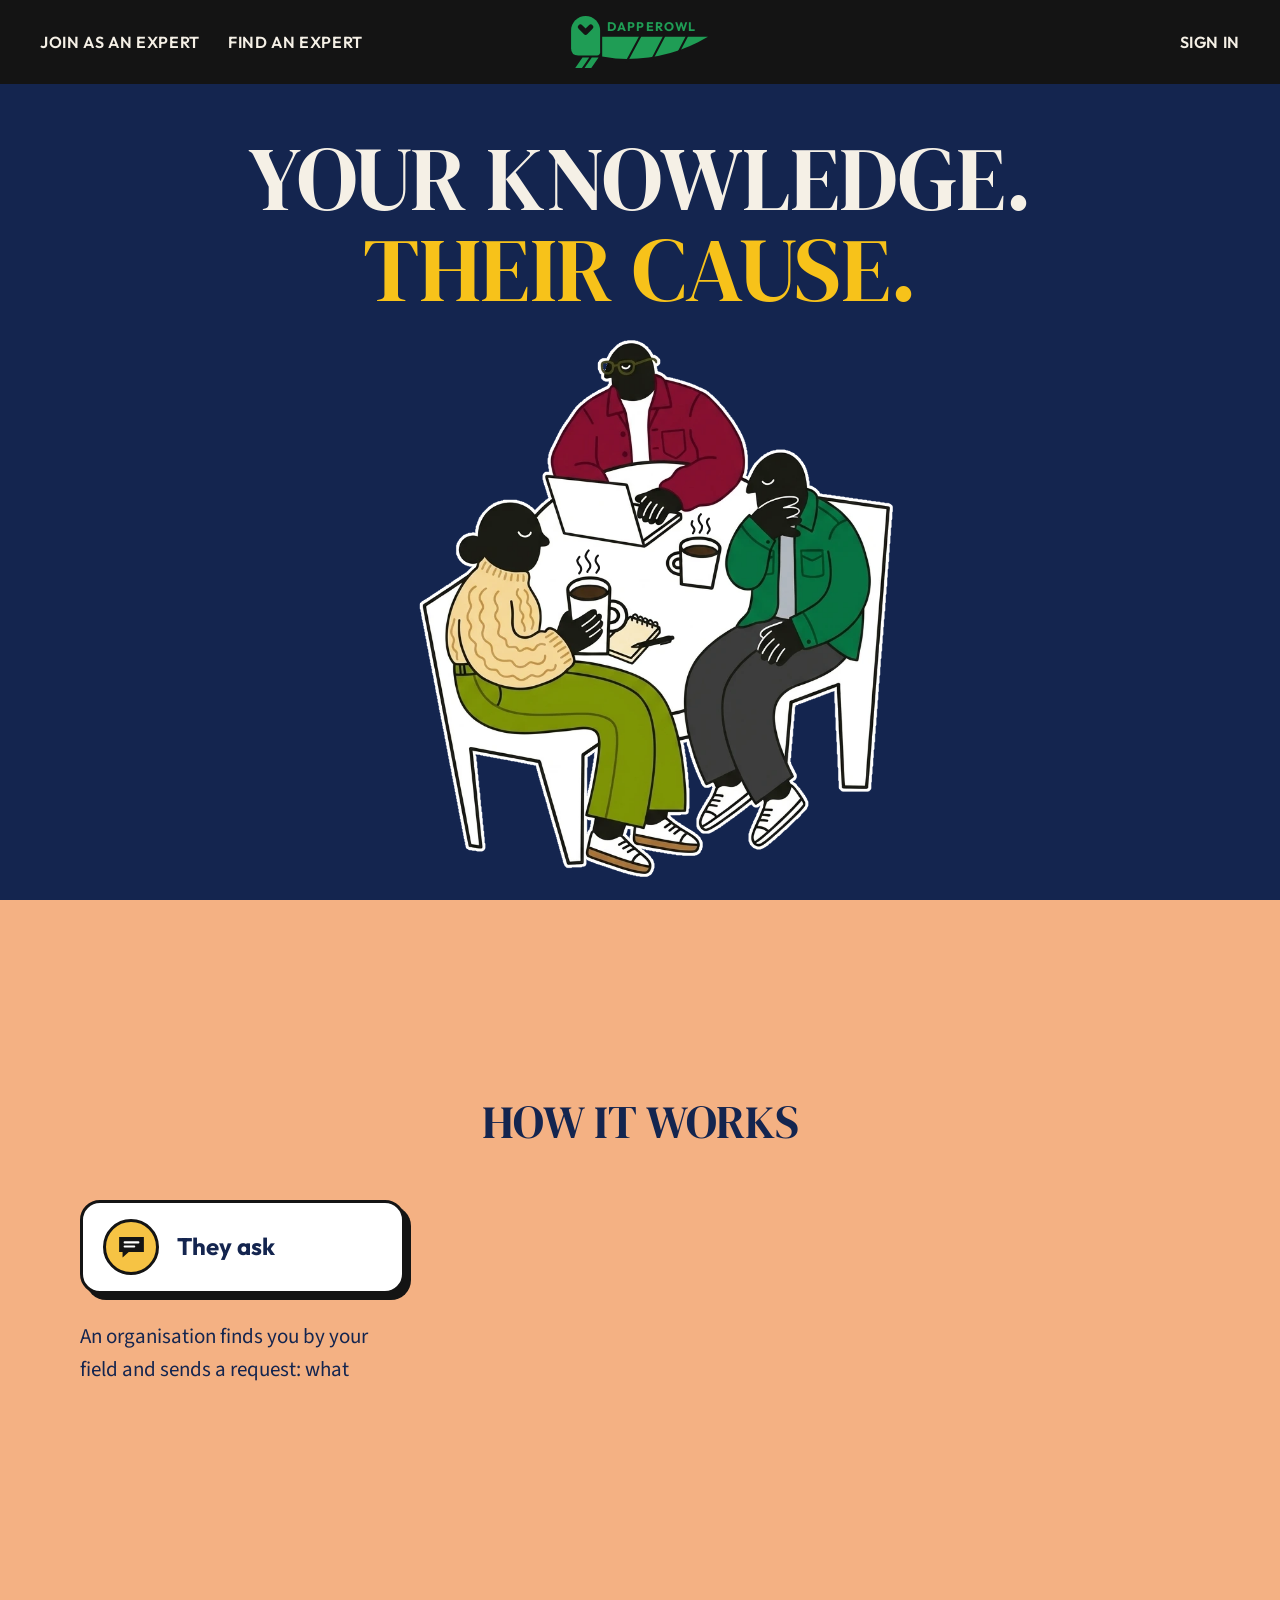
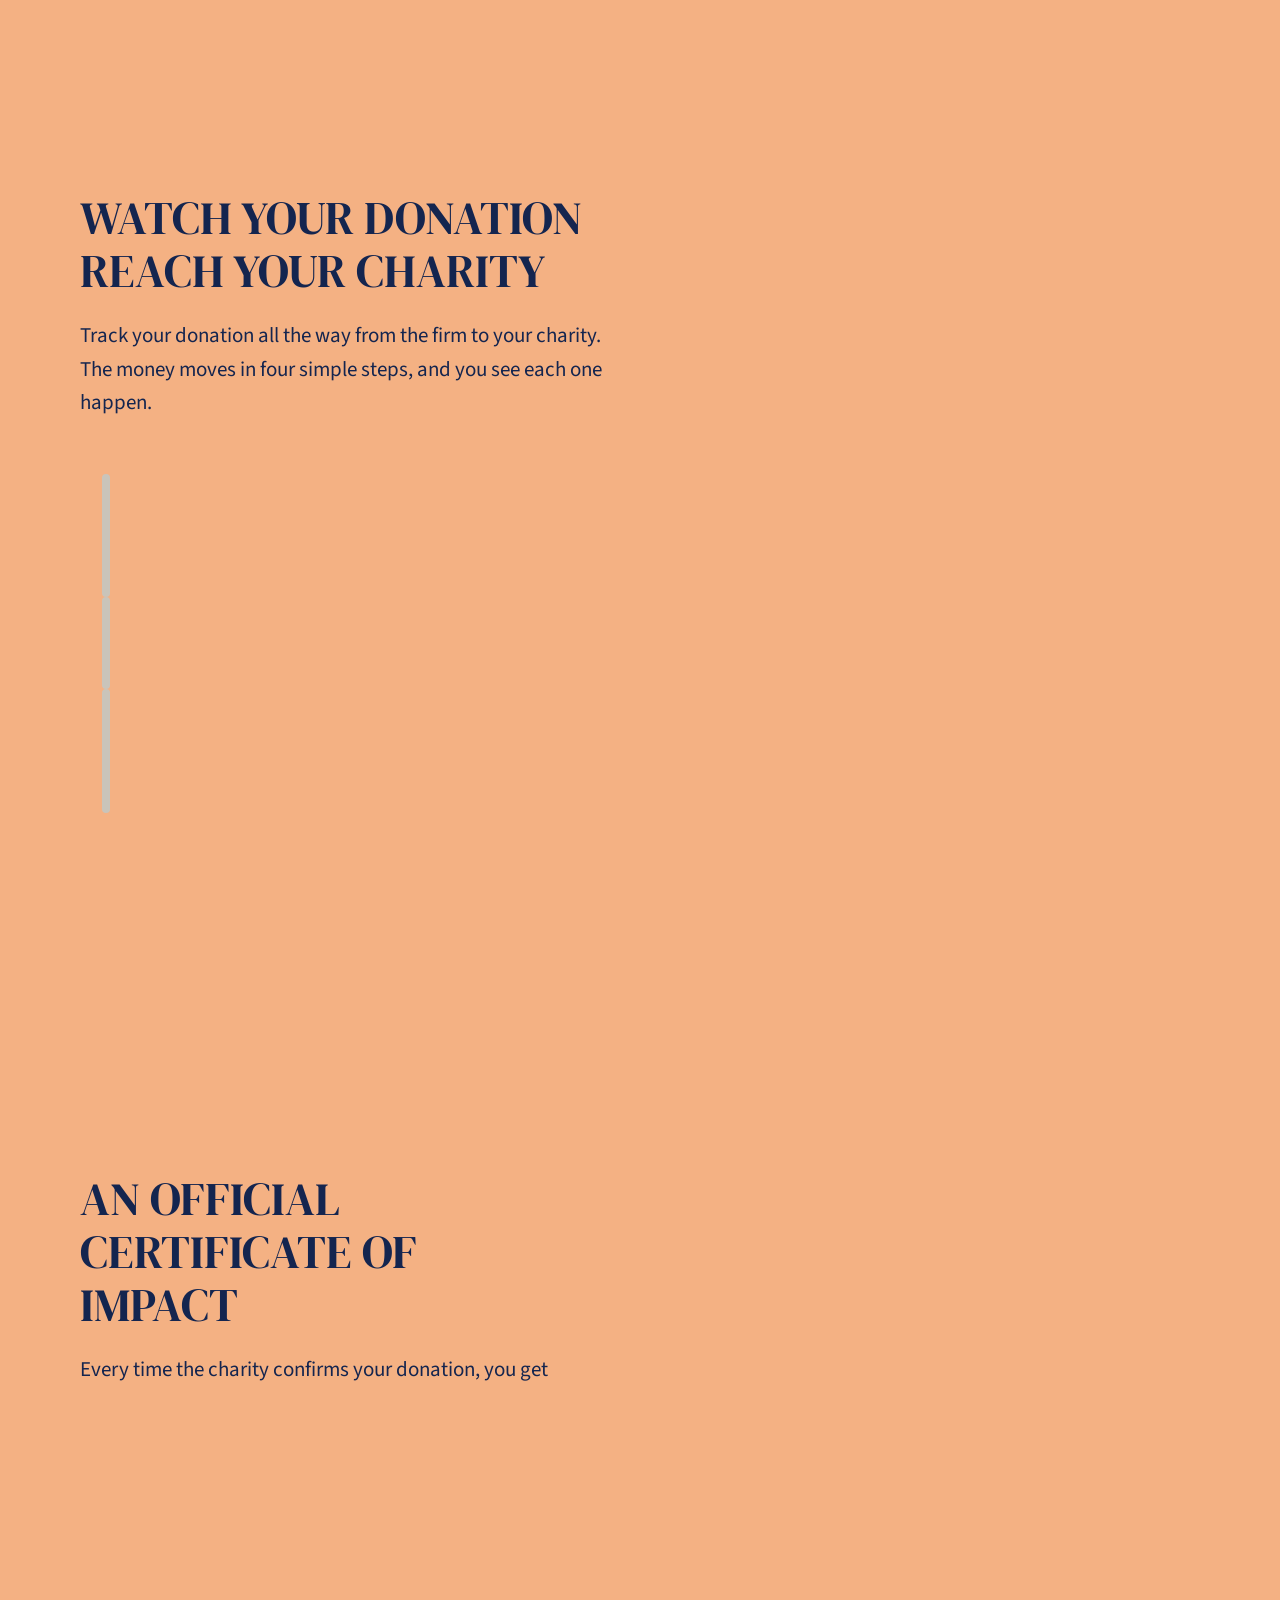
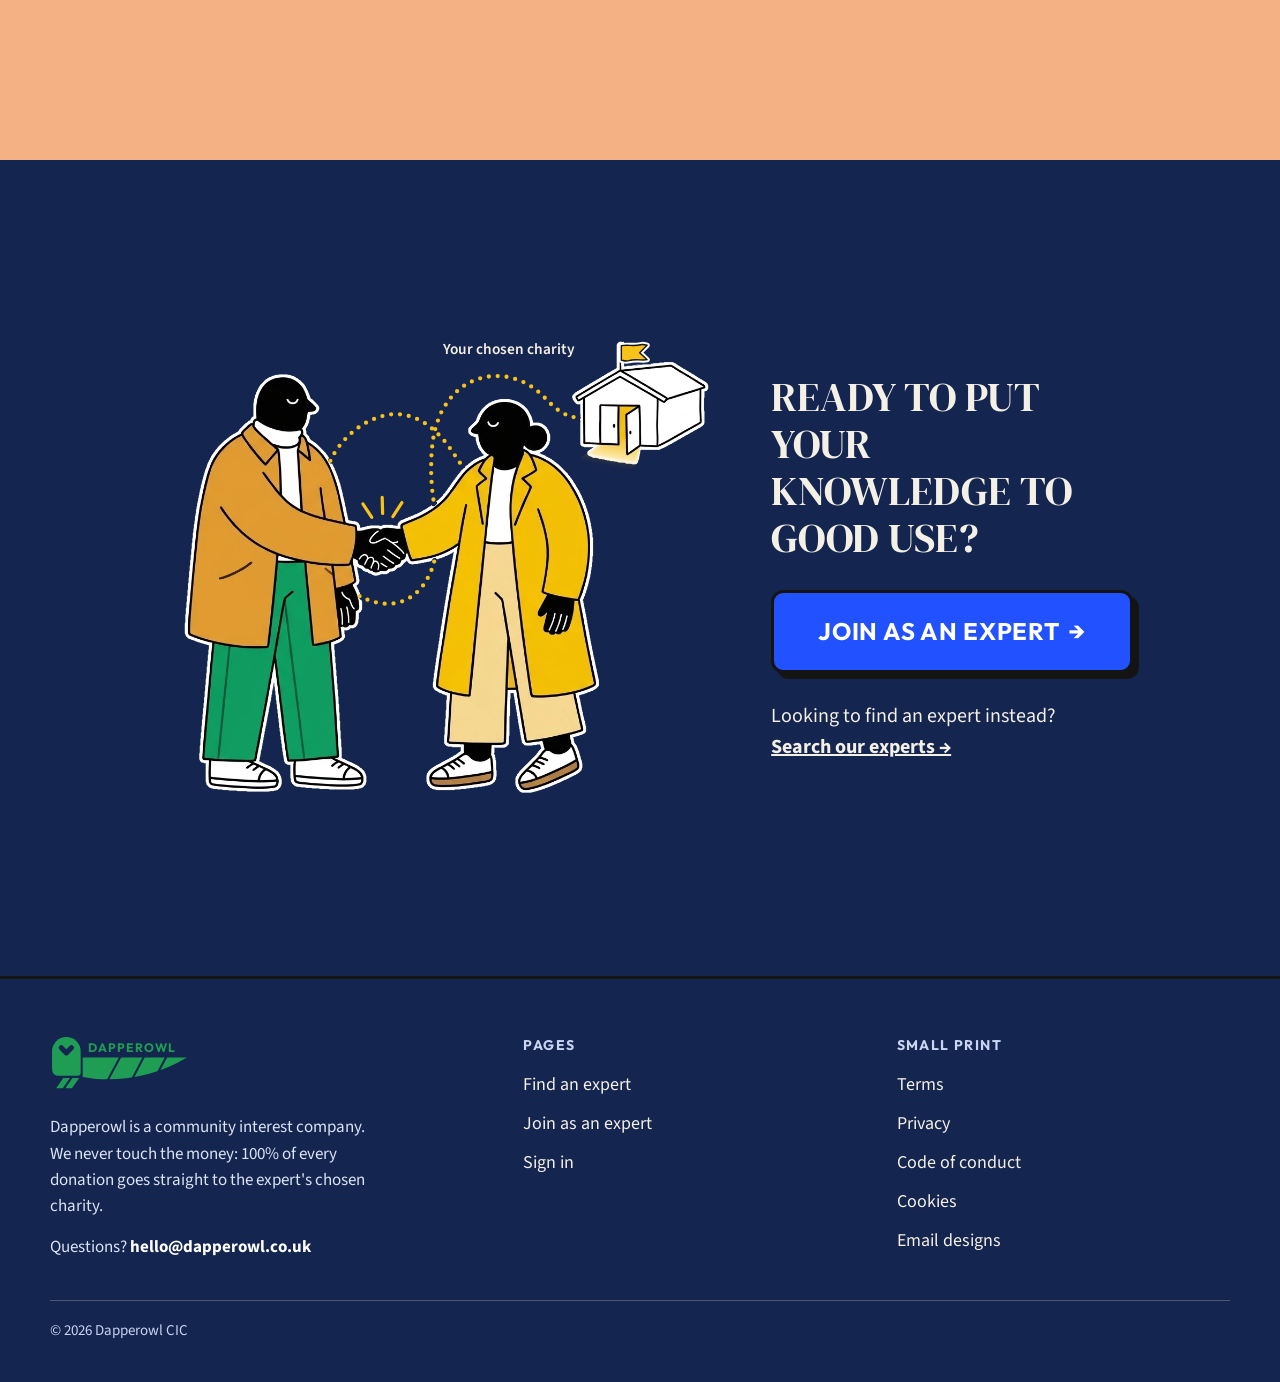
<file: index.html>
<!doctype html>
<html lang="en"><head><meta charset="utf-8"><meta name="viewport" content="width=device-width, initial-scale=1">
<meta property="og:title" content="Dapperowl: Specialise for charity">
<meta property="og:description" content="Experts share their knowledge; firms donate 100% to the expert’s chosen charity.">
<meta property="og:url" content="https://luke-w-l-m.github.io/dapperowl-prototype/">
<meta property="og:type" content="website">
<meta property="og:image" content="https://luke-w-l-m.github.io/dapperowl-prototype/og-image.png?v=2">
<meta property="og:image:width" content="1200">
<meta property="og:image:height" content="627">
<meta property="og:image:alt" content="Specialise for charity: three people talking over coffee at a round table">
<meta name="twitter:card" content="summary_large_image">
<meta name="twitter:title" content="Dapperowl: Specialise for charity">
<meta name="twitter:description" content="Experts share their knowledge; firms donate 100% to the expert’s chosen charity.">
<meta name="twitter:image" content="https://luke-w-l-m.github.io/dapperowl-prototype/og-image.png?v=2">
<meta name="twitter:image:alt" content="Specialise for charity: three people talking over coffee at a round table"><title>Dapperowl</title>
<title>Dapperowl Prototype</title>
<meta name="claude:viewport-fit-sides" content="cover">
<link rel="stylesheet" href="https://fonts.googleapis.com/css2?family=DM+Serif+Display&family=Outfit:wght@600;700&family=Source+Sans+3:wght@400;600;700&display=swap">
<link rel="stylesheet" href="styles.css">
<style>
/* Layout: a sequence of full-width colour bands taken from the drawing's clothes (cream, burgundy, olive, cream, cobalt, navy), joined by soft wavy edges. Big DM Serif headings sit on chunky outlined colour blobs; three small black-figure drawings; tilted cards with hard shadows. */
:root{ --sec:clamp(72px,10vw,128px); --artw:min(80vw,1000px); --spill:calc(var(--artw) * .14); /* image bottom has ~8% empty space, so the drawing itself spills ~6% */ --trk:#F6C344; --trktext:#14254F; --olive:#5E6B33; --burg:#7A1F2B; --cream:#F5F0E6; --sun:#F6C344; }
body{font-size:20px}
.band{position:relative;padding-block:var(--sec)}
.band .inner{position:relative;z-index:1}

/* headings with a blob behind */
.hd{text-align:center;margin:0 auto;font-family:var(--head);font-weight:400;font-size:clamp(40px,5.4vw,80px);line-height:1.28;text-transform:uppercase;max-width:20ch;color:var(--navy)}

/* Poster hero (30 Oct): cobalt band, huge two-line headline, one sentence, the table drawing big and spilling over the wavy edge */
.phero{position:relative;z-index:2;background:var(--navy);color:var(--cream);text-align:center;padding-top:clamp(56px,7vw,96px);padding-bottom:0}
.phero .inner{display:flex;flex-direction:column;align-items:center}
.ptitle{margin:0;font-family:var(--head);font-weight:400;text-transform:uppercase;line-height:1.02;font-size:clamp(32px,9.2vw,146px);letter-spacing:-.005em}
.ptitle span{display:block;white-space:nowrap}
.ptitle .l1{color:var(--cream)}.ptitle .l2{color:#F7C21A}
.part{position:relative;z-index:3;width:var(--artw);margin-top:calc(var(--artw) * -0.085);margin-bottom:calc(var(--spill) * -1)} /* the image has ~10% empty space above the figures */
.part picture,.part .hero-art{display:block;width:100%;height:auto;aspect-ratio:1/1}
.psteam{position:absolute;inset:0;width:100%;height:100%;overflow:visible;pointer-events:none}
.stm{transform-box:view-box}
.psteam .sw-under{stroke:#fff;stroke-width:8.25} /* thin white outline, matching the drawing */
@media (prefers-reduced-motion:no-preference){
  .stm{animation:steam 3s ease-in-out infinite}
  .stm2{animation-delay:-1.2s}
  .ptitle .l1,.ptitle .l2,.psub{animation:rise .8s cubic-bezier(.2,.7,.2,1) both}
  .ptitle .l2{animation-delay:.25s}
  .psub{animation-delay:.55s}
  .part{animation:settle 1s cubic-bezier(.2,.7,.2,1) .8s both}
}
@keyframes steam{0%{opacity:0;transform:translateY(8px)}30%{opacity:1}70%{opacity:.85}100%{opacity:0;transform:translateY(-16px)}}
@keyframes rise{from{opacity:0;transform:translateY(34px)}to{opacity:1;transform:none}}
@keyframes settle{from{opacity:0;transform:translateY(40px) scale(.97)}to{opacity:1;transform:none}}


.stmt{margin:0;font-family:var(--body);font-weight:700;font-size:clamp(22px,1.9vw,26px);line-height:1.6;max-width:52ch;color:var(--navy)}
.wsteps{list-style:none;margin:0;padding:0;display:flex;align-items:stretch;justify-content:center;gap:16px;flex-wrap:wrap}
.wsteps li:not(.arr){background:#fff;border:3px solid var(--ink);border-radius:20px;box-shadow:6px 6px 0 var(--ink);padding:24px 22px;display:flex;flex-direction:column;align-items:center;gap:10px;width:250px}
.wsteps .wi{width:76px;height:76px;border-radius:50%;background:var(--sun);border:3px solid var(--ink);display:grid;place-items:center}
.wsteps .wi svg{width:44px;height:44px}
.wsteps b{font-family:var(--ui);font-size:22px}
.wsteps span:not(.wi){font-size:17px;line-height:1.4}
.wsteps .arr{align-self:center;font-family:var(--ui);font-weight:700;font-size:36px;color:var(--navy)}
@media (max-width:900px){.wsteps .arr{transform:rotate(90deg);width:100%;text-align:center}.wsteps li:not(.arr){width:min(100%,340px)}}

.trk-head{position:relative;display:flex;flex-direction:column;align-items:center;justify-content:center;text-align:center;min-height:330px}
.trk-head .hd{position:relative;z-index:1}
/* keep the headline readable over the drifting charity names: a soft fade in the band's own yellow, no visible shape */
.trk-head .hd::after{content:"";position:absolute;inset:-34px -64px;z-index:-1;background:radial-gradient(closest-side,var(--trk) 72%,rgba(246,195,68,0));pointer-events:none}
.rows{position:absolute;top:50%;left:50%;width:100vw;transform:translate(-50%,-50%);display:flex;flex-direction:column;gap:18px;z-index:0;pointer-events:none;-webkit-mask-image:linear-gradient(90deg,transparent,#000 18%,#000 82%,transparent);mask-image:linear-gradient(90deg,transparent,#000 18%,#000 82%,transparent)}
.row{overflow:hidden}
.row .track{display:flex;gap:64px;width:max-content}
.row span{font-family:var(--head);font-size:clamp(26px,2.6vw,38px);line-height:1.2;color:var(--navy);opacity:.26;white-space:nowrap;position:relative}
.row span::after{content:'';position:absolute;right:-37px;top:50%;width:10px;height:10px;margin-top:-5px;border-radius:50%;background:var(--navy)}
.row.rtl .track{animation:rtl 60s linear infinite}
.row.ltr .track{animation:ltr 70s linear infinite}
.row:nth-child(3).ltr .track{animation-duration:54s}
@keyframes rtl{from{transform:translateX(0)}to{transform:translateX(-50%)}}
@keyframes ltr{from{transform:translateX(-50%)}to{transform:translateX(0)}}
.marq-note{margin:0;border:3px dashed var(--navy);color:var(--navy);border-radius:18px;padding:22px 24px;font-size:19px;line-height:1.45;opacity:.9}
.marq-note span{display:block;font-family:var(--ui);font-weight:700;font-size:14px;letter-spacing:.1em;text-transform:uppercase;margin-bottom:6px;opacity:.75}
.marq{display:flex;flex-direction:column;gap:14px;min-width:0}
.marq-lab{font-family:var(--ui);font-weight:600;font-size:14px;letter-spacing:.12em;text-transform:uppercase;color:rgba(245,240,230,.7)}
.marq-win{overflow:hidden;-webkit-mask-image:linear-gradient(90deg,transparent,#000 14%,#000 86%,transparent);mask-image:linear-gradient(90deg,transparent,#000 14%,#000 86%,transparent)}
.marq-track{display:flex;gap:56px;width:max-content;animation:marq 38s linear infinite}
.marq:hover .marq-track{animation-play-state:paused}
.marq-track span{font-family:var(--head);font-size:28px;line-height:1.1;color:var(--cream);opacity:.78;white-space:nowrap;mix-blend-mode:screen}
@keyframes marq{to{transform:translateX(calc(-50% - 28px))}}
.trk-wrap{display:grid;grid-template-columns:minmax(0,1fr) min(340px,30%);gap:36px;align-items:center;margin-top:48px}
.trk-wrap .ot{box-shadow:7px 7px 0 var(--ink)}
/* Send drawing (30 Oct): two aligned frames stacked; hovering for ~2.2s, pressed for ~0.5s, loop ~3s */
.send{position:relative;width:100%;max-width:340px;aspect-ratio:487/693;justify-self:center}
.send .sf,.send .sf img,.send .sword{position:absolute;inset:0;width:100%;height:100%;display:block}
.send .sf2{opacity:1}.send .sf1{opacity:0}
/* the sleeve is cut off at the picture's top and right edges: fade those edges into the band */
.send .sf{
  --fade-top:linear-gradient(to bottom,transparent 0,#000 8%);
  --fade-right:linear-gradient(to left,transparent 0,#000 8%); /* only beside the sleeve (top 44%), so the burst lines lower down stay crisp */
  -webkit-mask-image:var(--fade-top),var(--fade-right),linear-gradient(#000,#000);
  -webkit-mask-size:100% 100%,100% 44%,100% 57%;-webkit-mask-position:0 0,0 0,0 100%;-webkit-mask-repeat:no-repeat;
  -webkit-mask-composite:source-in,source-over;
  mask-image:var(--fade-top),var(--fade-right),linear-gradient(#000,#000);
  mask-size:100% 100%,100% 44%,100% 57%;mask-position:0 0,0 0,0 100%;mask-repeat:no-repeat;
  mask-composite:intersect,add}
.sword text{font-family:'DM Serif Display',Georgia,serif;font-size:84px;fill:#141414;letter-spacing:2px}
.sword-g{transform-box:view-box;transform-origin:140px 152px}
@media (prefers-reduced-motion:no-preference){
  .send .sf1{opacity:1;animation:sf1 3s step-end infinite}
  .send .sf2{opacity:0;animation:sf2 3s step-end infinite}
  .sword-g{animation:sword 3s ease-in-out infinite}
}
@keyframes sf1{0%{opacity:1}73.3%{opacity:0}90%{opacity:1}}
@keyframes sf2{0%{opacity:0}73.3%{opacity:1}90%{opacity:0}}
@keyframes sword{0%,73.3%,90%,100%{transform:scale(1)}80%{transform:scale(1.06)}}

.tilt{transition:transform .35s ease, box-shadow .35s ease;will-change:transform}
.cert-card{transform:rotate(-2.5deg)}
.cert-in{aspect-ratio:1.91/1;max-width:100%;background:var(--navy);color:var(--paper);border:3px solid var(--ink);border-radius:14px;padding:5% 6%;display:flex;flex-direction:column;justify-content:space-between;box-shadow:8px 8px 0 var(--ink);container-type:inline-size}
.cert-top{display:flex;justify-content:space-between;align-items:center;gap:12px}
.cert-logo{height:9cqw;width:auto}
.cert-kicker{font-family:var(--ui);font-weight:600;font-size:2.4cqw;letter-spacing:.14em;text-transform:uppercase;color:#C9D3F2;border:2px solid #C9D3F2;border-radius:999px;padding:.6cqw 1.8cqw}
.cert-body{display:flex;justify-content:space-between;align-items:flex-end;gap:4cqw;border-top:2px solid rgba(245,240,230,.35);border-bottom:2px solid rgba(245,240,230,.35);padding-block:3cqw}
.cert-left{display:flex;flex-direction:column;gap:1.2cqw;min-width:0}
.cert-name{font-family:var(--head);font-size:5cqw;line-height:1.05}
.cert-line{font-size:2.6cqw;color:#DCE3F5}
.cert-right{display:flex;flex-direction:column;align-items:flex-end;text-align:right;gap:.6cqw;flex:none}
.cert-amt{font-family:var(--head);font-size:11cqw;line-height:.9;color:#7FE0A6}
.cert-to{font-size:2.3cqw;line-height:1.3}
.cert-to b{font-family:var(--ui);font-size:2.7cqw}
.cert-foot{display:flex;justify-content:space-between;gap:2cqw;flex-wrap:wrap;font-family:var(--ui);font-weight:600;font-size:2cqw;color:#C9D3F2}

/* LinkedIn post with classic portrait certificate */
.post{margin:0;max-width:460px;background:#fff;border:3px solid var(--ink);border-radius:16px;overflow:hidden;box-shadow:8px 8px 0 var(--ink);transform:rotate(-2deg)}
.post .ph{display:flex;gap:10px;align-items:center;padding:14px 16px 6px}
.post .av{width:44px;height:44px;border-radius:50%;background:#E9E4D8;display:grid;place-items:end center;overflow:hidden;flex:none}
.post .av svg{width:36px;height:36px}
.post .ph b{font-size:15px;display:block;color:#191919;line-height:1.2}
.post .ph span{font-size:13px;color:#6b6b6b}
.post .pc{margin:0;padding:4px 16px 12px;font-size:15px;color:#191919;line-height:1.45}
.post .pa{display:flex;justify-content:space-around;border-top:1px solid #E8E8E8;padding:8px 6px;font-weight:600;font-size:14px;color:#666}
.cq{container-type:inline-size}
.cert{aspect-ratio:4/5;background:#fff;position:relative;overflow:hidden;color:var(--navy);border-top:1px solid #EEE;border-bottom:1px solid #EEE}
.c1 .frame{position:absolute;inset:4.5cqw;border:.5cqw solid var(--navy);outline:.25cqw solid var(--navy);outline-offset:-2.2cqw}
.c1 .in{position:absolute;inset:4.5cqw;display:flex;flex-direction:column;align-items:center;justify-content:center;text-align:center;gap:2.4cqw;padding:9cqw 8cqw 11cqw}
.c1 .logo{width:30cqw;height:auto}
.c1 .k{font-family:var(--ui);font-weight:600;font-size:3.2cqw;letter-spacing:.32em;text-transform:uppercase;color:var(--cobalt)}
.c1 .photo{width:24cqw;height:24cqw;border-radius:50%;border:.6cqw solid var(--navy);background:#E9E4D8;display:grid;place-items:end center;overflow:hidden;margin-block:1cqw}
.c1 .photo svg{width:78%;height:78%}
.c1 .nm{font-family:var(--head);font-size:6cqw;line-height:1.08}
.c1 .rule{width:16cqw;height:.4cqw;background:var(--navy);margin-block:.6cqw}
.c1 .amt{font-family:var(--head);font-size:12cqw;line-height:.9;color:#18743a}
.c1 .to{font-size:3.4cqw;line-height:1.35}
.c1 .to b{font-family:var(--ui);font-weight:700;display:block;font-size:4cqw}
.c1 .date{position:absolute;right:10cqw;top:9cqw;font-family:var(--ui);font-weight:500;font-size:2.8cqw;color:var(--muted)}


/* join */
.join{background:var(--navy);color:var(--cream);overflow:hidden}
/* Join band (30 Oct): handshake art left ~60%, words right ~40% */
.join .inner{display:grid;grid-template-columns:minmax(0,3fr) minmax(0,2fr);gap:48px;align-items:center}
.jtext{display:flex;flex-direction:column;align-items:flex-start;gap:28px;text-align:left}
.join .hd{color:var(--cream);--blob:var(--sun);text-align:left;margin:0;max-width:16ch}
.jart{position:relative;aspect-ratio:1200/896}
.jart picture,.jart .jimg{display:block;width:100%;height:auto}
.jart .jimg{position:relative;z-index:1}
.jdots,.jfront{position:absolute;inset:0;width:100%;height:100%;overflow:visible}
.jdots{z-index:0}.jfront{z-index:2;pointer-events:none}
.jpath{fill:none;stroke:#F7C21A;stroke-width:8;stroke-linecap:round;stroke-dasharray:0 16.54;stroke-dashoffset:0}
.jlabel{position:absolute;z-index:3;right:23%;top:2.5%;text-align:right;font-family:var(--body);font-weight:600;font-size:clamp(12px,1.2vw,16px);line-height:1.2;color:var(--cream);white-space:nowrap}
.jspark{transform-box:view-box;transform-origin:564px 372px}
@media (prefers-reduced-motion:no-preference){
  .jpath{animation:jdots var(--dur) linear infinite}
  .jspark{animation:jspark 1.6s ease-in-out infinite}
}
@keyframes jdots{from{stroke-dashoffset:calc(var(--shift) * 1px)}to{stroke-dashoffset:0}}
@keyframes jspark{0%,100%{opacity:.82;transform:scale(.88)}50%{opacity:1;transform:scale(1.08)}}
@media (max-width:900px){.join .inner{grid-template-columns:1fr;gap:32px}.jart{max-width:640px;width:100%;justify-self:center}}
.join p{margin:0;font-size:20px}
.join .link2{color:var(--cream);font-weight:700;white-space:nowrap}
.btn.lg{font-size:24px;padding:24px 44px;box-shadow:6px 6px 0 var(--ink)}
.btn .arr{display:inline-block;transition:transform .25s ease}
.btn:hover .arr{transform:translateX(6px)}

/* gentle reveal: content is always visible; it only slides and brightens slightly */
.rv{transition:transform .8s ease, opacity .8s ease}
.js .rv:not(.in){transform:translateY(26px);opacity:.35}

@media (max-width:900px){
  :root{--artw:calc(100vw - 32px)}
  .trk-wrap,.xgrid{grid-template-columns:1fr}
  .send{max-width:260px}
  .total{margin-left:0}
}
@media (prefers-reduced-motion:reduce){
  .row .track{animation:none!important}
  .marq-track{animation:none;flex-wrap:wrap;width:auto;gap:12px 32px}
  .marq-track span[aria-hidden]{display:none}
  .marq-win{-webkit-mask-image:none;mask-image:none}
  .rv,.tilt,.btn .arr{transition:none}
  .js .rv:not(.in){transform:none;opacity:1}
}

/* ===== Homepage layout (30 Oct): 5 full-screen sections, firm snap scrolling, straight edges, calmer sizing ===== */
:root{--topbar:86px;--tfs:min(8.4vw,10svh,112px)}
html{scroll-snap-type:y mandatory}
@media (max-width:900px),(max-height:700px){html{scroll-snap-type:y proximity}}
.snap{box-sizing:border-box;min-height:calc(100svh - var(--topbar));scroll-snap-align:start;scroll-margin-top:var(--topbar);display:flex;flex-direction:column;justify-content:center}
#site-foot{scroll-snap-align:end}
.snap > .inner{width:100%;max-width:1120px;margin-inline:auto}
.sec{background:#F4B183;padding-block:56px} /* apricot (30 Oct) */
.sgrid{display:grid;grid-template-columns:minmax(0,45fr) minmax(0,55fr);gap:64px;align-items:center}
.stext{display:flex;flex-direction:column;gap:22px;align-items:flex-start}
.svis{display:flex;flex-direction:column;align-items:center;gap:28px}
.svis > *{width:100%;max-width:440px}
.sec .hd{font-size:clamp(34px,3.6vw,52px);line-height:1.15;text-align:left;margin:0;max-width:none;color:var(--navy)}
.body{margin:0;font-family:var(--body);font-size:21px;line-height:1.6;max-width:55ch;color:var(--navy)}
/* 1 hero: everything on one screen */
.phero{background:var(--navy);padding:28px 0 0;overflow:hidden}
.phero .inner{display:flex;flex-direction:column;align-items:center;text-align:center}
.ptitle{font-size:var(--tfs);line-height:1.02}
.part{--artw:min(760px,88vw,calc((100svh - var(--topbar) - 2.1 * var(--tfs) - 80px) / .84));width:var(--artw);margin:calc(var(--artw) * -0.06) 0 calc(var(--artw) * -0.075)}
/* 2 what Dapperowl does: the 3 stages stacked */
.svis .wsteps{flex-direction:column;align-items:center;gap:10px;max-width:360px}
.svis .wsteps li:not(.arr){width:100%;flex-direction:row;gap:18px;padding:16px 20px;text-align:left}
.svis .wsteps .wi{width:56px;height:56px;flex:none}.svis .wsteps .wi svg{width:33px;height:33px}
.svis .wsteps b{font-size:24px}
.svis .wsteps .arr{transform:rotate(90deg);font-size:28px;line-height:1}
.svis .wsteps li > div,.svis .wsteps li > span:not(.wi){text-align:left}
/* 3 watch your donation */
.checks{list-style:none;margin:0;padding:0;display:flex;flex-direction:column;gap:12px}
.checks li{display:flex;align-items:center;gap:12px;font-family:var(--body);font-weight:700;font-size:21px;line-height:1.3;color:var(--navy)}
.ck{flex:none;width:28px;height:28px}
.svis .send{max-width:240px}
/* drifting charity names behind the SEND drawing (30 Oct) */
.sendwrap{position:relative;width:100%;max-width:440px;display:flex;justify-content:center}
.sendwrap .send{position:relative;z-index:1;width:100%}
.sendwrap .rows{position:absolute;inset:0;width:100%;top:0;left:0;transform:none;z-index:0;justify-content:center;gap:22px;overflow:hidden}
.sendwrap .row span{font-size:clamp(20px,1.8vw,26px);color:var(--navy);opacity:.18}
#tracker-demo .ot{padding:22px}
#tracker-demo .ot-status{font-size:17px}
#tracker-demo .ot-dot{width:46px;height:46px}
#tracker-demo .ot-stop,#tracker-demo .ot-btn{font-size:14px}
/* 4 certificate */
#certificate .svis > .certbtn{max-width:min(440px,calc((100svh - var(--topbar) - 160px) * .6))}
/* 4 certificate (30 Oct): straight, click to enlarge */
.certbtn{display:flex;flex-direction:column;align-items:center;gap:12px;cursor:zoom-in;border-radius:18px;outline-offset:6px}
.certbtn .post{width:100%;max-width:none;transform:none;transition:transform .25s ease,box-shadow .25s ease}
.certbtn:hover .post,.certbtn:focus-visible .post{transform:translateY(-4px);box-shadow:12px 12px 0 var(--ink)}
.certhint{font-family:var(--ui);font-weight:600;font-size:16px;color:var(--navy)}
.certdlg{padding:0;border:0;background:none;max-width:none;max-height:none;overflow:visible}
.certdlg::backdrop{background:rgba(20,37,79,.8)}
.certdlg-in{position:relative}
.certdlg-scale .post{transform:none;margin:0;box-shadow:10px 10px 0 var(--ink)}
.certdlg-x{position:absolute;z-index:2;top:-18px;right:-18px;width:48px;height:48px;border-radius:50%;background:#fff;border:3px solid var(--ink);color:var(--ink);font:700 30px/1 var(--ui);display:grid;place-items:center;cursor:pointer;padding:0}
.certdlg-x:hover{background:var(--sun)}
@media (prefers-reduced-motion:no-preference){
  .certdlg,.certdlg::backdrop{transition:opacity .2s ease}
  .certdlg.fading,.certdlg.fading::backdrop{opacity:0}
}
/* sequence start state: heading, then text line by line, then the certificate */
.cr-ready #cert-h,.cr-ready .cert-text .w{opacity:0;transition:opacity .35s ease}
.cr-ready .certbtn{opacity:0;transform:translateY(18px);transition:opacity .5s ease,transform .5s ease}
.cr-ready .on{opacity:1!important;transform:none!important}
/* 5 join band: unchanged, but a full screen with a straight top edge */
.join.snap{padding-block:56px}
.join .hd{font-size:clamp(30px,3.2vw,46px);line-height:1.15}
@media (max-width:900px){
  .sgrid{grid-template-columns:1fr;gap:36px}
  .svis > *{max-width:420px}
  :root{--tfs:min(9.2vw,11svh,112px)}
  .part{--artw:calc(100vw - 32px)}
  #tracker-demo .ot-stop,#tracker-demo .ot-btn{font-size:17px}
}

/* 2 How it works (30 Oct): centred heading, three columns, each box then its text; plays once on arrival */
.hiw{display:flex;flex-direction:column;align-items:center;gap:52px}
.hiw > .hd{text-align:center}
.hiw-cols{list-style:none;margin:0;padding:0;width:100%;display:grid;grid-template-columns:repeat(3,minmax(0,1fr));column-gap:72px;align-items:start}
.hiw-col{display:flex;flex-direction:column;gap:26px;min-width:0}
.hiw-box{display:flex;align-items:center;gap:18px;background:#fff;border:3px solid var(--ink);border-radius:20px;box-shadow:6px 6px 0 var(--ink);padding:16px 20px}
.hiw-box .wi{width:56px;height:56px;flex:none;border-radius:50%;background:var(--sun);border:3px solid var(--ink);display:grid;place-items:center}
.hiw-box .wi svg{width:33px;height:33px}
.hiw-box b{font-family:var(--ui);font-size:24px;line-height:1.2;color:var(--navy)}
.hiw-text{position:relative;margin:0;font-family:var(--body);font-size:21px;line-height:1.6;color:var(--navy)}
/* divider: centred in the gap to the left, only as tall as this column's text */
.hiw-line{position:absolute;top:0;bottom:0;left:-37px;width:2px;background:var(--navy)}
.hiw-sep{display:none}
/* sequence states (only when motion is allowed; the script adds .hiw-ready) */
.hiw-ready .hiw-box{opacity:0;transform:translateY(14px);transition:opacity .4s ease,transform .4s ease}
.hiw-ready .hiw-text .w,.hiw-ready .hiw-line,.hiw-ready .hiw-sep{opacity:0;transition:opacity .35s ease}
.hiw-ready .on{opacity:1!important;transform:none!important}
@media (max-width:900px){
  .hiw{gap:36px}
  .hiw-cols{grid-template-columns:1fr;row-gap:28px}
  .hiw-line{display:none}
  .hiw-sep{display:block;width:64px;height:2px;background:var(--navy);margin:0 auto 6px}
}

/* 3 Watch your donation (30 Oct): intro + vertical timeline left, SEND and guarantees right; plays once */
.wy{display:grid;grid-template-columns:minmax(0,55fr) minmax(0,45fr);gap:64px;align-items:center}
.wy-left{display:flex;flex-direction:column;gap:22px;min-width:0}
.wy-right{display:flex;flex-direction:column;align-items:center;gap:30px;min-width:0}
.wy-right .checks{align-self:center}
.wy-right .send{max-width:240px}
.tl{list-style:none;margin:6px 0 0;padding:0;display:flex;flex-direction:column;gap:22px}
.tl-step{position:relative;display:grid;grid-template-columns:52px minmax(0,1fr);column-gap:20px;align-items:start}
.tl-dot{position:relative;z-index:1;width:52px;height:52px;box-sizing:border-box;border-radius:50%;border:3px solid var(--ink);background:#18743a;display:grid;place-items:center;transition:background .35s ease,opacity .4s ease,transform .4s ease}
.tl-num{font-family:var(--ui);font-weight:700;font-size:22px;color:var(--navy);display:none}
.tl-tick{width:28px;height:28px}
.tl-body{display:flex;flex-direction:column;gap:2px;padding-top:9px}
.tl-name{font-family:var(--ui);font-weight:700;font-size:22px;line-height:1.25;color:var(--navy)}
.tl-text{margin:0;font-family:var(--body);font-size:21px;line-height:1.5;color:var(--navy)}
/* thick bar from this circle's centre to the next one's */
.tl-bar{position:absolute;z-index:0;left:22px;top:26px;bottom:-48px;width:8px;background:#C9C4BA;border-radius:4px;overflow:hidden}
.tl-fill{position:absolute;inset:0;background:#18743a;transform-origin:top;transform:scaleY(1)}
/* sequence start state (added by the script only when motion is allowed) */
.wy-ready .wy-intro .w,.wy-ready .tl-name,.wy-ready .tl-text .w,.wy-ready .checks li,.wy-ready .sendwrap{opacity:0;transition:opacity .35s ease}
.wy-ready .tl-dot{opacity:0;transform:scale(.85);background:#fff}
.wy-ready .tl-dot .tl-num{display:block}.wy-ready .tl-dot .tl-tick{display:none}
.wy-ready .tl-dot.done{background:#18743a}.wy-ready .tl-dot.done .tl-num{display:none}.wy-ready .tl-dot.done .tl-tick{display:block}
.wy-ready .tl-fill{transform:scaleY(0);transition-property:transform;transition-timing-function:linear}
.wy-ready .tl-fill.on{transform:scaleY(1)}
.wy-ready .on{opacity:1!important}
.wy-ready .tl-dot.on{transform:none}
.wy-ready .sendwrap:not(.on) .sf,.wy-ready .sendwrap:not(.on) .sword-g{animation-play-state:paused}
@media (max-width:900px){
  .wy{grid-template-columns:1fr;gap:40px}
}
</style>
</head><body>


<header id="site-head"></header>

<section class="snap phero gut" id="top" aria-label="Opening screen">
  <div class="inner">
    <h1 class="ptitle"><span class="l1">Your knowledge.</span> <span class="l2">Their cause.</span></h1>
    <div class="part">
      <picture>
        <source srcset="images/hero-art-outline.webp" type="image/webp">
        <img class="hero-art" src="images/hero-art-outline.png" width="1024" height="1024" fetchpriority="high" decoding="async" alt="Three people chatting over coffee at a round table: one typing on a laptop, one holding a mug, one thinking with a hand at his chin.">
      </picture>
      <svg class="psteam" viewBox="0 0 1024 1024" aria-hidden="true" fill="none" stroke="#141414" stroke-width="3.3" stroke-linecap="round" stroke-linejoin="round"><g class="stm stm1"><path class="sw-under" d="M417.5 440.0 C417.2 440.5 416.1 442.0 415.5 443.0 C414.9 444.0 414.1 445.0 414.0 446.0 C413.9 447.0 414.6 448.0 415.0 449.0 C415.4 450.0 415.8 451.0 416.5 452.0 C417.2 453.0 418.4 454.0 419.0 455.0 C419.6 456.0 419.8 457.0 420.0 458.0 C420.2 459.0 420.2 460.0 420.0 461.0 C419.8 462.0 419.0 463.2 418.5 464.0 C418.0 464.8 417.2 465.7 417.0 466.0"/><path class="sw-under" d="M432.0 430.0 C431.6 430.5 430.2 432.0 429.5 433.0 C428.8 434.0 428.4 435.0 428.0 436.0 C427.6 437.0 427.0 438.0 427.0 439.0 C427.0 440.0 427.5 441.0 428.0 442.0 C428.5 443.0 429.3 444.0 430.0 445.0 C430.7 446.0 431.3 447.0 432.0 448.0 C432.7 449.0 433.6 450.0 434.0 451.0 C434.4 452.0 434.5 453.0 434.5 454.0 C434.5 455.0 434.4 456.0 434.0 457.0 C433.6 458.0 432.7 459.0 432.0 460.0 C431.3 461.0 430.3 462.3 430.0 463.0 C429.7 463.7 430.0 463.8 430.0 464.0"/><path class="sw-under" d="M446.5 438.0 C446.1 438.5 444.6 440.0 444.0 441.0 C443.4 442.0 443.2 443.0 443.0 444.0 C442.8 445.0 442.8 446.0 443.0 447.0 C443.2 448.0 443.9 449.0 444.5 450.0 C445.1 451.0 445.9 452.0 446.5 453.0 C447.1 454.0 447.8 455.0 448.0 456.0 C448.2 457.0 448.3 458.0 448.0 459.0 C447.7 460.0 446.7 461.0 446.0 462.0 C445.3 463.0 444.3 464.5 444.0 465.0"/><path d="M417.5 440.0 C417.2 440.5 416.1 442.0 415.5 443.0 C414.9 444.0 414.1 445.0 414.0 446.0 C413.9 447.0 414.6 448.0 415.0 449.0 C415.4 450.0 415.8 451.0 416.5 452.0 C417.2 453.0 418.4 454.0 419.0 455.0 C419.6 456.0 419.8 457.0 420.0 458.0 C420.2 459.0 420.2 460.0 420.0 461.0 C419.8 462.0 419.0 463.2 418.5 464.0 C418.0 464.8 417.2 465.7 417.0 466.0"/><path d="M432.0 430.0 C431.6 430.5 430.2 432.0 429.5 433.0 C428.8 434.0 428.4 435.0 428.0 436.0 C427.6 437.0 427.0 438.0 427.0 439.0 C427.0 440.0 427.5 441.0 428.0 442.0 C428.5 443.0 429.3 444.0 430.0 445.0 C430.7 446.0 431.3 447.0 432.0 448.0 C432.7 449.0 433.6 450.0 434.0 451.0 C434.4 452.0 434.5 453.0 434.5 454.0 C434.5 455.0 434.4 456.0 434.0 457.0 C433.6 458.0 432.7 459.0 432.0 460.0 C431.3 461.0 430.3 462.3 430.0 463.0 C429.7 463.7 430.0 463.8 430.0 464.0"/><path d="M446.5 438.0 C446.1 438.5 444.6 440.0 444.0 441.0 C443.4 442.0 443.2 443.0 443.0 444.0 C442.8 445.0 442.8 446.0 443.0 447.0 C443.2 448.0 443.9 449.0 444.5 450.0 C445.1 451.0 445.9 452.0 446.5 453.0 C447.1 454.0 447.8 455.0 448.0 456.0 C448.2 457.0 448.3 458.0 448.0 459.0 C447.7 460.0 446.7 461.0 446.0 462.0 C445.3 463.0 444.3 464.5 444.0 465.0"/></g><g class="stm stm2"><path class="sw-under" d="M595.0 384.0 C594.8 384.5 594.2 386.0 594.0 387.0 C593.8 388.0 593.7 389.0 594.0 390.0 C594.3 391.0 595.3 392.0 596.0 393.0 C596.7 394.0 597.7 395.0 598.0 396.0 C598.3 397.0 598.2 398.0 598.0 399.0 C597.8 400.0 596.8 401.3 596.5 402.0 C596.2 402.7 596.1 402.8 596.0 403.0"/><path class="sw-under" d="M608.5 373.0 C608.1 373.5 606.6 375.0 606.0 376.0 C605.4 377.0 605.2 378.0 605.0 379.0 C604.8 380.0 604.8 381.0 605.0 382.0 C605.2 383.0 605.5 384.0 606.0 385.0 C606.5 386.0 607.3 387.0 608.0 388.0 C608.7 389.0 609.7 390.0 610.0 391.0 C610.3 392.0 610.1 393.0 610.0 394.0 C609.9 395.0 609.9 396.0 609.5 397.0 C609.1 398.0 608.0 399.2 607.5 400.0 C607.0 400.8 606.7 401.7 606.5 402.0"/><path class="sw-under" d="M621.0 380.0 C620.6 380.5 619.0 382.0 618.5 383.0 C618.0 384.0 617.9 385.0 618.0 386.0 C618.1 387.0 618.6 388.0 619.0 389.0 C619.4 390.0 620.0 391.0 620.5 392.0 C621.0 393.0 621.8 394.0 622.0 395.0 C622.2 396.0 622.3 397.0 622.0 398.0 C621.7 399.0 620.5 400.2 620.0 401.0 C619.5 401.8 619.2 402.7 619.0 403.0"/><path d="M595.0 384.0 C594.8 384.5 594.2 386.0 594.0 387.0 C593.8 388.0 593.7 389.0 594.0 390.0 C594.3 391.0 595.3 392.0 596.0 393.0 C596.7 394.0 597.7 395.0 598.0 396.0 C598.3 397.0 598.2 398.0 598.0 399.0 C597.8 400.0 596.8 401.3 596.5 402.0 C596.2 402.7 596.1 402.8 596.0 403.0"/><path d="M608.5 373.0 C608.1 373.5 606.6 375.0 606.0 376.0 C605.4 377.0 605.2 378.0 605.0 379.0 C604.8 380.0 604.8 381.0 605.0 382.0 C605.2 383.0 605.5 384.0 606.0 385.0 C606.5 386.0 607.3 387.0 608.0 388.0 C608.7 389.0 609.7 390.0 610.0 391.0 C610.3 392.0 610.1 393.0 610.0 394.0 C609.9 395.0 609.9 396.0 609.5 397.0 C609.1 398.0 608.0 399.2 607.5 400.0 C607.0 400.8 606.7 401.7 606.5 402.0"/><path d="M621.0 380.0 C620.6 380.5 619.0 382.0 618.5 383.0 C618.0 384.0 617.9 385.0 618.0 386.0 C618.1 387.0 618.6 388.0 619.0 389.0 C619.4 390.0 620.0 391.0 620.5 392.0 C621.0 393.0 621.8 394.0 622.0 395.0 C622.2 396.0 622.3 397.0 622.0 398.0 C621.7 399.0 620.5 400.2 620.0 401.0 C619.5 401.8 619.2 402.7 619.0 403.0"/></g></svg>
    </div>
  </div>
</section>

<section class="snap sec gut" id="what" aria-labelledby="what-h">
  <div class="inner hiw">
    <h2 class="hd" id="what-h">How it works</h2>
    <ol class="hiw-cols">
      <li class="hiw-col">
        <div class="hiw-box"><span class="wi"><svg viewBox="0 0 48 48" aria-hidden="true"><path d="M6 10h36v22H20l-9 8v-8H6z" fill="#141414"/><path d="M14 18h20M14 24h14" stroke="#fff" stroke-width="3" stroke-linecap="round"/></svg></span><b>They ask</b></div>
        <p class="hiw-text">An organisation finds you by your field and sends a request: what they'd like to know, some time slots which suit them, and a proposed donation sum they'll make to your charity.</p>
      </li>
      <li class="hiw-col">
        <span class="hiw-sep" aria-hidden="true"></span>
        <div class="hiw-box"><span class="wi"><svg viewBox="0 0 48 48" aria-hidden="true"><circle cx="16" cy="16" r="7" fill="#141414"/><circle cx="33" cy="16" r="7" fill="#141414"/><path d="M4 40c0-8 5-13 12-13s12 5 12 13zM21 40c0-8 5-13 12-13s12 5 12 13z" fill="#141414"/></svg></span><b>You share</b></div>
        <p class="hiw-text"><span class="hiw-line" aria-hidden="true"></span>If it feels right, accept and pick a time. Meet online or in person and share what you know. You can decline any request or question.</p>
      </li>
      <li class="hiw-col">
        <span class="hiw-sep" aria-hidden="true"></span>
        <div class="hiw-box"><span class="wi"><svg viewBox="0 0 48 48" aria-hidden="true"><path d="M24 4L6 14v4h36v-4z" fill="#141414"/><path d="M10 21h5v14h-5zM21.5 21h5v14h-5zM33 21h5v14h-5z" fill="#141414"/><path d="M6 38h36v5H6z" fill="#141414"/></svg></span><b>Your charity receives</b></div>
        <p class="hiw-text"><span class="hiw-line" aria-hidden="true"></span>Afterwards, press Send. The firm donates straight to your chosen charity, and you can watch it arrive. 100% of it, every time.</p>
      </li>
    </ol>
  </div>
</section>

<section class="snap sec gut" id="tracker" aria-labelledby="trk-h">
  <div class="inner wy">
    <div class="wy-left">
      <h2 class="hd" id="trk-h">Watch your donation reach your charity</h2>
      <p class="body wy-intro">Track your donation all the way from the firm to your charity. The money moves in four simple steps, and you see each one happen.</p>
      <ol class="tl">
        <li class="tl-step"><span class="tl-bar" aria-hidden="true"><span class="tl-fill"></span></span>
          <span class="tl-dot"><span class="tl-num">1</span><svg class="tl-tick" viewBox="0 0 24 24" aria-hidden="true"><path d="M5 12.5l4.5 4.5L19 7.5" fill="none" stroke="#fff" stroke-width="3.4" stroke-linecap="round" stroke-linejoin="round"/></svg></span>
          <div class="tl-body"><b class="tl-name">Pledged</b><p class="tl-text">Dapperowl sets up the meeting, and the firm pledges a donation to your charity.</p></div>
        </li>
        <li class="tl-step"><span class="tl-bar" aria-hidden="true"><span class="tl-fill"></span></span>
          <span class="tl-dot"><span class="tl-num">2</span><svg class="tl-tick" viewBox="0 0 24 24" aria-hidden="true"><path d="M5 12.5l4.5 4.5L19 7.5" fill="none" stroke="#fff" stroke-width="3.4" stroke-linecap="round" stroke-linejoin="round"/></svg></span>
          <div class="tl-body"><b class="tl-name">You send it</b><p class="tl-text">After the meeting, press Send to release the donation.</p></div>
        </li>
        <li class="tl-step"><span class="tl-bar" aria-hidden="true"><span class="tl-fill"></span></span>
          <span class="tl-dot"><span class="tl-num">3</span><svg class="tl-tick" viewBox="0 0 24 24" aria-hidden="true"><path d="M5 12.5l4.5 4.5L19 7.5" fill="none" stroke="#fff" stroke-width="3.4" stroke-linecap="round" stroke-linejoin="round"/></svg></span>
          <div class="tl-body"><b class="tl-name">Firm paid</b><p class="tl-text">The firm donates on the charity's own website and uploads the receipt.</p></div>
        </li>
        <li class="tl-step">
          <span class="tl-dot"><span class="tl-num">4</span><svg class="tl-tick" viewBox="0 0 24 24" aria-hidden="true"><path d="M5 12.5l4.5 4.5L19 7.5" fill="none" stroke="#fff" stroke-width="3.4" stroke-linecap="round" stroke-linejoin="round"/></svg></span>
          <div class="tl-body"><b class="tl-name">Charity received</b><p class="tl-text">The charity confirms it and thanks you directly.</p></div>
        </li>
      </ol>
    </div>
    <div class="wy-right">
      <div class="sendwrap">
        <div class="rows" aria-hidden="true"><div class="row ltr"><div class="track"><span>Harbour Lights Hospice</span><span>Glen Affric Wildlife Trust</span><span>The Reading Tree</span><span>Brightwater Children's Fund</span><span>Moorland Mountain Rescue</span><span>Kindred Kitchens</span><span>Harbour Lights Hospice</span><span>Glen Affric Wildlife Trust</span><span>The Reading Tree</span><span>Brightwater Children's Fund</span><span>Moorland Mountain Rescue</span><span>Kindred Kitchens</span></div></div><div class="row rtl"><div class="track"><span>Loch Broom Lifeboat Fund</span><span>Second Spring Dementia Care</span><span>Open Door Shelters</span><span>Little Lungs Foundation</span><span>Bridges to Literacy</span><span>Riverside Youth Music</span><span>Loch Broom Lifeboat Fund</span><span>Second Spring Dementia Care</span><span>Open Door Shelters</span><span>Little Lungs Foundation</span><span>Bridges to Literacy</span><span>Riverside Youth Music</span></div></div><div class="row ltr"><div class="track"><span>Northern Woodland Trust</span><span>Oban Food Bank</span><span>Seafarers Support Network</span><span>Veterans' Workshop</span><span>Yorkshire Carers Trust</span><span>Green Corridor Trust</span><span>Northern Woodland Trust</span><span>Oban Food Bank</span><span>Seafarers Support Network</span><span>Veterans' Workshop</span><span>Yorkshire Carers Trust</span><span>Green Corridor Trust</span></div></div></div>
        <div class="send" role="img" aria-label="Drawing: a finger pressing a big Send button">
        <picture class="sf sf1"><source srcset="images/send-1.webp" type="image/webp"><img src="images/send-1.png" width="487" height="693" alt="" loading="lazy" decoding="async"></picture>
        <picture class="sf sf2"><source srcset="images/send-2.webp" type="image/webp"><img src="images/send-2.png" width="487" height="693" alt="" loading="lazy" decoding="async"></picture>
        <svg class="sword" viewBox="0 0 487 693" aria-hidden="true">
          <g class="sword-g">
            <text x="140" y="190" text-anchor="middle" transform="rotate(-6 140 165)">SEND</text>
            <g class="sbursts" fill="none" stroke="#141414" stroke-width="9" stroke-linecap="round">
              <path d="M6 134 L28 143 M3 174 L27 172 M10 212 L32 199"/>
              <path d="M86 82 L95 105 M140 70 L140 95 M196 76 L187 101"/>
              <path d="M262 104 L244 120 M273 146 L252 149 M266 182 L248 172"/>
            </g>
          </g>
        </svg>
      </div>
      </div>
      <ul class="checks">
        <li><svg class="ck" viewBox="0 0 34 34" aria-hidden="true"><circle cx="17" cy="17" r="15" fill="#141414"/><path d="M10 17.5l4.5 4.5L24 12.5" fill="none" stroke="#F5F0E6" stroke-width="3.6" stroke-linecap="round" stroke-linejoin="round"/></svg>100% of every donation reaches the charity</li>
        <li><svg class="ck" viewBox="0 0 34 34" aria-hidden="true"><circle cx="17" cy="17" r="15" fill="#141414"/><path d="M10 17.5l4.5 4.5L24 12.5" fill="none" stroke="#F5F0E6" stroke-width="3.6" stroke-linecap="round" stroke-linejoin="round"/></svg>Dapperowl never touches the money</li>
        <li><svg class="ck" viewBox="0 0 34 34" aria-hidden="true"><circle cx="17" cy="17" r="15" fill="#141414"/><path d="M10 17.5l4.5 4.5L24 12.5" fill="none" stroke="#F5F0E6" stroke-width="3.6" stroke-linecap="round" stroke-linejoin="round"/></svg>Firms donate straight to your chosen charity</li>
      </ul>
    </div>
  </div>
</section>

<section class="snap sec gut" id="certificate" aria-labelledby="cert-h">
  <div class="inner sgrid">
    <div class="stext">
      <h2 class="hd" id="cert-h">An official certificate of impact</h2>
      <p class="body cert-text">Every time the charity confirms your donation, you get an official certificate of impact to post on LinkedIn in one click. It shows your photo, name, the amount and the charity. The firm stays anonymous unless it chooses to be named.</p>
    </div>
    <div class="svis">
      <div class="certbtn" role="button" tabindex="0" aria-haspopup="dialog" aria-label="Enlarge the example certificate">
        <figure class="post" aria-label="Example LinkedIn post with an impact certificate">
          <div class="ph"><span class="av"><svg viewBox="0 0 60 60" aria-hidden="true"><circle cx="30" cy="22" r="13" fill="#141414"/><path d="M6 60c0-15 11-23 24-23s24 8 24 23z" fill="#141414"/></svg></span><div><b>The Hon. Inglebert Montgomery-Smythe</b><span>Founder, Broom Bay Seaweed · 1h</span></div></div>
          <p class="pc">Proud to have shared what I know about Scottish seaweed farming, and that £500 went straight to Loch Broom Lifeboat Fund.</p>
          <div class="cq"><div class="cert c1"><div class="frame"></div><div class="in"><svg class="logo" viewBox="18 14 274 108" aria-label="Dapperowl"><path d="M50 18 A28 28 0 0 1 78 46 L78 88 Q78 94 72 94 L36 94 Q22 94 22 80 L22 46 A28 28 0 0 1 50 18 Z" fill="#1F9D55"/><path d="M-10 -5 L0 5 L10 -5" transform="translate(50 44)" fill="none" stroke="#fff" stroke-width="10" stroke-linecap="round" stroke-linejoin="round"/><path d="M44 98 L57 98 L43 118 L30 118 Z M62 98 L75 98 L61 118 L48 118 Z" fill="#1F9D55"/><path d="M82 58 L286 58 Q206 106 108 100 L82 96 Z" fill="#1F9D55"/><path d="M156 56 L128 108 M202 56 L178 102 M246 56 L228 90" stroke="#fff" stroke-width="4"/><text x="92" y="46.4" font-family="Outfit, sans-serif" font-weight="700" font-size="24" letter-spacing="2" fill="#1F9D55">DAPPEROWL</text></svg><span class="k">Certificate of impact</span><div class="photo"><svg viewBox="0 0 60 60" aria-hidden="true"><circle cx="30" cy="22" r="13" fill="#141414"/><path d="M6 60c0-15 11-23 24-23s24 8 24 23z" fill="#141414"/></svg></div><span class="nm">The Hon. Inglebert Montgomery-Smythe</span><span class="rule"></span><span class="amt">£500</span><span class="to">donated to<b>Loch Broom Lifeboat Fund</b></span></div><span class="date">October 2026</span></div></div>
          <div class="pa"><span>Like</span><span>Comment</span><span>Share</span></div>
        </figure>
        <span class="certhint" aria-hidden="true">Click to enlarge</span>
      </div>
    </div>
  </div>
  <dialog class="certdlg" aria-label="Example certificate of impact, enlarged">
    <div class="certdlg-in">
      <button type="button" class="certdlg-x" aria-label="Close"><span aria-hidden="true">×</span></button>
      <div class="certdlg-scale"></div>
    </div>
  </dialog>
</section>

<section class="snap band join gut" id="join">
  <div class="inner rv">
    <div class="jart">
      <svg class="jdots" viewBox="0 0 1200 896" aria-hidden="true">
        <path class="jpath" style="--shift:810.46;--dur:6.0s" d="M505.0 497.0 C508.4 497.7 519.4 499.5 525.2 501.4 C531.0 503.3 534.6 506.6 539.6 508.5 C544.6 510.4 549.8 511.5 555.0 512.5 C560.2 513.5 565.7 514.3 571.0 514.5 C576.3 514.7 581.8 514.4 587.0 513.5 C592.2 512.6 597.5 511.3 602.5 509.4 C607.5 507.5 612.3 505.0 616.8 502.1 C621.3 499.2 625.6 495.7 629.6 492.0 C633.6 488.3 637.3 484.1 640.5 479.7 C643.7 475.3 646.4 470.7 649.0 465.9 C651.6 461.1 653.9 456.2 655.9 451.1 C657.9 446.0 660.1 447.2 660.8 435.4 C661.5 423.5 660.2 398.1 660.0 380.0 C659.8 361.9 660.0 338.0 659.7 326.5 C659.4 315.0 658.5 316.2 658.0 310.8 C657.5 305.4 656.8 299.8 656.4 294.2 C656.0 288.6 655.6 282.9 655.4 277.2 C655.2 271.5 655.2 265.8 655.2 260.2 C655.2 254.5 655.3 249.0 655.5 243.3 C655.7 237.6 656.1 231.9 656.6 226.2 C657.1 220.5 657.7 214.9 658.6 209.2 C659.5 203.5 660.5 197.7 661.9 192.1 C663.3 186.5 664.9 181.1 666.8 175.7 C668.6 170.3 670.5 164.7 673.0 159.5 C675.5 154.3 678.4 149.3 681.5 144.5 C684.6 139.7 687.9 134.8 691.5 130.5 C695.1 126.2 698.8 122.2 702.9 118.4 C707.0 114.7 711.6 111.1 716.2 108.0 C720.8 104.9 725.6 102.2 730.5 99.9 C735.4 97.6 740.6 95.6 745.8 94.1 C751.0 92.5 756.2 91.3 761.6 90.6 C767.0 89.9 772.6 89.7 778.0 89.7 C783.4 89.7 788.7 89.9 794.0 90.7 C799.3 91.5 804.5 92.8 809.7 94.3 C814.9 95.8 820.2 97.6 825.1 99.8 C830.0 102.0 834.6 104.6 839.1 107.3 C843.6 110.0 847.7 112.9 851.9 116.2 C856.1 119.5 860.2 123.5 864.1 127.2 C868.0 130.9 871.4 134.6 875.1 138.2 C878.8 141.8 882.5 145.4 886.5 148.7 C890.5 152.0 894.8 155.2 899.3 157.8 C903.8 160.4 908.5 162.7 913.3 164.4 C918.1 166.1 922.4 166.2 927.9 167.8 C933.4 169.4 943.0 173.0 946.0 174.0"/>
        <path class="jpath" style="--shift:347.34;--dur:2.57s" d="M458.0 262.0 C459.8 259.2 465.5 250.4 468.5 245.3 C471.5 240.2 473.1 235.9 476.0 231.3 C478.9 226.7 482.4 222.0 485.9 217.6 C489.4 213.2 493.1 209.1 497.0 205.1 C500.9 201.1 505.2 197.1 509.5 193.4 C513.8 189.8 518.2 186.4 522.9 183.2 C527.6 180.0 532.8 176.9 537.9 174.3 C543.0 171.7 548.1 169.7 553.4 167.8 C558.7 165.9 564.3 164.0 569.9 162.8 C575.5 161.6 581.2 160.7 586.9 160.6 C592.6 160.5 598.3 161.1 603.9 162.0 C609.5 162.9 615.0 164.3 620.4 166.2 C625.8 168.1 631.0 170.5 636.0 173.2 C641.0 175.9 646.0 179.2 650.3 182.4 C654.6 185.6 658.0 188.6 661.9 192.1 C665.8 195.6 670.1 199.6 673.9 203.7 C677.7 207.8 681.3 212.2 684.7 216.6 C688.1 221.0 691.1 225.4 694.2 229.9 C697.3 234.4 700.4 238.9 703.5 243.4 C706.6 247.9 709.5 252.5 712.6 256.9 C715.7 261.3 720.4 267.8 722.0 270.0"/>
      </svg>
      <picture>
        <source srcset="images/handshake.webp" type="image/webp">
        <img class="jimg" src="images/handshake.png" width="1200" height="896" loading="lazy" decoding="async" alt="Two people shake hands. A dotted yellow path loops from their hands to a small community hall with a yellow flag and an open door: their chosen charity.">
      </picture>
      <svg class="jfront" viewBox="0 0 1200 896" aria-hidden="true">
        <g class="jflag"><path d="M1010 33 C1022 29 1034 38 1046 33 C1050 32 1054 32 1058 34 L1045 47 L1058 60 C1048 63 1036 55 1024 60 C1018 62 1013 61 1010 60 Z" fill="#fff" stroke="#fff" stroke-width="10" stroke-linejoin="round"><animate attributeName="d" dur="2.5s" repeatCount="indefinite" calcMode="spline" keyTimes="0;0.33;0.66;1" keySplines=".45 0 .55 1;.45 0 .55 1;.45 0 .55 1" values="M1010 33 C1022 29 1034 38 1046 33 C1050 32 1054 32 1058 34 L1045 47 L1058 60 C1048 63 1036 55 1024 60 C1018 62 1013 61 1010 60 Z;M1010 33 C1021 37 1033 28 1046 35 C1050 37 1054 34 1058 37 L1046 49 L1058 62 C1048 59 1035 64 1024 59 C1018 56 1013 59 1010 60 Z;M1010 33 C1023 31 1032 34 1046 31 C1050 30 1054 31 1058 32 L1044 46 L1058 59 C1047 61 1037 57 1024 61 C1017 63 1013 60 1010 60 Z;M1010 33 C1022 29 1034 38 1046 33 C1050 32 1054 32 1058 34 L1045 47 L1058 60 C1048 63 1036 55 1024 60 C1018 62 1013 61 1010 60 Z"/></path><path d="M1010 33 C1022 29 1034 38 1046 33 C1050 32 1054 32 1058 34 L1045 47 L1058 60 C1048 63 1036 55 1024 60 C1018 62 1013 61 1010 60 Z" fill="#F7C21A" stroke="#141414" stroke-width="2.6" stroke-linejoin="round"><animate attributeName="d" dur="2.5s" repeatCount="indefinite" calcMode="spline" keyTimes="0;0.33;0.66;1" keySplines=".45 0 .55 1;.45 0 .55 1;.45 0 .55 1" values="M1010 33 C1022 29 1034 38 1046 33 C1050 32 1054 32 1058 34 L1045 47 L1058 60 C1048 63 1036 55 1024 60 C1018 62 1013 61 1010 60 Z;M1010 33 C1021 37 1033 28 1046 35 C1050 37 1054 34 1058 37 L1046 49 L1058 62 C1048 59 1035 64 1024 59 C1018 56 1013 59 1010 60 Z;M1010 33 C1023 31 1032 34 1046 31 C1050 30 1054 31 1058 32 L1044 46 L1058 59 C1047 61 1037 57 1024 61 C1017 63 1013 60 1010 60 Z;M1010 33 C1022 29 1034 38 1046 33 C1050 32 1054 32 1058 34 L1045 47 L1058 60 C1048 63 1036 55 1024 60 C1018 62 1013 61 1010 60 Z"/></path></g>
        <g class="jspark"><line x1="563.8" y1="316.0" x2="564.6" y2="346.0" stroke="#F7C21A" stroke-width="6" stroke-linecap="round"/><line x1="600.6" y1="325.7" x2="583.7" y2="351.8" stroke="#F7C21A" stroke-width="6" stroke-linecap="round"/><line x1="527.8" y1="328.1" x2="544.4" y2="353.4" stroke="#F7C21A" stroke-width="6" stroke-linecap="round"/></g>
      </svg>
      <span class="jlabel" aria-hidden="true">Your chosen charity</span>
    </div>
    <div class="jtext">
      <h2 class="hd"><span>Ready to put your knowledge to good use?</span></h2>
      <a class="btn lg" href="join.html">Join as an expert <span class="arr">→</span></a>
      <p>Looking to find an expert instead? <a class="link2" href="find.html">Search our experts →</a></p>
    </div>
  </div>
</section>

<footer id="site-foot"></footer>
<script src="site.js"></script>
<script>
(function(){ // Certificate: heading, then text line by line, then the certificate (plays once)
  const sec=document.getElementById('certificate'); if(!sec) return;
  if(matchMedia('(prefers-reduced-motion: reduce)').matches || !('IntersectionObserver' in window)) return;
  const p=sec.querySelector('.cert-text');
  [...p.childNodes].forEach(n=>{ if(n.nodeType!==3) return; const f=document.createDocumentFragment();
    n.textContent.split(/(\s+)/).forEach(part=>{ if(!part) return; if(/^\s+$/.test(part)) f.appendChild(document.createTextNode(part)); else { const w=document.createElement('span'); w.className='w'; w.textContent=part; f.appendChild(w); } });
    p.replaceChild(f,n); });
  const linesOf=()=>{ const g=[]; let top=null; p.querySelectorAll('.w').forEach(w=>{ const t=w.offsetTop; if(top===null||Math.abs(t-top)>4){ g.push([]); top=t; } g[g.length-1].push(w); }); return g; };
  sec.classList.add('cr-ready');
  const wait=ms=>new Promise(r=>setTimeout(r,ms));
  let played=false;
  const play=async()=>{
    if(played) return; played=true;
    sec.querySelector('#cert-h').classList.add('on'); await wait(450);
    for(const line of linesOf()){ line.forEach(w=>w.classList.add('on')); await wait(350); }
    sec.querySelector('.certbtn').classList.add('on'); await wait(650);
    sec.classList.remove('cr-ready');
  };
  const io=new IntersectionObserver(es=>{ if(es.some(e=>e.isIntersecting)){ io.disconnect(); play(); } },{threshold:.4});
  io.observe(sec);
  const check=()=>{ if(played) return removeEventListener('scroll',check); const r=sec.getBoundingClientRect(); const seen=Math.min(r.bottom,innerHeight)-Math.max(r.top,0); if(seen>Math.min(r.height,innerHeight)*.4){ io.disconnect(); play(); } };
  addEventListener('scroll',check,{passive:true}); check();
})();
(function(){ // Certificate pop-up: enlarged copy, closes with ×, Esc or a click outside; focus and scroll handled
  const btn=document.querySelector('.certbtn'), dlg=document.querySelector('.certdlg'); if(!btn||!dlg||!dlg.showModal) return;
  const box=dlg.querySelector('.certdlg-scale'), x=dlg.querySelector('.certdlg-x');
  const reduce=()=>matchMedia('(prefers-reduced-motion: reduce)').matches;
  const fit=()=>{ // scale a copy of the post to fill up to ~90% of the screen height, keeping its proportions
    const post=box.firstElementChild; if(!post) return;
    post.style.transform='none'; post.style.width='440px';
    const w=post.offsetWidth, h=post.offsetHeight;
    const k=Math.min(innerHeight*0.9/h, innerWidth*0.9/w);
    post.style.transformOrigin='top left'; post.style.transform='scale('+k+')';
    box.style.width=(w*k)+'px'; box.style.height=(h*k)+'px';
  };
  const open=()=>{
    box.innerHTML=''; const copy=btn.querySelector('.post').cloneNode(true); copy.removeAttribute('aria-label'); box.appendChild(copy);
    document.documentElement.style.overflow='hidden'; document.documentElement.style.scrollSnapType='none';
    dlg.classList.add('fading'); dlg.showModal(); fit();
    requestAnimationFrame(()=>dlg.classList.remove('fading')); x.focus();
  };
  const close=()=>{
    if(!dlg.open) return;
    const done=()=>{ dlg.close(); dlg.classList.remove('fading'); document.documentElement.style.overflow=''; document.documentElement.style.scrollSnapType=''; btn.focus(); };
    if(reduce()) return done();
    dlg.classList.add('fading'); setTimeout(done,200);
  };
  btn.addEventListener('click',open);
  btn.addEventListener('keydown',e=>{ if(e.key==='Enter'||e.key===' '){ e.preventDefault(); open(); } });
  x.addEventListener('click',close);
  dlg.addEventListener('cancel',e=>{ e.preventDefault(); close(); }); // Esc
  dlg.addEventListener('click',e=>{ if(e.target===dlg) close(); });   // click on the backdrop
  addEventListener('resize',()=>{ if(dlg.open) fit(); });
})();
(function(){ // Watch your donation: plays once on arrival - intro, then each step (circle, tick, name, text) while the bar fills to the next circle
  const sec=document.getElementById('tracker'); if(!sec) return;
  if(matchMedia('(prefers-reduced-motion: reduce)').matches || !('IntersectionObserver' in window)) return;
  const LINE=350;
  const wrap=p=>{ [...p.childNodes].forEach(n=>{ if(n.nodeType!==3) return; const f=document.createDocumentFragment();
    n.textContent.split(/(\s+)/).forEach(part=>{ if(!part) return; if(/^\s+$/.test(part)) f.appendChild(document.createTextNode(part)); else { const w=document.createElement('span'); w.className='w'; w.textContent=part; f.appendChild(w); } });
    p.replaceChild(f,n); }); };
  const linesOf=p=>{ const g=[]; let top=null; p.querySelectorAll('.w').forEach(w=>{ const t=w.offsetTop; if(top===null||Math.abs(t-top)>4){ g.push([]); top=t; } g[g.length-1].push(w); }); return g; };
  const intro=sec.querySelector('.wy-intro'); wrap(intro); sec.querySelectorAll('.tl-text').forEach(wrap);
  sec.classList.add('wy-ready');
  const wait=ms=>new Promise(r=>setTimeout(r,ms));
  const showLines=async p=>{ for(const line of linesOf(p)){ line.forEach(w=>w.classList.add('on')); await wait(LINE); } };
  let played=false;
  const play=async()=>{
    if(played) return; played=true;
    await showLines(intro);
    const steps=[...sec.querySelectorAll('.tl-step')];
    for(let i=0;i<steps.length;i++){
      const st=steps[i], dot=st.querySelector('.tl-dot');
      dot.classList.add('on'); await wait(420);
      dot.classList.add('done'); await wait(320);
      if(i===1) sec.querySelector('.sendwrap').classList.add('on'); // SEND appears with step 2 and starts its loop
      st.querySelector('.tl-name').classList.add('on'); await wait(260);
      const lines=linesOf(st.querySelector('.tl-text'));
      const fill=st.querySelector('.tl-fill');
      if(fill){ fill.style.transitionDuration=(lines.length*LINE)+'ms'; fill.classList.add('on'); } // reaches the next circle as the last line finishes
      await showLines(st.querySelector('.tl-text'));
    }
    for(const li of sec.querySelectorAll('.checks li')){ li.classList.add('on'); await wait(300); }
    await wait(400);
    sec.classList.remove('wy-ready'); // everything stays visible from now on
  };
  const io=new IntersectionObserver(es=>{ if(es.some(e=>e.isIntersecting)){ io.disconnect(); play(); } },{threshold:.4});
  io.observe(sec);
  const check=()=>{ if(played) return removeEventListener('scroll',check); const r=sec.getBoundingClientRect(); const seen=Math.min(r.bottom,innerHeight)-Math.max(r.top,0); if(seen>Math.min(r.height,innerHeight)*.4){ io.disconnect(); play(); } };
  addEventListener('scroll',check,{passive:true}); check();
})();
(function(){ // How it works: plays once on arrival - box, then its text line by line; dividers before columns 2 and 3
  const sec=document.getElementById('what'); if(!sec) return;
  if(matchMedia('(prefers-reduced-motion: reduce)').matches || !('IntersectionObserver' in window)) return;
  const texts=[...sec.querySelectorAll('.hiw-text')];
  // wrap every word so the text can be grouped into its rendered lines
  texts.forEach(p=>{
    [...p.childNodes].forEach(n=>{
      if(n.nodeType!==3) return;
      const frag=document.createDocumentFragment();
      n.textContent.split(/(\s+)/).forEach(part=>{
        if(!part) return;
        if(/^\s+$/.test(part)) frag.appendChild(document.createTextNode(part));
        else { const w=document.createElement('span'); w.className='w'; w.textContent=part; frag.appendChild(w); }
      });
      p.replaceChild(frag,n);
    });
  });
  const linesOf=p=>{ // group words by their current line (recalculated whenever it's about to play)
    const groups=[]; let top=null;
    p.querySelectorAll('.w').forEach(w=>{ const t=w.offsetTop; if(top===null||Math.abs(t-top)>4){ groups.push([]); top=t; } groups[groups.length-1].push(w); });
    return groups;
  };
  sec.classList.add('hiw-ready');
  let played=false;
  const wait=ms=>new Promise(r=>setTimeout(r,ms));
  const play=async()=>{
    if(played) return; played=true;
    const cols=[...sec.querySelectorAll('.hiw-col')];
    for(const col of cols){
      const div=[...col.querySelectorAll('.hiw-line,.hiw-sep')].find(d=>getComputedStyle(d).display!=='none');
      if(div){ div.classList.add('on'); await wait(300); }
      col.querySelector('.hiw-box').classList.add('on'); await wait(400);
      for(const line of linesOf(col.querySelector('.hiw-text'))){ line.forEach(w=>w.classList.add('on')); await wait(350); }
      await wait(100);
    }
    sec.classList.remove('hiw-ready'); // fully visible from now on
  };
  const io=new IntersectionObserver(es=>{ if(es.some(e=>e.isIntersecting)){ io.disconnect(); play(); } },{threshold:.4});
  io.observe(sec);
  // backup trigger: a plain scroll check, so the text can never stay hidden
  const check=()=>{ if(played) return removeEventListener('scroll',check); const r=sec.getBoundingClientRect(); const seen=Math.min(r.bottom,innerHeight)-Math.max(r.top,0); if(seen>Math.min(r.height,innerHeight)*.4){ io.disconnect(); play(); } };
  addEventListener('scroll',check,{passive:true}); check();
})();
(function(){ // top bar height drives full-screen sections and snap offsets
  const head=document.getElementById('site-head'); if(!head) return;
  const set=()=>document.documentElement.style.setProperty('--topbar',head.offsetHeight+'px');
  set(); if('ResizeObserver' in window) new ResizeObserver(set).observe(head); addEventListener('resize',set);
})();

(function(){ // Join band flag ripple (SVG animation) stays still when motion is turned off
  const svg=document.querySelector('.jfront'); if(!svg||!svg.pauseAnimations) return;
  const mq=matchMedia('(prefers-reduced-motion: reduce)');
  const set=()=>{ if(mq.matches){svg.pauseAnimations();svg.setCurrentTime(0);} else svg.unpauseAnimations(); };
  set(); mq.addEventListener('change',set);
})();
(function(){
  const reduce=matchMedia('(prefers-reduced-motion: reduce)').matches;
  if(!reduce && 'IntersectionObserver' in window){
    document.documentElement.classList.add('js');
    const io=new IntersectionObserver(es=>es.forEach(e=>{if(e.isIntersecting){e.target.classList.add('in');io.unobserve(e.target);}}),{threshold:.15});
    document.querySelectorAll('.rv').forEach(el=>io.observe(el));
    setTimeout(()=>document.querySelectorAll('.rv').forEach(el=>el.classList.add('in')),6000);
  }
  if(!reduce && matchMedia('(hover: hover)').matches){
    document.querySelectorAll('.tilt').forEach(el=>{
      const base=getComputedStyle(el).transform; const b=base==='none'?'':base;
      el.addEventListener('mousemove',e=>{const r=el.getBoundingClientRect();const x=(e.clientX-r.left)/r.width-.5,y=(e.clientY-r.top)/r.height-.5;el.style.transform=b+' perspective(900px) rotateY('+(x*7)+'deg) rotateX('+(-y*7)+'deg)';});
      el.addEventListener('mouseleave',()=>{el.style.transform='';});
    });
  }
})();
</script>

</body></html>
</file>
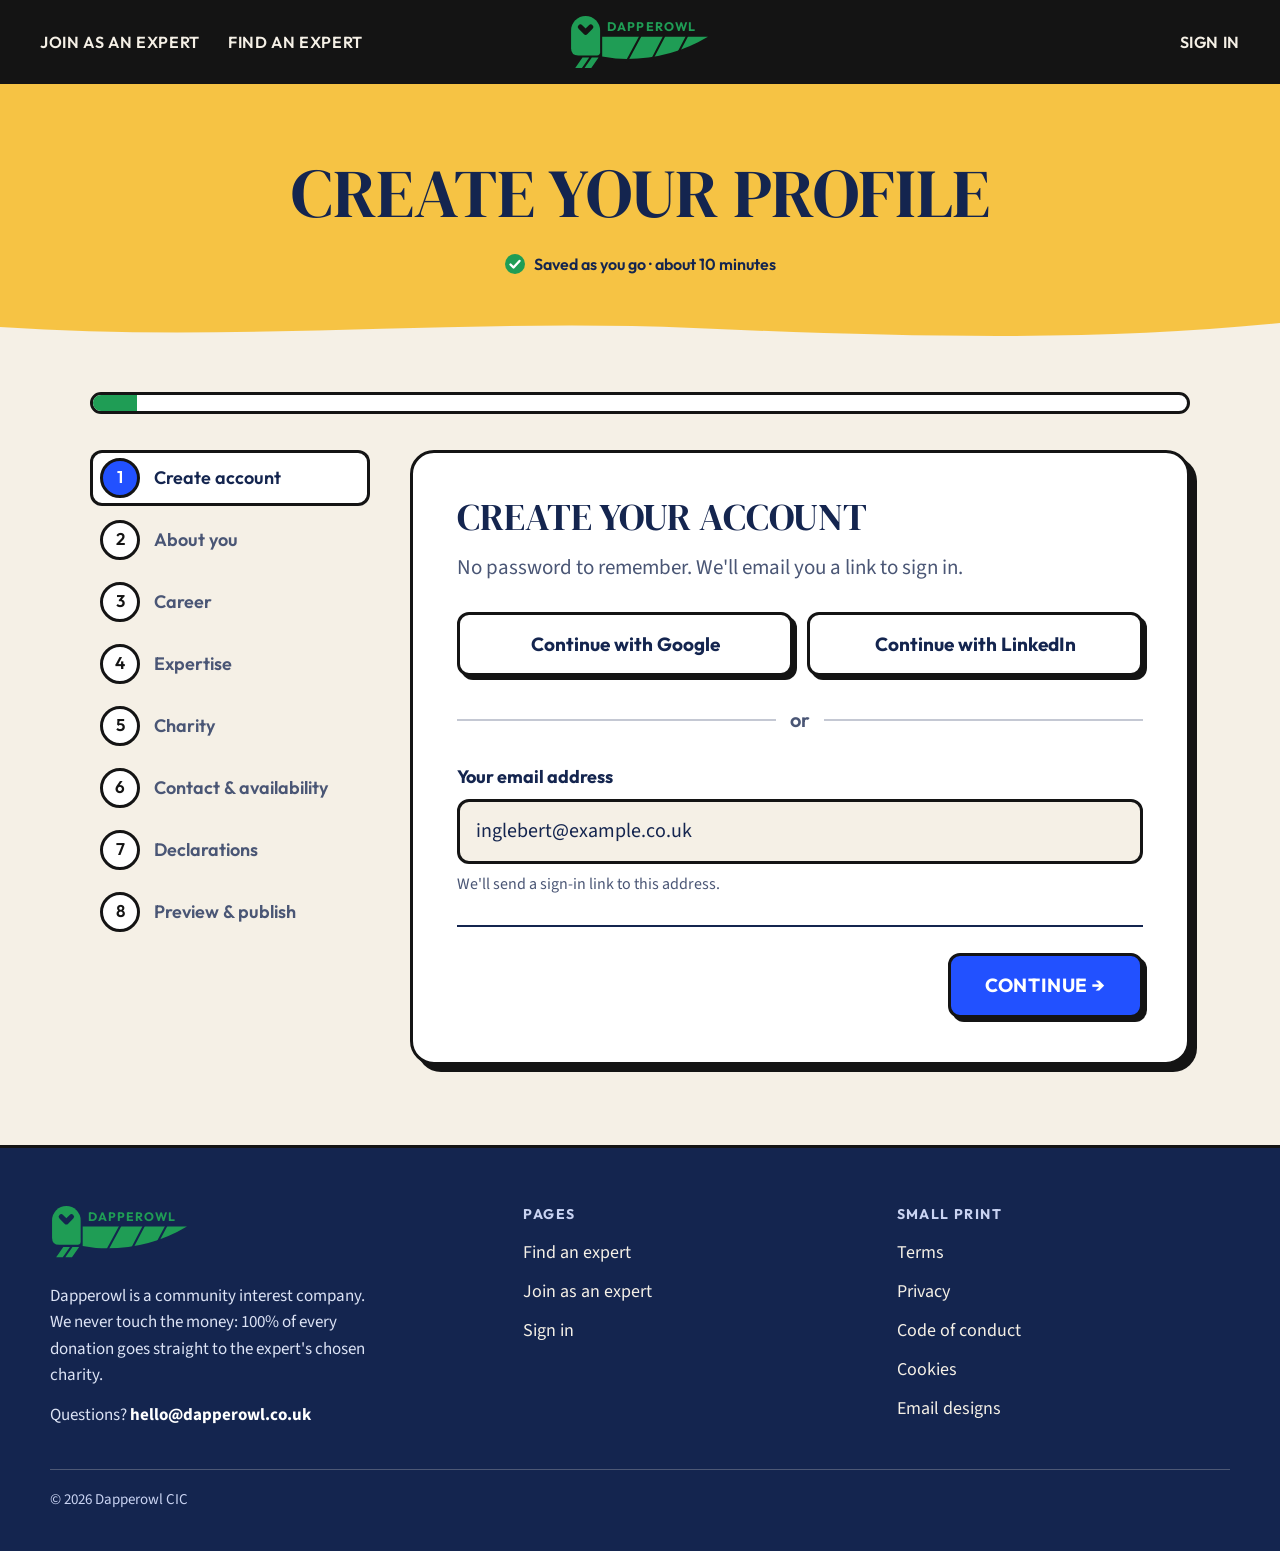
<file: create-profile.html>
<!doctype html>
<html lang="en"><head><meta charset="utf-8"><meta name="viewport" content="width=device-width, initial-scale=1, viewport-fit=cover">
<meta property="og:title" content="Dapperowl: Specialise for charity">
<meta property="og:description" content="Experts share their knowledge; firms donate 100% to the expert’s chosen charity.">
<meta property="og:url" content="https://luke-w-l-m.github.io/dapperowl-prototype/create-profile.html">
<meta property="og:type" content="website">
<meta property="og:image" content="https://luke-w-l-m.github.io/dapperowl-prototype/og-image.png?v=2">
<meta property="og:image:width" content="1200">
<meta property="og:image:height" content="627">
<meta property="og:image:alt" content="Specialise for charity: three people talking over coffee at a round table">
<meta name="twitter:card" content="summary_large_image">
<meta name="twitter:title" content="Dapperowl: Specialise for charity">
<meta name="twitter:description" content="Experts share their knowledge; firms donate 100% to the expert’s chosen charity.">
<meta name="twitter:image" content="https://luke-w-l-m.github.io/dapperowl-prototype/og-image.png?v=2">
<meta name="twitter:image:alt" content="Specialise for charity: three people talking over coffee at a round table">
<title>Create your profile · Dapperowl</title>
<link rel="stylesheet" href="https://fonts.googleapis.com/css2?family=DM+Serif+Display&family=Outfit:wght@600;700&family=Source+Sans+3:wght@400;600;700&display=swap">
<link rel="stylesheet" href="styles.css">
<style>
/* Layout: cream top bar with centred logo; green step bar across the top; left = 8 steps list, right = one thick-outlined form card with a hard black shadow; big Back / Continue buttons. Bold black-figure style carried by chunky outlines. */
:root{
  --paper:#F5F0E6; --ink:#141414; --navy:#14254F; --cobalt:#2251FF; --green:#1F9D55; --white:#ffffff; --muted:#4A5675; --soft:#E9E2D3;
  --head:'DM Serif Display', Georgia, serif; --body:'Source Sans 3', Arial, sans-serif; --ui:'Outfit', Arial, sans-serif;
  color-scheme: light;
}
body{background:var(--paper);color:var(--navy);font-family:var(--body);font-size:20px;line-height:1.55}
body::before{content:"";position:fixed;inset:0 0 auto;height:env(safe-area-inset-top,0px);z-index:10;background:var(--paper)}
.gut{padding-left:max(40px,env(safe-area-inset-left,0px));padding-right:max(40px,env(safe-area-inset-right,0px))}
.logo{display:block;height:56px;width:auto}
a:focus-visible,button:focus-visible,input:focus-visible,textarea:focus-visible,select:focus-visible,label.chip:focus-within{outline:3px solid var(--cobalt);outline-offset:3px}

main{max-width:1180px;margin:0 auto;padding-block:48px 80px;display:flex;flex-direction:column;gap:36px}
.intro{display:flex;justify-content:space-between;align-items:flex-end;gap:20px;flex-wrap:wrap}
h1{margin:0;font-family:var(--head);font-weight:400;font-size:clamp(38px,4.4vw,62px);line-height:1;text-transform:uppercase}
.saved{font-family:var(--ui);font-weight:600;font-size:16px;display:flex;gap:8px;align-items:center;color:var(--green)}
.saved svg{width:22px;height:22px}
.bar{position:relative;height:22px;border:3px solid var(--ink);border-radius:20px;background:var(--white);overflow:hidden}
.bar i{display:block;height:100%;background:var(--green);transition:width .6s ease}
.barlabel{margin:-24px 0 0;font-family:var(--ui);font-weight:600;font-size:16px;color:var(--muted)}

.layout{display:grid;grid-template-columns:280px minmax(0,1fr);gap:40px;align-items:start}
.steps{list-style:none;margin:0;padding:0;display:flex;flex-direction:column;gap:6px;position:sticky;top:120px}
.steps button{all:unset;cursor:pointer;box-sizing:border-box;width:100%;display:flex;gap:14px;align-items:center;padding:8px 10px;border-radius:12px;font-family:var(--ui);font-weight:600;font-size:18px;color:var(--muted)}
.steps button:hover{background:var(--soft)}
.steps .n{flex:none;width:40px;height:40px;border-radius:50%;border:3px solid var(--ink);background:var(--white);display:grid;place-items:center;font-size:17px;color:var(--ink)}
.steps .done .n{background:var(--green);color:var(--white)}
.steps .cur{color:var(--navy);background:var(--white);box-shadow:inset 0 0 0 3px var(--ink)}
.steps .cur .n{background:var(--cobalt);color:var(--white)}

.card{background:var(--white);border:3px solid var(--ink);border-radius:24px;box-shadow:7px 7px 0 var(--ink);padding:44px;display:flex;flex-direction:column;gap:28px;min-width:0}
.card h2{margin:0;font-family:var(--head);font-weight:400;font-size:clamp(30px,3vw,42px);line-height:1.05;text-transform:uppercase}
.lead{margin:-14px 0 0;color:var(--muted);max-width:60ch}
.f{display:flex;flex-direction:column;gap:8px;min-width:0}
.f label,.lab{font-family:var(--ui);font-weight:700;font-size:18px}
.opt{font-family:var(--body);font-weight:400;color:var(--muted);font-size:16px}
.f small{color:var(--muted);font-size:16px}
input[type=text],input[type=email],input[type=url],input[type=tel],input[type=number],input[type=search],textarea,select{font:inherit;font-size:20px;color:var(--navy);background:var(--paper);border:3px solid var(--ink);border-radius:12px;padding:14px 16px;width:100%;box-sizing:border-box}
textarea{min-height:170px;resize:vertical;line-height:1.5}
.row{display:grid;grid-template-columns:repeat(2,minmax(0,1fr));gap:20px}
.btn{font-family:var(--ui);font-weight:700;font-size:19px;letter-spacing:.03em;text-transform:uppercase;padding:18px 34px;border-radius:12px;border:3px solid var(--ink);cursor:pointer;box-shadow:4px 4px 0 var(--ink);background:var(--cobalt);color:var(--white)}
.btn.ghost{background:var(--white);color:var(--navy)}
.btn:active{transform:translate(2px,2px);box-shadow:2px 2px 0 var(--ink)}
.btn[disabled]{opacity:.4;cursor:default}
.nav{display:flex;justify-content:space-between;gap:16px;flex-wrap:wrap;border-top:2px solid var(--navy);padding-top:26px}
.social{display:grid;grid-template-columns:repeat(2,minmax(0,1fr));gap:14px}
.social .btn{background:var(--white);color:var(--navy);text-transform:none;letter-spacing:0;font-size:19px}
.or{display:flex;align-items:center;gap:14px;color:var(--muted);font-family:var(--ui);font-weight:600}
.or::before,.or::after{content:"";flex:1;height:2px;background:var(--navy);opacity:.25}

.drop{border:3px dashed var(--ink);border-radius:16px;background:var(--paper);padding:26px;display:flex;gap:18px;align-items:center;flex-wrap:wrap}
.drop .big{width:54px;height:54px;flex:none}
.drop b{font-family:var(--ui)}
.photo{display:flex;gap:22px;align-items:center;flex-wrap:wrap}
.avatar{width:110px;height:110px;border-radius:50%;border:3px solid var(--ink);background:var(--soft);display:grid;place-items:center;flex:none}
.ai{display:flex;gap:10px;align-items:center;font-family:var(--ui);font-weight:600;font-size:16px;background:#E6F4EC;border:2px solid var(--green);border-radius:10px;padding:10px 14px;color:#145C34}
.job{border:3px solid var(--ink);border-radius:16px;padding:20px 22px;display:grid;grid-template-columns:minmax(0,1fr) auto;gap:6px 16px}
.job b{font-family:var(--ui);font-size:19px}
.job .when{color:var(--muted);font-size:17px}
.job p{grid-column:1/-1;margin:4px 0 0;font-size:18px}
.job button{grid-row:1/3;grid-column:2;align-self:start}
.small{font-family:var(--ui);font-weight:700;font-size:15px;background:var(--white);border:2px solid var(--ink);border-radius:8px;padding:6px 12px;cursor:pointer;color:var(--navy)}
.chips{display:flex;flex-wrap:wrap;gap:10px}
label.chip{cursor:pointer;display:inline-flex;align-items:center;gap:8px;border:3px solid var(--ink);border-radius:999px;padding:9px 18px;font-family:var(--ui);font-weight:600;font-size:17px;background:var(--white)}
label.chip input{position:absolute;opacity:0;width:1px;height:1px}
label.chip:has(input:checked){background:var(--ink);color:var(--white)}
label.chip.off{opacity:.4;cursor:not-allowed}
.charity{border:3px solid var(--ink);border-radius:16px;padding:20px 22px;display:flex;gap:16px;align-items:flex-start;background:var(--paper)}
.charity .ok{flex:none;width:34px;height:34px}
.charity b{font-family:var(--ui);font-size:20px;display:block}
.levels{display:grid;grid-template-columns:repeat(3,minmax(0,1fr));gap:14px}
.level{border:3px solid var(--ink);border-radius:16px;padding:16px 18px;background:var(--white);display:flex;flex-direction:column;gap:4px;cursor:pointer}
.level:has(input:checked){background:var(--paper);box-shadow:inset 0 0 0 3px var(--cobalt)}
.level input{position:absolute;opacity:0}
.level b{font-family:var(--ui);font-size:19px}
.level .amt{font-family:var(--head);font-size:30px;line-height:1.1}
.level small{color:var(--muted);font-size:15px;line-height:1.35}
.radios{display:flex;flex-direction:column;gap:12px}
.radio{display:flex;gap:12px;align-items:center;font-size:19px;cursor:pointer}
.radio input,.tick input{width:26px;height:26px;accent-color:var(--cobalt);flex:none}
.tick{display:flex;gap:14px;align-items:flex-start;font-size:19px;cursor:pointer;border:3px solid var(--ink);border-radius:14px;padding:16px 18px}
.tick input{margin-top:3px}
.note{background:var(--paper);border-left:6px solid var(--navy);border-radius:0 12px 12px 0;padding:16px 20px;font-size:18px}
.note p{margin:0 0 8px}.note p:last-child{margin:0}
.preview{border:3px solid var(--ink);border-radius:20px;padding:28px;display:flex;gap:28px;flex-wrap:wrap;background:var(--paper)}
.preview .who{flex:1 1 220px;display:flex;flex-direction:column;gap:4px}
.preview h3{margin:0;font-family:var(--head);font-weight:400;font-size:30px;line-height:1.1}
.preview .meta{color:var(--muted);font-size:17px}
.tag{align-self:flex-start;margin-top:10px;background:var(--green);color:var(--white);border:2px solid var(--ink);border-radius:999px;font-family:var(--ui);font-weight:700;padding:5px 14px;font-size:16px}
.preview .who{flex:0 1 240px;gap:14px}
.preview .pic{width:170px;height:170px;border-radius:20px;border:3px solid var(--ink);background:var(--soft);display:grid;place-items:end center;overflow:hidden}
.preview .pic svg{width:130px;height:130px}
.info{flex:999 1 360px;min-width:0;margin:0;background:var(--white);border:3px solid var(--ink);border-radius:16px;padding:22px 24px;display:flex;flex-direction:column;gap:16px}
.info dt{font-family:var(--ui);font-weight:700;font-size:14px;letter-spacing:.08em;text-transform:uppercase;color:var(--muted)}
.info dd{margin:2px 0 0;font-size:18px;line-height:1.45}
.info .ch{border-top:2px solid var(--navy);padding-top:14px}
.info .ch dd{font-family:var(--ui);font-weight:700;font-size:20px}
.done-msg{display:flex;flex-direction:column;align-items:center;text-align:center;gap:16px;padding-block:20px}
.done-msg svg{width:90px;height:90px}
.example{font-family:var(--ui);font-size:14px;font-weight:600;color:var(--muted);text-transform:uppercase;letter-spacing:.06em}
[data-step]{display:flex;flex-direction:column;gap:28px}
[hidden]{display:none!important}

@media (max-width:900px){
  .gut{padding-left:max(16px,env(safe-area-inset-left,0px));padding-right:max(16px,env(safe-area-inset-right,0px))}
  .layout{grid-template-columns:1fr}
  .steps{position:static;flex-direction:row;flex-wrap:wrap}
  .steps li{flex:0 0 auto}
  .steps .t{display:none}
  .steps .cur .t{display:inline}
  .card{padding:24px}
  .row,.social,.levels{grid-template-columns:1fr}
}
@media (prefers-reduced-motion:reduce){.bar i{transition:none}}
</style>
</head><body>

<header id="site-head"></header>

<main class="gut">
  <div class="intro">
    <h1>Create your profile</h1>
    <span class="saved"><svg viewBox="0 0 22 22" aria-hidden="true"><circle cx="11" cy="11" r="10" fill="#1F9D55"/><path d="M6.5 11.5l3 3 6-6.5" fill="none" stroke="#fff" stroke-width="2.4" stroke-linecap="round" stroke-linejoin="round"/></svg>Saved as you go · about 10 minutes</span>
  </div>
  <div class="bar" role="progressbar" aria-label="Profile progress" aria-valuemin="1" aria-valuemax="8" id="bar"><i id="barfill"></i></div>

  <div class="layout">
    <ol class="steps" id="steps"></ol>

    <form class="card" id="form" novalidate>

      <div data-step="1">
        <h2>Create your account</h2>
        <p class="lead">No password to remember. We'll email you a link to sign in.</p>
        <div class="social">
          <button type="button" class="btn" data-adv>Continue with Google</button>
          <button type="button" class="btn" data-adv>Continue with LinkedIn</button>
        </div>
        <div class="or">or</div>
        <div class="f"><label for="email">Your email address</label><input type="email" id="email" value="inglebert@example.co.uk" autocomplete="email"><small>We'll send a sign-in link to this address.</small></div>
      </div>

      <div data-step="2" hidden>
        <h2>About you</h2>
        <p class="lead">This is what firms see first.</p>
        <div class="photo">
          <div class="avatar" aria-hidden="true"><svg width="60" height="60" viewBox="0 0 60 60"><circle cx="30" cy="22" r="13" fill="#141414"/><path d="M8 58c0-14 10-22 22-22s22 8 22 22z" fill="#141414"/></svg></div>
          <div class="f"><span class="lab">Your photo</span><button type="button" class="small" data-pick>Upload a photo</button><small>A clear, friendly head-and-shoulders photo works best.</small></div>
        </div>
        <div class="f"><label for="name">Full name</label><input type="text" id="name" value="The Hon. Inglebert Montgomery-Smythe" autocomplete="name"></div>
        <div class="f"><label for="headline">Headline</label><input type="text" id="headline" value="Founder, Broom Bay Seaweed"><small>Your current or most notable role, in a few words.</small></div>
        <div class="row">
          <div class="f"><label for="town">Based in</label><input type="text" id="town" value="Ullapool, Scotland"><small>Town and country where you live.</small></div>
          <div class="f"><label for="years">Years of experience</label><input type="number" id="years" value="27" min="0"></div>
        </div>
        <div class="f"><label for="linkedin">LinkedIn link <span class="opt">(optional)</span></label><input type="url" id="linkedin" value="linkedin.com/in/inglebert-ms"></div>
      </div>

      <div data-step="3" hidden>
        <h2>Your career</h2>
        <p class="lead">Upload your CV and we'll draft your career timeline. You check and edit it.</p>
        <div class="drop">
          <svg class="big" viewBox="0 0 54 54" aria-hidden="true"><path d="M10 4h24l12 12v34H10z" fill="#141414"/><path d="M34 4v12h12" fill="#F5F0E6"/><path d="M27 42V24M19 31l8-8 8 8" stroke="#fff" stroke-width="4" fill="none" stroke-linecap="round" stroke-linejoin="round"/></svg>
          <div><b>Inglebert-Montgomery-Smythe-CV.pdf</b><br><small>Uploaded · PDF or Word, up to 10 MB</small></div>
          <button type="button" class="small" data-pick>Replace</button>
        </div>
        <div class="ai"><svg width="22" height="22" viewBox="0 0 22 22" aria-hidden="true"><circle cx="11" cy="11" r="10" fill="#1F9D55"/><path d="M6.5 11.5l3 3 6-6.5" fill="none" stroke="#fff" stroke-width="2.4" stroke-linecap="round" stroke-linejoin="round"/></svg>We drafted 3 roles from your CV. Please check each one.</div>
        <div class="job"><b>Founder, Broom Bay Seaweed</b><span class="when">2012 – now · 14 years</span><button type="button" class="small" data-edit>Edit</button><p>Grows sugar kelp and dulse on longlines in Loch Broom; supplies food, cosmetics and fertiliser makers across the UK.</p></div>
        <div class="job"><b>Site manager, Summer Isles Salmon</b><span class="when">2002 – 2012 · 10 years</span><button type="button" class="small" data-edit>Edit</button><p>Ran daily operations; marine licensing, water quality and work with coastal communities.</p></div>
        <div class="job"><b>Deckhand, then mate, fisheries survey vessels</b><span class="when">1997 – 2002 · 5 years</span><button type="button" class="small" data-edit>Edit</button><p>Survey work at sea; reading the sea and the weather.</p></div>
        <button type="button" class="small" style="align-self:flex-start" data-addrole>+ Add a role</button>
        <div class="row">
          <div class="f"><label for="edu">Education</label><input type="text" id="edu" value="BSc Marine Biology, University of Aberdeen"></div>
          <div class="f"><label for="lang">Languages</label><input type="text" id="lang" value="English, Scottish Gaelic"></div>
        </div>
      </div>

      <div data-step="4" hidden>
        <h2>Your expertise</h2>
        <p class="lead">Pick up to 2 broad industries. You can add specialities now or later.</p>
        <div class="f"><span class="lab">Industries <span class="opt">(up to 2)</span></span><div class="chips" id="inds"></div></div>
        <div class="f"><label for="spec">Specialities <span class="opt">(optional)</span></label><input type="text" id="spec" value="Seaweed farming, marine licensing, aquaculture, coastal communities"><small>Separate with commas.</small></div>
        <div class="f"><label for="about">About you</label><textarea id="about">I spent ten years as a site manager at Summer Isles Salmon, where I learned how marine licensing, water quality and coastal communities really work. Before that, five years as a deckhand and then mate on fisheries survey vessels taught me to read the sea and the weather. In 2012 I founded Broom Bay Seaweed, growing sugar kelp and dulse on longlines in Loch Broom; it now supplies food, cosmetics and fertiliser makers across the UK. Together, that gives me a rare view of seaweed from the water, the regulator's desk and the buyer's side.</textarea><small>Cover each main job, what you learned there, and how it adds up to your speciality.</small></div>
      </div>

      <div data-step="5" hidden>
        <h2>Your charity</h2>
        <p class="lead">Every donation goes straight to this charity. You can change it at any time.</p>
        <div class="f"><label for="csearch">Search for a registered UK charity</label><input type="search" id="csearch" value="Loch Broom Lifeboat"></div>
        <div class="charity">
          <svg class="ok" viewBox="0 0 34 34" aria-hidden="true"><circle cx="17" cy="17" r="15" fill="#1F9D55" stroke="#141414" stroke-width="2.5"/><path d="M10 17.5l4.5 4.5L24 12.5" fill="none" stroke="#fff" stroke-width="3.4" stroke-linecap="round" stroke-linejoin="round"/></svg>
          <div><b>Loch Broom Lifeboat Fund</b><span class="example">Example charity</span><br>Checked against the Scottish Charity Regulator (OSCR) register. Funds the volunteer lifeboat crew serving Loch Broom and the Summer Isles.</div>
        </div>
        <div class="f"><label for="why">Why it's personal to you <span class="opt">(optional)</span></label><textarea id="why" style="min-height:110px">The crew came out for our boat in a winter gale in 2004. I've supported them ever since.</textarea></div>
        <div class="f">
          <span class="lab">Suggested donation <span class="opt">(optional)</span></span>
          <small>Firms see this at the bottom of your profile. Don't undersell your charity: pick the level closest to you as a guide.</small>
          <div class="levels" role="radiogroup" aria-label="Your level">
            <label class="level"><input type="radio" name="lvl" id="lvl1"><b>Specialist</b><span class="amt">£100–£200</span><small>per hour · manager, practitioner, small business owner</small></label>
            <label class="level"><input type="radio" name="lvl" id="lvl2" checked><b>Senior</b><span class="amt">£250–£400</span><small>per hour · director, head of department, founder of an established business</small></label>
            <label class="level"><input type="radio" name="lvl" id="lvl3"><b>Executive</b><span class="amt">£500+</span><small>per hour · CEO, board member, former senior official</small></label>
          </div>
          <small>Talks, visits and mentoring: about 2–4 times the hourly figure per engagement.</small>
        </div>
        <div class="radios" role="radiogroup" aria-label="How to show it">
          <label class="radio"><input type="radio" name="sug" id="sug1">A suggested amount, e.g. £300 per hour</label>
          <label class="radio"><input type="radio" name="sug" id="sug2" checked>A suggested range: £250–£400 per hour</label>
          <label class="radio"><input type="radio" name="sug" id="sug3">Open: the firm decides</label>
        </div>
      </div>

      <div data-step="6" hidden>
        <h2>Contact and availability</h2>
        <p class="lead">Your contact details stay private. Firms send requests through Dapperowl, and details are only swapped once you accept.</p>
        <div class="row">
          <div class="f"><label for="cemail">Email for requests</label><input type="email" id="cemail" value="inglebert@example.co.uk"></div>
          <div class="f"><label for="phone">Phone <span class="opt">(optional, never shown)</span></label><input type="tel" id="phone" value="07700 900123"></div>
        </div>
        <div class="f"><span class="lab">How you're happy to help</span><div class="chips" id="fmts"></div></div>
        <div class="f"><label for="avail">How much time could you give?</label>
          <select id="avail"><option>Up to 2 hours a month</option><option selected>Up to 5 hours a month</option><option>Up to 10 hours a month</option><option>More than 10 hours a month</option></select>
        </div>
      </div>

      <div data-step="7" hidden>
        <h2>Declarations and tax note</h2>
        <p class="lead">Please read and tick each one.</p>
        <div class="note">
          <p><b>A note on tax.</b> HMRC could treat a donation as your own income, because you choose the charity. Casual income under £1,000 a year is covered by the trading allowance and is tax-free.</p>
          <p>If you're unsure, free help is available from Tax Help for Older People and TaxAid.</p>
        </div>
        <label class="tick"><input type="checkbox" id="d1" checked>I have read the tax note.</label>
        <label class="tick"><input type="checkbox" id="d2" checked>I'm giving a personal view, not professional advice.</label>
        <label class="tick"><input type="checkbox" id="d3" checked>I won't share confidential information from current or past employers.</label>
        <label class="tick"><input type="checkbox" id="d4">The details on my profile are true.</label>
      </div>

      <div data-step="8" hidden>
        <h2>Preview and publish</h2>
        <p class="lead">This is how firms will see you. You can change anything later.</p>
        <div class="preview">
          <div class="who">
            <h3>The Hon. Inglebert Montgomery-Smythe</h3>
            <div class="pic" aria-label="Profile photo"><svg viewBox="0 0 60 60" aria-hidden="true"><circle cx="30" cy="22" r="13" fill="#141414"/><path d="M8 58c0-14 10-22 22-22s22 8 22 22z" fill="#141414"/></svg></div>
            <span class="meta">Based in Ullapool, Scotland</span>
          </div>
          <dl class="info">
            <div><dt>Current position</dt><dd>Founder, Broom Bay Seaweed · 27 years' experience</dd></div>
            <div><dt>Sectors</dt><dd>Food, Agriculture &amp; Fisheries · Environment &amp; Sustainability</dd></div>
            <div><dt>About</dt><dd>Ten years running Summer Isles Salmon's site taught me marine licensing, water quality and coastal communities. Since 2012 I've grown sugar kelp and dulse at Broom Bay Seaweed, supplying food, cosmetics and fertiliser makers across the UK.</dd></div>
            <div class="ch"><dt>Charity</dt><dd>Loch Broom Lifeboat Fund</dd></div>
          </dl>
        </div>
        <p class="note" style="margin:0">After you publish, we check your identity and LinkedIn. Your profile goes live within 48 hours, and we'll email you when it does.</p>
      </div>

      <div data-step="9" hidden>
        <div class="done-msg">
          <svg viewBox="0 0 90 90" aria-hidden="true"><circle cx="45" cy="45" r="41" fill="#1F9D55" stroke="#141414" stroke-width="4"/><path d="M26 46l13 13 26-28" fill="none" stroke="#fff" stroke-width="7" stroke-linecap="round" stroke-linejoin="round"/></svg>
          <h2>Thank you, Inglebert</h2>
          <p class="lead" style="margin:0">Your profile is with us for a quick check. It goes live within 48 hours, and we'll email you when it does.</p>
          <a class="btn" href="expert-dashboard.html">Go to your dashboard →</a>
        </div>
      </div>

      <div class="nav" id="navrow">
        <button type="button" class="btn ghost" id="back">← Back</button>
        <button type="submit" class="btn" id="next">Continue →</button>
      </div>
    </form>
  </div>
</main>

<footer id="site-foot"></footer>
<script src="site.js"></script>
<script>
const titles=['Create account','About you','Career','Expertise','Charity','Contact & availability','Declarations','Preview & publish'];
const inds=['Finance & Investment','Energy & Natural Resources','Shipping, Transport & Logistics','Food, Agriculture & Fisheries','Health & Life Sciences','Technology & Telecoms','Manufacturing & Construction','Property & Infrastructure','Consumer, Retail & Hospitality','Media, Entertainment & Games','Environment & Sustainability','Government, Policy & Defence','Law & Professional Services','Education, Charities & Social Impact'];
const fmts=['Phone or video call','Written advice','Site visit','Talk or presentation','Mentoring'];
let cur=1;
const steps=document.getElementById('steps'), form=document.getElementById('form');
titles.forEach((t,i)=>{const li=document.createElement('li');li.innerHTML='<button type="button" id="go'+(i+1)+'"><span class="n">'+(i+1)+'</span><span class="t"></span></button>';li.querySelector('.t').textContent=t;li.querySelector('button').onclick=()=>show(i+1);steps.appendChild(li);});
function chips(el,list,checked,name,max){
  list.forEach((t,i)=>{const l=document.createElement('label');l.className='chip';l.innerHTML='<input type="checkbox" id="'+name+i+'"><span></span>';l.querySelector('span').textContent=t;const c=l.querySelector('input');c.checked=checked.includes(t);c.onchange=()=>limit();el.appendChild(l);});
  function limit(){ if(!max) return; const boxes=[...el.querySelectorAll('input')]; const n=boxes.filter(b=>b.checked).length; boxes.forEach(b=>{b.disabled=!b.checked&&n>=max;b.parentElement.classList.toggle('off',b.disabled);}); }
  limit();
}
chips(document.getElementById('inds'),inds,['Food, Agriculture & Fisheries','Environment & Sustainability'],'ind',2);
chips(document.getElementById('fmts'),fmts,['Phone or video call','Written advice','Site visit'],'fmt',0);
function show(n){
  cur=n;
  form.querySelectorAll('[data-step]').forEach(s=>s.hidden=+s.dataset.step!==n);
  steps.querySelectorAll('button').forEach((b,i)=>{b.classList.toggle('cur',i+1===n);b.classList.toggle('done',i+1<n||n===9);b.querySelector('.n').textContent=(i+1<n||n===9)?'✓':(i+1);});
  document.getElementById('barfill').style.width=(n===9?100:((n-1)/8*100+4))+'%';
  document.getElementById('bar').setAttribute('aria-valuenow',Math.min(n,8));
  document.getElementById('back').style.visibility=(n===1||n===9)?'hidden':'visible';
  document.getElementById('navrow').hidden=n===9;
  document.getElementById('next').textContent=n===8?'Publish my profile':'Continue →';
}
document.getElementById('back').onclick=()=>show(Math.max(1,cur-1));
form.addEventListener('submit',e=>{e.preventDefault(); show(Math.min(9,cur+1)); window.scrollTo({top:0,behavior:'smooth'});});
show(1);

document.querySelectorAll('[data-adv]').forEach(b=>b.onclick=()=>document.getElementById('next').click());
const picker=document.createElement('input');picker.type='file';picker.hidden=true;document.body.appendChild(picker);let pickFor=null;
picker.onchange=()=>{ if(!pickFor||!picker.files[0]) return; const f=picker.files[0];
  if(pickFor.closest('.photo')&&f.type.startsWith('image/')){const av=pickFor.closest('.photo').querySelector('.avatar');av.innerHTML='<img alt="Your photo" style="width:100%;height:100%;object-fit:cover;border-radius:50%" src="'+URL.createObjectURL(f)+'">';pickFor.textContent='Change photo';}
  else { const d=pickFor.closest('.drop'); if(d){ d.querySelector('b').textContent=f.name; } }
  picker.value=''; };
document.querySelectorAll('[data-pick]').forEach(b=>b.onclick=()=>{pickFor=b;picker.accept=b.closest('.photo')?'image/*':'.pdf,.doc,.docx';picker.click();});
function wireEdit(b){ b.onclick=()=>{ const j=b.closest('.job'), on=b.textContent==='Edit';
  j.querySelectorAll('b,.when,p').forEach(x=>{x.contentEditable=on?'true':'false';x.style.outline=on?'2px dashed var(--cobalt)':'';x.style.outlineOffset='3px';});
  b.textContent=on?'Done':'Edit'; if(on) j.querySelector('b').focus(); }; }
document.querySelectorAll('[data-edit]').forEach(wireEdit);
document.querySelectorAll('[data-addrole]').forEach(b=>b.onclick=()=>{ const j=document.createElement('div'); j.className='job';
  j.innerHTML='<b>Job title, organisation</b><span class="when">Start year – end year</span><button type="button" class="small" data-edit>Edit</button><p>What you did there, in a sentence or two.</p>';
  b.before(j); const e=j.querySelector('[data-edit]'); wireEdit(e); e.click(); });
</script>
</body></html>
</file>
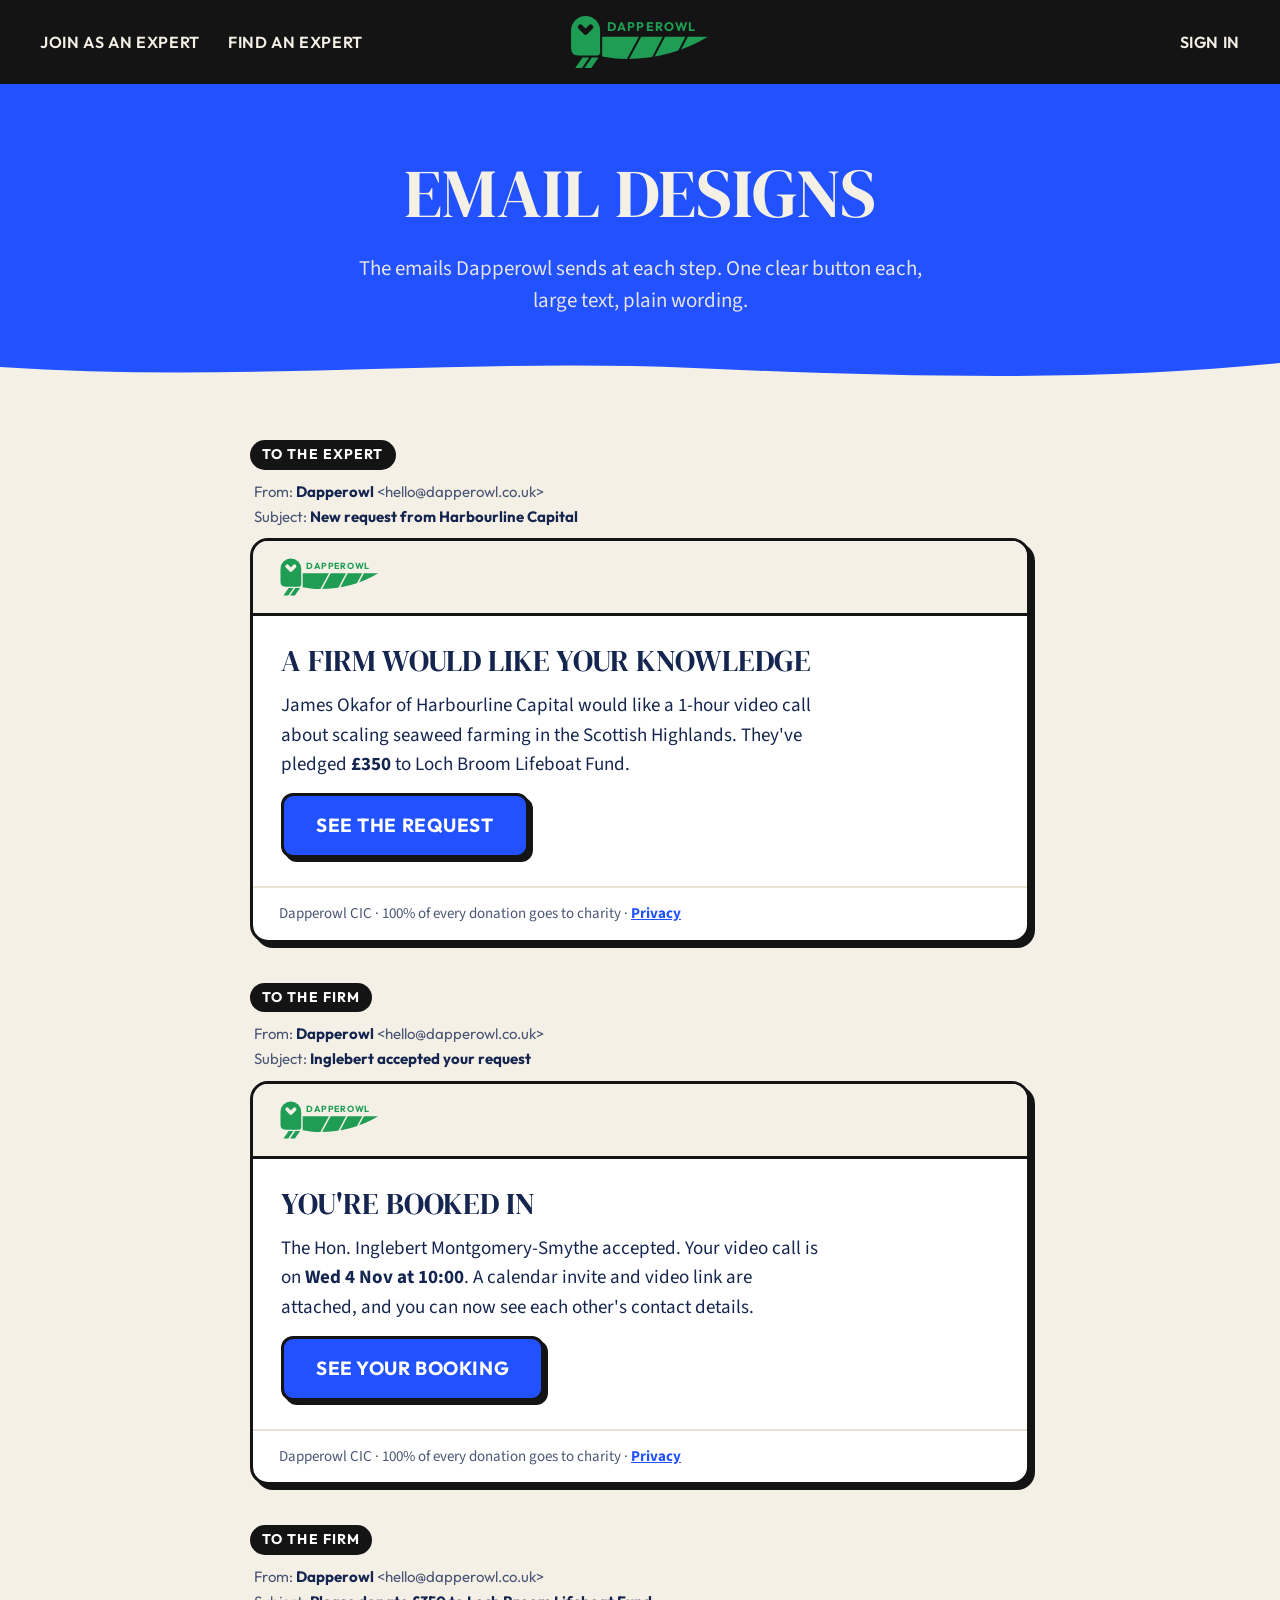
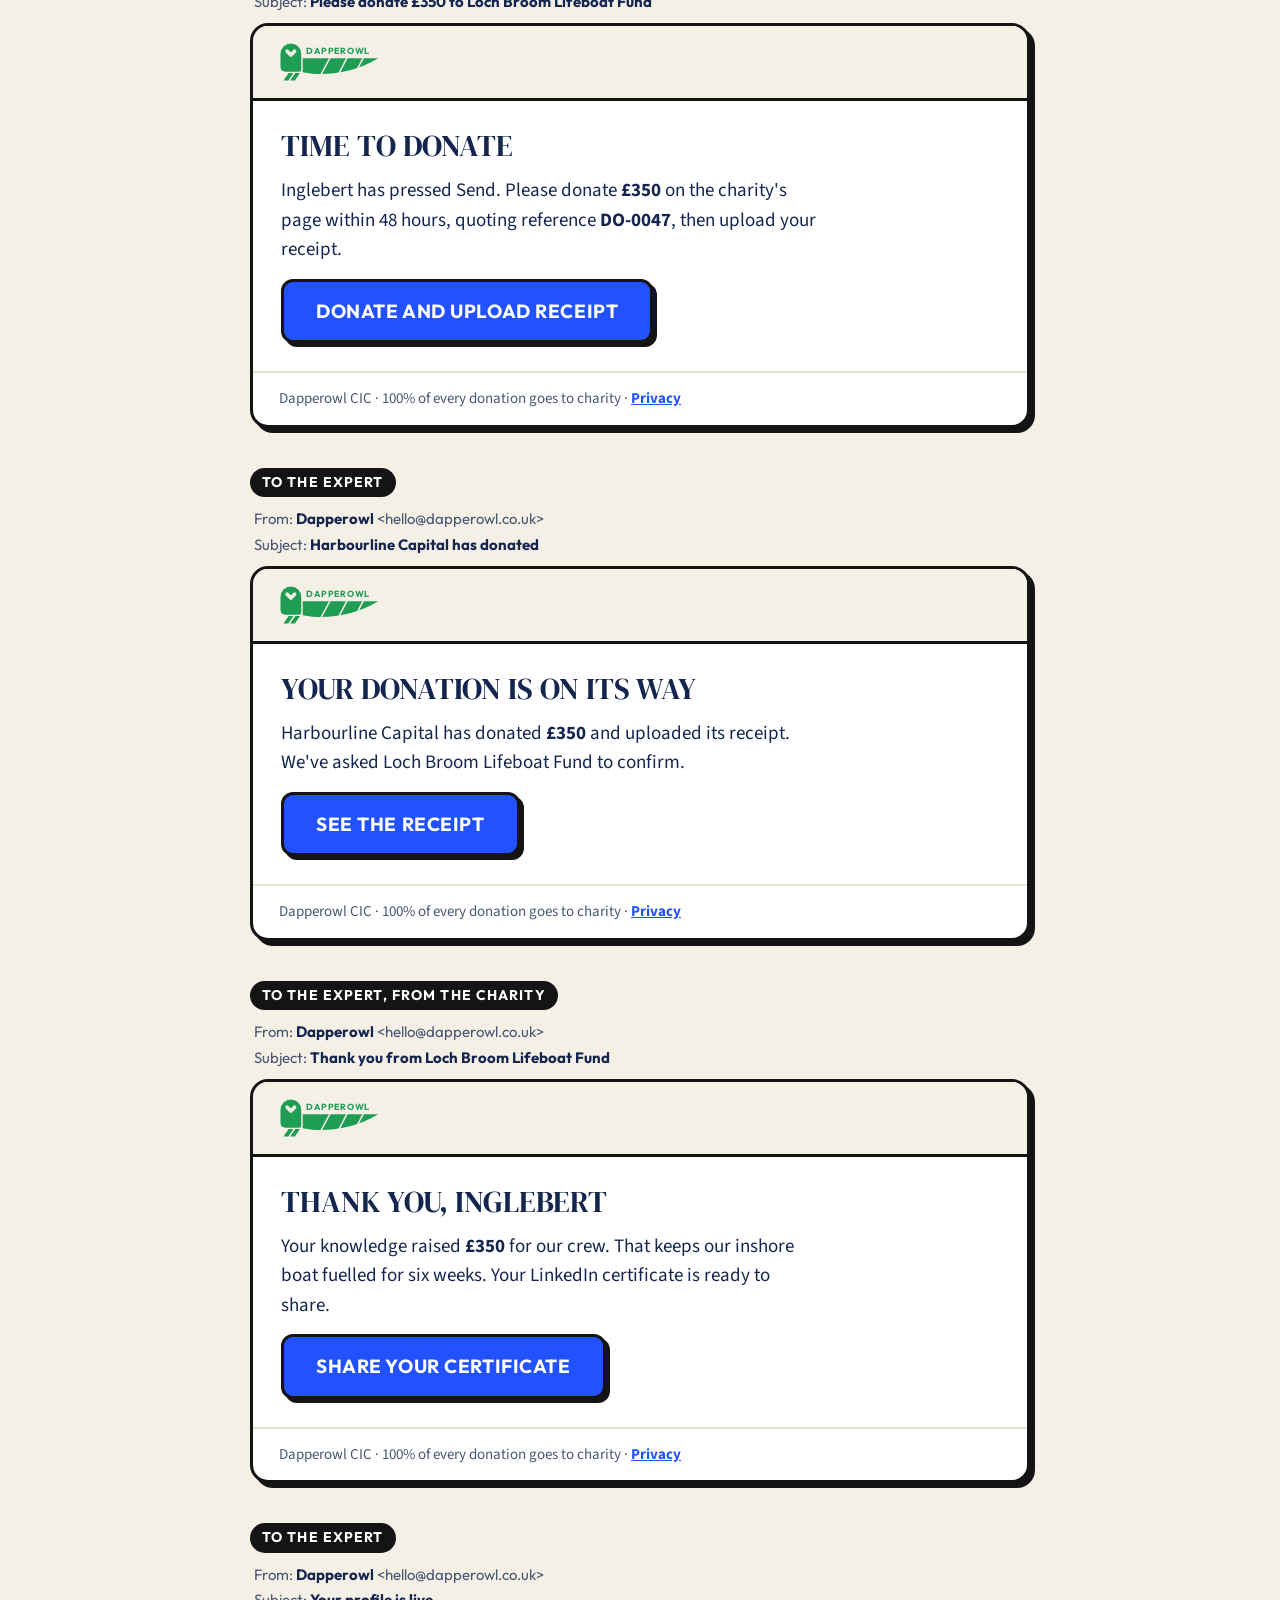
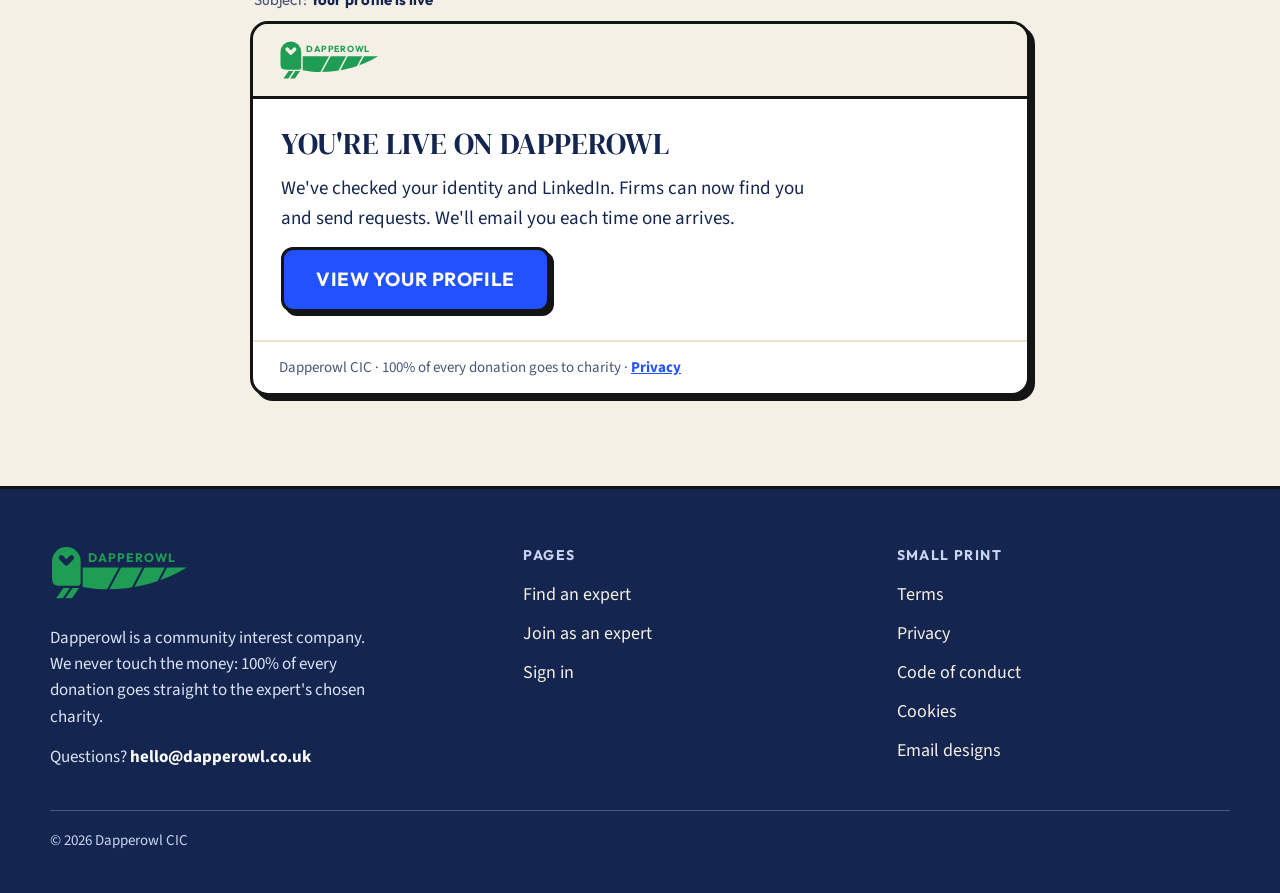
<file: emails.html>
<!doctype html>
<html lang="en"><head><meta charset="utf-8"><meta name="viewport" content="width=device-width, initial-scale=1, viewport-fit=cover">
<meta property="og:title" content="Dapperowl: Specialise for charity">
<meta property="og:description" content="Experts share their knowledge; firms donate 100% to the expert’s chosen charity.">
<meta property="og:url" content="https://luke-w-l-m.github.io/dapperowl-prototype/emails.html">
<meta property="og:type" content="website">
<meta property="og:image" content="https://luke-w-l-m.github.io/dapperowl-prototype/og-image.png?v=2">
<meta property="og:image:width" content="1200">
<meta property="og:image:height" content="627">
<meta property="og:image:alt" content="Specialise for charity: three people talking over coffee at a round table">
<meta name="twitter:card" content="summary_large_image">
<meta name="twitter:title" content="Dapperowl: Specialise for charity">
<meta name="twitter:description" content="Experts share their knowledge; firms donate 100% to the expert’s chosen charity.">
<meta name="twitter:image" content="https://luke-w-l-m.github.io/dapperowl-prototype/og-image.png?v=2">
<meta name="twitter:image:alt" content="Specialise for charity: three people talking over coffee at a round table">
<title>Email designs · Dapperowl</title>
<link rel="stylesheet" href="https://fonts.googleapis.com/css2?family=DM+Serif+Display&family=Outfit:wght@600;700&family=Source+Sans+3:wght@400;600;700&display=swap">
<link rel="stylesheet" href="styles.css">
<style>
main{max-width:860px;margin:0 auto;padding-block:56px 90px;display:flex;flex-direction:column;gap:40px}
.mail{display:flex;flex-direction:column;gap:10px}
.env{font-family:var(--ui);font-size:15px;color:var(--muted);display:flex;flex-direction:column;gap:2px;padding-left:4px}
.env b{color:var(--navy)}
.msg{background:var(--white);border:3px solid var(--ink);border-radius:18px;box-shadow:5px 5px 0 var(--ink);overflow:hidden}
.mh{background:var(--paper);border-bottom:3px solid var(--ink);padding:16px 26px}
.mh svg{height:40px;width:auto;display:block}
.mb{padding:28px;display:flex;flex-direction:column;gap:14px}
.mb h2{margin:0;font-family:var(--head);font-weight:400;font-size:30px;line-height:1.1;text-transform:uppercase}
.mb p{margin:0;font-size:19px;max-width:60ch}
.mf{border-top:2px solid var(--soft);padding:14px 26px;font-size:15px;color:var(--muted)}
.who{font-family:var(--ui);font-weight:700;font-size:14px;letter-spacing:.08em;text-transform:uppercase;background:var(--ink);color:var(--white);border-radius:999px;padding:4px 12px;align-self:flex-start}
</style>
</head><body>
<header id="site-head"></header>
<main class="gut">
  <div style="display:flex;flex-direction:column;gap:14px">
    <h1 class="page">Email designs</h1>
    <p class="lead">The emails Dapperowl sends at each step. One clear button each, large text, plain wording.</p>
  </div>
  <div id="list"></div>
</main>
<footer id="site-foot"></footer>
<script src="site.js"></script>
<script>
const M=[
 ['To the expert','New request from Harbourline Capital','A firm would like your knowledge','James Okafor of Harbourline Capital would like a 1-hour video call about scaling seaweed farming in the Scottish Highlands. They\'ve pledged <b>£350</b> to Loch Broom Lifeboat Fund.','See the request','expert-dashboard.html'],
 ['To the firm','Inglebert accepted your request','You\'re booked in','The Hon. Inglebert Montgomery-Smythe accepted. Your video call is on <b>Wed 4 Nov at 10:00</b>. A calendar invite and video link are attached, and you can now see each other\'s contact details.','See your booking','firm-dashboard.html'],
 ['To the firm','Please donate £350 to Loch Broom Lifeboat Fund','Time to donate','Inglebert has pressed Send. Please donate <b>£350</b> on the charity\'s page within 48 hours, quoting reference <b>DO-0047</b>, then upload your receipt.','Donate and upload receipt','firm-dashboard.html'],
 ['To the expert','Harbourline Capital has donated','Your donation is on its way','Harbourline Capital has donated <b>£350</b> and uploaded its receipt. We\'ve asked Loch Broom Lifeboat Fund to confirm.','See the receipt','expert-dashboard.html'],
 ['To the expert, from the charity','Thank you from Loch Broom Lifeboat Fund','Thank you, Inglebert','Your knowledge raised <b>£350</b> for our crew. That keeps our inshore boat fuelled for six weeks. Your LinkedIn certificate is ready to share.','Share your certificate','expert-dashboard.html'],
 ['To the expert','Your profile is live','You\'re live on Dapperowl','We\'ve checked your identity and LinkedIn. Firms can now find you and send requests. We\'ll email you each time one arrives.','View your profile','find.html']
];
const logo=window.DAPPER_LOGO('#F5F0E6','#14254F');
document.getElementById('list').outerHTML=M.map(m=>'<div class="mail"><span class="who">'+m[0]+'</span><div class="env"><span>From: <b>Dapperowl</b> &lt;hello@dapperowl.co.uk&gt;</span><span>Subject: <b>'+m[1]+'</b></span></div><div class="msg"><div class="mh">'+logo+'</div><div class="mb"><h2>'+m[2]+'</h2><p>'+m[3]+'</p><a class="btn" style="align-self:flex-start" href="'+m[5]+'">'+m[4]+'</a></div><div class="mf">Dapperowl CIC · 100% of every donation goes to charity · <a class="link" href="legal.html#privacy">Privacy</a></div></div></div>').join('');
</script>
</body></html>
</file>
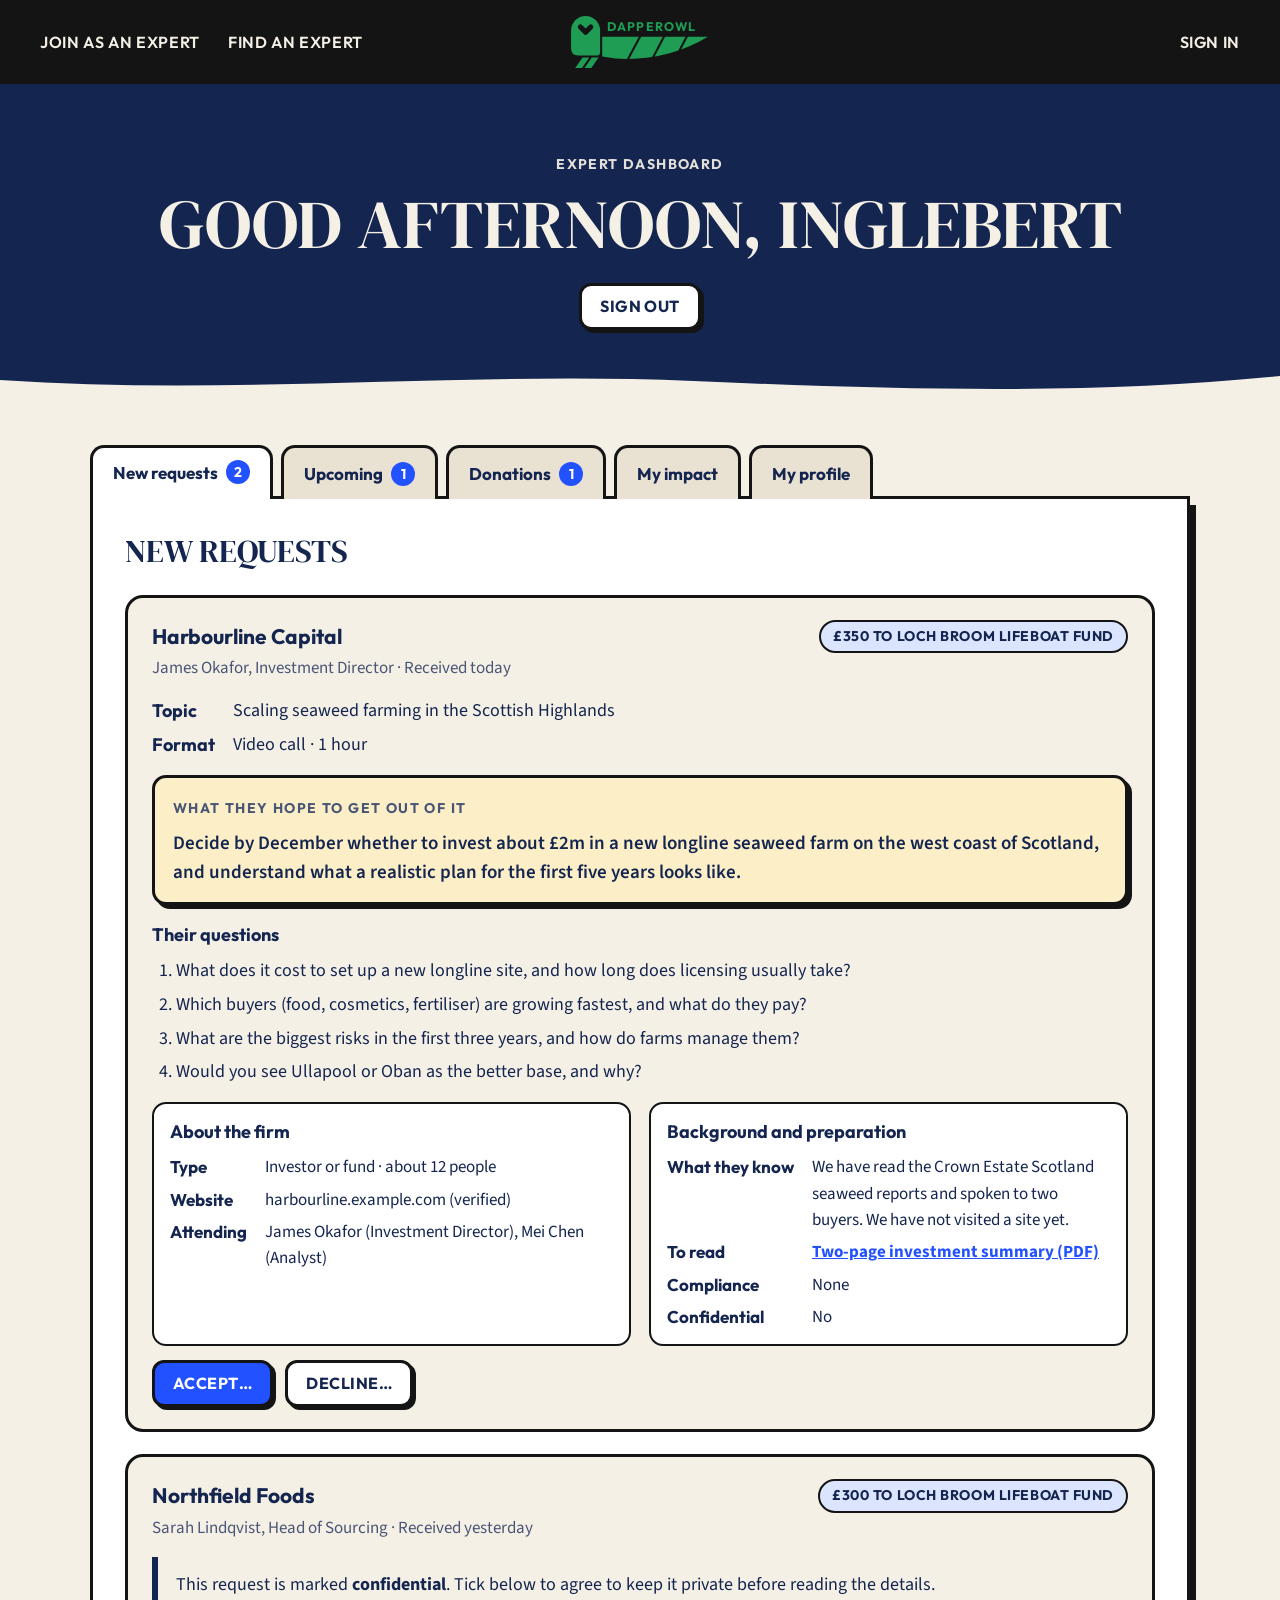
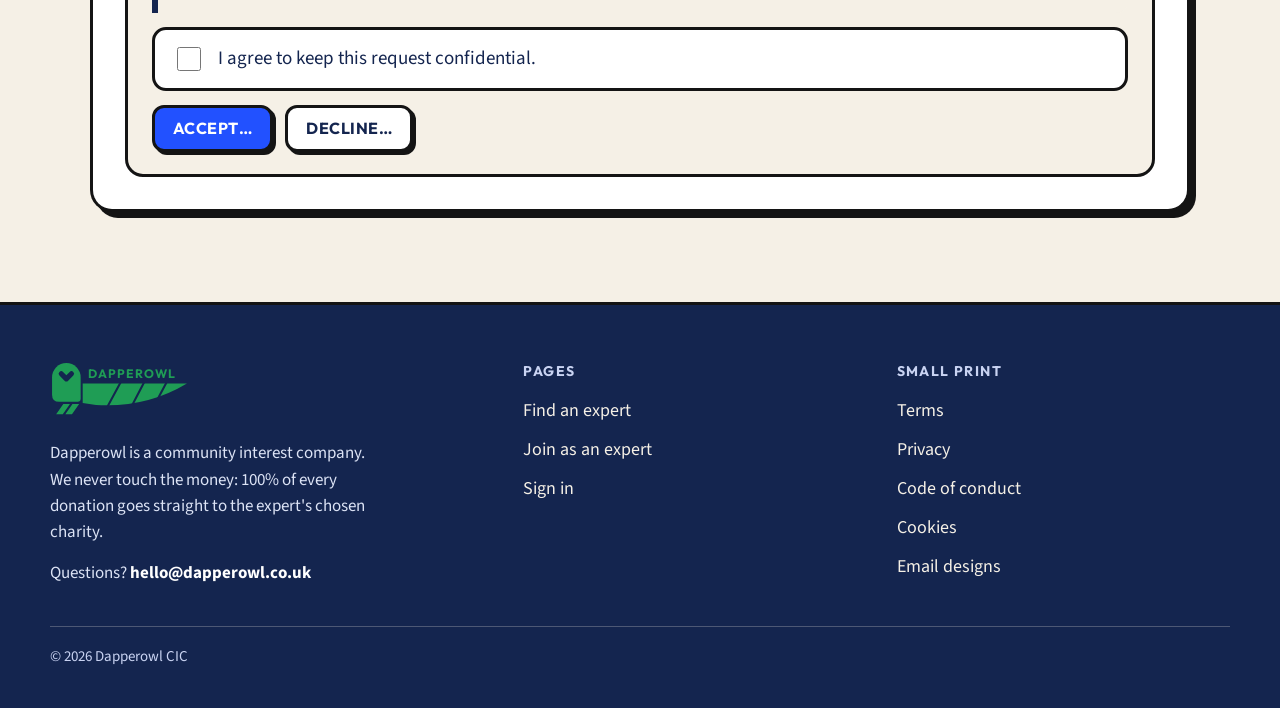
<file: expert-dashboard.html>
<!doctype html>
<html lang="en"><head><meta charset="utf-8"><meta name="viewport" content="width=device-width, initial-scale=1, viewport-fit=cover">
<meta property="og:title" content="Dapperowl: Specialise for charity">
<meta property="og:description" content="Experts share their knowledge; firms donate 100% to the expert’s chosen charity.">
<meta property="og:url" content="https://luke-w-l-m.github.io/dapperowl-prototype/expert-dashboard.html">
<meta property="og:type" content="website">
<meta property="og:image" content="https://luke-w-l-m.github.io/dapperowl-prototype/og-image.png?v=2">
<meta property="og:image:width" content="1200">
<meta property="og:image:height" content="627">
<meta property="og:image:alt" content="Specialise for charity: three people talking over coffee at a round table">
<meta name="twitter:card" content="summary_large_image">
<meta name="twitter:title" content="Dapperowl: Specialise for charity">
<meta name="twitter:description" content="Experts share their knowledge; firms donate 100% to the expert’s chosen charity.">
<meta name="twitter:image" content="https://luke-w-l-m.github.io/dapperowl-prototype/og-image.png?v=2">
<meta name="twitter:image:alt" content="Specialise for charity: three people talking over coffee at a round table">
<title>Your dashboard · Dapperowl</title>
<link rel="stylesheet" href="https://fonts.googleapis.com/css2?family=DM+Serif+Display&family=Outfit:wght@600;700&family=Source+Sans+3:wght@400;600;700&display=swap">
<link rel="stylesheet" href="styles.css">
<style>
main{max-width:1180px;margin:0 auto;padding-block:48px 90px;display:flex;flex-direction:column;gap:26px}
.hello{display:flex;justify-content:space-between;align-items:flex-end;gap:20px;flex-wrap:wrap}
.times{display:flex;flex-direction:column;gap:8px}
.decl{display:flex;flex-direction:column;gap:10px}
.decl .tick{font-size:17px;padding:10px 14px}
.total{display:flex;gap:26px;align-items:center;flex-wrap:wrap}
.total .big{font-family:var(--head);font-size:clamp(54px,7vw,88px);line-height:.9;color:var(--green)}
.private{display:inline-flex;gap:8px;align-items:center;font-family:var(--ui);font-weight:700;font-size:15px;border:2px solid var(--ink);border-radius:999px;padding:4px 12px;background:var(--soft)}
.certs{display:grid;grid-template-columns:repeat(2,minmax(0,360px));gap:28px}
.cq{container-type:inline-size}
.ccert{border:3px solid var(--ink);border-radius:6px;overflow:hidden;box-shadow:5px 5px 0 var(--ink)}
.c1{aspect-ratio:4/5;background:#fff;position:relative;overflow:hidden;color:var(--navy)}
.c1 .frame{position:absolute;inset:4.5cqw;border:.5cqw solid var(--navy);outline:.25cqw solid var(--navy);outline-offset:-2.2cqw}
.c1 .in{position:absolute;inset:4.5cqw;display:flex;flex-direction:column;align-items:center;justify-content:center;text-align:center;gap:2.2cqw;padding:9cqw 8cqw 11cqw}
.c1 .logo{width:30cqw;height:auto}
.c1 .k{font-family:var(--ui);font-weight:600;font-size:3.2cqw;letter-spacing:.32em;text-transform:uppercase;color:var(--cobalt)}
.c1 .photo{width:24cqw;height:24cqw;border-radius:50%;border:.6cqw solid var(--navy);background:#E9E4D8;display:grid;place-items:end center;overflow:hidden;margin-block:1cqw}
.c1 .photo svg{width:78%;height:78%}
.c1 .nm{font-family:var(--head);font-size:6cqw;line-height:1.08}
.c1 .rule{width:16cqw;height:.4cqw;background:var(--navy);margin-block:.6cqw}
.c1 .amt{font-family:var(--head);font-size:12cqw;line-height:.9;color:#18743a}
.c1 .to{font-size:3.4cqw;line-height:1.35}
.c1 .to b{font-family:var(--ui);font-weight:700;display:block;font-size:4cqw}
.c1 .date{position:absolute;right:10cqw;top:9cqw;font-family:var(--ui);font-weight:500;font-size:2.8cqw;color:var(--muted)}
.ok-msg{background:#D6F1E1;border:3px solid var(--ink);border-radius:14px;padding:14px 18px;font-size:18px}
.empty{color:var(--muted);font-size:18px;border:3px dashed var(--ink);border-radius:16px;padding:20px}
@media (max-width:760px){.certs{grid-template-columns:1fr}}
.rq{display:flex;flex-direction:column;gap:16px}
.goal{background:#FCEFC7;border:3px solid var(--ink);border-radius:14px;padding:14px 18px;box-shadow:4px 4px 0 var(--ink)}
.goal p{margin:6px 0 0;font-size:19px;font-weight:600}
.rsec{display:flex;flex-direction:column;gap:8px}
.rsec ol{margin:0;padding-left:24px;display:flex;flex-direction:column;gap:6px;font-size:18px}
.two{display:grid;grid-template-columns:repeat(2,minmax(0,1fr));gap:18px}
.two .rsec{background:var(--white);border:2px solid var(--ink);border-radius:14px;padding:14px 16px}
.two .dl{grid-template-columns:max-content minmax(0,1fr);font-size:17px}
.panel2{background:var(--white);border:3px solid var(--ink);border-radius:16px;padding:22px;display:flex;flex-direction:column;gap:18px}
.panel2 h3{margin:0;font-family:var(--head);font-weight:400;font-size:28px;text-transform:uppercase}
.panel2.acc{border-color:var(--green);box-shadow:5px 5px 0 var(--green)}
.panel2.dec{box-shadow:5px 5px 0 var(--ink)}
@media (max-width:760px){.two{grid-template-columns:1fr}.two .dl{grid-template-columns:1fr}}
</style>
</head><body>
<header id="site-head"></header>
<main class="gut">
  <div class="hello">
    <div><span class="eyebrow">Expert dashboard</span><h1 class="page">Good afternoon, Inglebert</h1></div>
    <a class="btn ghost sm" href="index.html">Sign out</a>
  </div>
  <div>
    <div class="tabs" role="tablist" id="tabs"></div>
    <div class="panel" id="panel" role="tabpanel"></div>
  </div>
</main>
<footer id="site-foot"></footer>
<script src="site.js"></script>
<script>
const S={
  requests:[
    {id:'r1',firm:'Harbourline Capital',who:'James Okafor, Investment Director',received:'Received today',topic:'Scaling seaweed farming in the Scottish Highlands',fmt:'Video call · 1 hour',amt:350,
     goal:'Decide by December whether to invest about £2m in a new longline seaweed farm on the west coast of Scotland, and understand what a realistic plan for the first five years looks like.',
     qs:['What does it cost to set up a new longline site, and how long does licensing usually take?','Which buyers (food, cosmetics, fertiliser) are growing fastest, and what do they pay?','What are the biggest risks in the first three years, and how do farms manage them?','Would you see Ullapool or Oban as the better base, and why?'],
     firmType:'Investor or fund · about 12 people',site:'harbourline.example.com (verified)',attend:'James Okafor (Investment Director), Mei Chen (Analyst)',
     background:'We have read the Crown Estate Scotland seaweed reports and spoken to two buyers. We have not visited a site yet.',docs:'Two-page investment summary (PDF)',compliance:'None',conf:false,
     times:['Wed 4 Nov, 10:00','Thu 5 Nov, 14:30','Tue 10 Nov, 11:00']},
    {id:'r2',firm:'Northfield Foods',who:'Sarah Lindqvist, Head of Sourcing',received:'Received yesterday',topic:'Seaweed as an ingredient: supply and pricing',fmt:'Written advice',amt:300,
     goal:'Choose a reliable UK seaweed supplier for a new range of soups launching next spring, and set a fair price per tonne.',
     qs:['How consistent is UK seaweed supply through the year?','What price range per tonne is fair for dried kelp?','What should we check before signing a supplier?'],
     firmType:'Company · about 400 people',site:'northfieldfoods.example.com (verified)',attend:'Written answers to Sarah Lindqvist',
     background:'We currently import from Ireland and want a UK source.',docs:'None',compliance:'Two short questions about conflicts of interest',conf:true,
     times:['Any day next week']}
  ],
  upcoming:[{firm:'Kelp Ventures',who:'Daniel Reyes, Partner',when:'Fri 30 Oct, 15:00 · Video call · 1 hour',amt:400,email:'daniel@kelpventures.example.com',phone:'020 7946 0018'}],
  donations:[
    {id:'d1',firm:'Tidewater Ports',what:'Video call, 21 Oct',amt:350,stage:1},
    {id:'d2',firm:'Coastal Growers Co-op',what:'Site visit, 14 Oct',amt:900,stage:3,note:'Receipt uploaded by the firm on 17 Oct. Waiting for the charity to confirm.'},
    {id:'d3',firm:'A firm (anonymous)',what:'Video call, 2 Oct',amt:500,stage:4,note:'Loch Broom Lifeboat Fund confirmed on 8 Oct and sent you a thank-you: "£500 keeps our inshore boat fuelled for two months."'}
  ],
  msg:''
};
const CH='Loch Broom Lifeboat Fund';
const TABS=[['new','New requests'],['up','Upcoming'],['don','Donations'],['imp','My impact'],['prof','My profile']];
let tab='new';
const $=id=>document.getElementById(id), gbp=n=>'£'+n.toLocaleString('en-GB');
function trk(stage){ return DapperTracker.html(['Pledged','You sent it','Firm paid','Charity received'],stage); }
function tabs(){
  const n={new:S.requests.length,up:S.upcoming.length,don:S.donations.filter(d=>d.stage===1).length};
  $('tabs').innerHTML=TABS.map(([k,l])=>'<button role="tab" id="tab-'+k+'" aria-selected="'+(k===tab)+'" data-k="'+k+'">'+l+(n[k]?' <span class="badge">'+n[k]+'</span>':'')+'</button>').join('');
  $('tabs').querySelectorAll('button').forEach(b=>b.onclick=()=>{tab=b.dataset.k;S.msg='';draw();});
}
function draw(){
  tabs(); let h=S.msg?'<p class="ok-msg">'+S.msg+'</p>':'';
  if(tab==='new'){
    h+='<h2 class="sec" style="font-size:32px">New requests</h2>';
    if(!S.requests.length) h+='<p class="empty">No new requests. We\'ll email you when a firm asks for your knowledge.</p>';
    S.requests.forEach(r=>{
      h+='<div class="item"><div class="item-h"><div><b>'+r.firm+'</b><span class="meta">'+r.who+' · '+r.received+'</span></div><span class="pill go">'+gbp(r.amt)+' to '+CH+'</span></div>'+
      (r.conf?'<p class="note" style="margin:0">This request is marked <b>confidential</b>. Tick below to agree to keep it private before reading the details.</p><label class="tick"><input type="checkbox" onchange="this.closest(\'.item\').querySelector(\'.hid\').hidden=!this.checked">I agree to keep this request confidential.</label><div class="hid rq" hidden>':'<div class="rq">')+
      '<dl class="dl"><dt>Topic</dt><dd>'+r.topic+'</dd><dt>Format</dt><dd>'+r.fmt+'</dd></dl>'+
      '<div class="goal"><span class="eyebrow">What they hope to get out of it</span><p>'+r.goal+'</p></div>'+
      '<div class="rsec"><span class="lab">Their questions</span><ol>'+r.qs.map(q=>'<li>'+q+'</li>').join('')+'</ol></div>'+
      '<div class="two"><div class="rsec"><span class="lab">About the firm</span><dl class="dl"><dt>Type</dt><dd>'+r.firmType+'</dd><dt>Website</dt><dd>'+r.site+'</dd><dt>Attending</dt><dd>'+r.attend+'</dd></dl></div>'+
      '<div class="rsec"><span class="lab">Background and preparation</span><dl class="dl"><dt>What they know</dt><dd>'+r.background+'</dd><dt>To read</dt><dd>'+(r.docs==='None'?'Nothing':'<a class="link" href="#" data-done="Downloaded">'+r.docs+'</a>')+'</dd><dt>Compliance</dt><dd>'+r.compliance+'</dd><dt>Confidential</dt><dd>'+(r.conf?'Yes':'No')+'</dd></dl></div></div>'+
      '</div>';
      if(r.mode==='acc'){
        h+='<div class="panel2 acc"><h3>Accept this request</h3>'+
        '<div class="f"><span class="lab">1. Pick a time</span><div class="times">'+r.times.map((t,i)=>'<label class="radio"><input type="radio" name="t'+r.id+'" value="'+t+'" '+(i===0?'checked':'')+'>'+t+'</label>').join('')+'<label class="radio"><input type="radio" name="t'+r.id+'" value="other" data-other>Suggest a different time</label></div>'+
        '<div class="row other" hidden><div class="f"><label for="od'+r.id+'">Date</label><input type="date" id="od'+r.id+'" value="2026-11-12"></div><div class="f"><label for="ot'+r.id+'">Time</label><input type="time" id="ot'+r.id+'" value="10:00"></div></div></div>'+
        '<div class="f"><span class="lab">2. Tick your declarations</span><div class="decl">'+
        ['I won\'t share inside information.','I won\'t share confidential information belonging to a current or former employer or client.','I don\'t work for or advise this organisation, or I\'ve told the firm that I do.','Taking part doesn\'t break any agreement I\'m bound by.','If I work in the public sector, I\'m allowed to take part.','I can decline any question, and I\'ll stop if the conversation moves into these areas.'].map(t=>'<label class="tick"><input type="checkbox" class="dc">'+t+'</label>').join('')+
        '</div></div>'+
        '<div class="f"><label for="an'+r.id+'">3. A note to '+r.firm+' <span class="opt">(optional)</span></label><textarea id="an'+r.id+'" style="min-height:90px">Happy to help. I\'ll bring some rough set-up costs from our own site.</textarea></div>'+
        '<div class="note"><p><b>What happens next</b></p><p>We send you both a calendar invite and a video link, and share your contact details with '+r.firm+'. After the call, you press Send and they donate '+gbp(r.amt)+' to '+CH+'.</p></div>'+
        '<div class="acts"><button class="btn" data-conf="'+r.id+'" disabled>Confirm and accept</button><button class="btn ghost sm" data-cancel="'+r.id+'">Cancel</button></div><p class="hint" style="margin:0">Tick all six declarations to confirm.</p></div>';
      } else if(r.mode==='dec'){
        h+='<div class="panel2 dec"><h3>Decline this request</h3>'+
        '<div class="f"><span class="lab">Reason</span><div class="times">'+['Not my area of expertise','I don\'t have time right now','Conflict of interest','Other'].map((t,i)=>'<label class="radio"><input type="radio" name="dr'+r.id+'" value="'+t+'" '+(i===1?'checked':'')+'>'+t+'</label>').join('')+'</div></div>'+
        '<div class="f"><label for="dm'+r.id+'">A message to '+r.firm+' <span class="opt">(optional)</span></label><textarea id="dm'+r.id+'" style="min-height:90px">Thank you for asking. I\'m fully committed this month, but I\'d be glad to help in the new year.</textarea></div>'+
        '<label class="tick"><input type="checkbox" checked>Suggest other experts in this field to them</label>'+
        '<label class="tick"><input type="checkbox" checked>I\'m happy to be asked again later</label>'+
        '<div class="note"><p><b>What they\'ll receive</b></p><p>A polite note that you can\'t help this time, your message if you add one, and a link to similar experts. Your reason stays private unless you put it in your message.</p></div>'+
        '<div class="acts"><button class="btn" data-dsend="'+r.id+'">Send decline</button><button class="btn ghost sm" data-cancel="'+r.id+'">Cancel</button></div></div>';
      } else {
        h+='<div class="acts"><button class="btn sm" data-acc="'+r.id+'">Accept…</button><button class="btn ghost sm" data-dec="'+r.id+'">Decline…</button></div>';
      }
      h+='</div>';
    });
  }
  if(tab==='up'){
    h+='<h2 class="sec" style="font-size:32px">Upcoming</h2>';
    S.upcoming.forEach(u=>{h+='<div class="item"><div class="item-h"><div><b>'+u.firm+'</b><span class="meta">'+u.who+'</span></div><span class="pill ok">Booked</span></div><dl class="dl"><dt>When</dt><dd>'+u.when+'</dd><dt>Donation</dt><dd>'+gbp(u.amt)+' to '+CH+'</dd><dt>Contact</dt><dd>'+u.email+' · '+u.phone+'</dd></dl><p class="hint" style="margin:0">Contact details are shared now you\'ve accepted. A calendar invite and video link are in your email.</p><div class="acts"><button class="btn sm" type="button" data-done="Opening the call">Join video call</button><button class="btn ghost sm" data-done="'+u.firm+'">Mark as done</button></div></div>';});
    if(!S.upcoming.length) h+='<p class="empty">Nothing booked yet.</p>';
  }
  if(tab==='don'){
    h+='<h2 class="sec" style="font-size:32px">Donations</h2><p class="lead" style="margin:0">After each conversation, press Send. We then ask the firm to donate directly to your charity.</p>';
    S.donations.forEach(d=>{
      h+='<div class="item"><div class="item-h"><div><b>'+d.firm+'</b><span class="meta">'+d.what+'</span></div><span class="pill '+(d.stage===4?'ok':'wait')+'">'+gbp(d.amt)+'</span></div>'+trk(d.stage)+
      (d.note?'<p style="margin:0;font-size:18px">'+d.note+'</p>':'')+
      (d.stage===1?'<div class="acts"><button class="btn green" data-send="'+d.id+'">Send to '+CH+'</button></div>':'')+'</div>';
    });
  }
  if(tab==='imp'){
    const done=S.donations.filter(d=>d.stage===4);
    h+='<h2 class="sec" style="font-size:32px">My impact</h2><div class="total"><span class="big">£4,500</span><div><b style="font-family:var(--ui);font-size:20px">raised for '+CH+'</b><br><span class="hint">from 9 conversations since July</span><br><span class="private">Only you can see this</span></div></div>'+
      '<h3 class="lab" style="margin:10px 0 0">Your LinkedIn certificates</h3><div class="certs">'+
      [['£500','October 2026'],['£350','September 2026']].map(c=>'<div><div class="ccert"><div class="cq"><div class="c1"><div class="frame"></div><div class="in">'+DAPPER_LOGO('#fff','#14254F')+'<span class="k">Certificate of impact</span><div class="photo"><svg viewBox="0 0 60 60" aria-hidden="true"><circle cx="30" cy="22" r="13" fill="#141414"/><path d="M6 60c0-15 11-23 24-23s24 8 24 23z" fill="#141414"/></svg></div><span class="nm">The Hon. Inglebert Montgomery-Smythe</span><span class="rule"></span><span class="amt">'+c[0]+'</span><span class="to">donated to<b>'+CH+'</b></span></div><span class="date">'+c[1]+'</span></div></div></div><div class="acts" style="margin-top:14px"><button class="btn sm" type="button" data-done="Opening LinkedIn">Post to LinkedIn</button><button class="btn ghost sm" type="button" data-done="Saved">Save image</button></div></div>').join('')+'</div>';
  }
  if(tab==='prof'){
    h+='<h2 class="sec" style="font-size:32px">My profile</h2><div class="item"><div class="item-h"><div><b>The Hon. Inglebert Montgomery-Smythe</b><span class="meta">Founder, Broom Bay Seaweed · Based in Ullapool, Scotland</span></div><span class="pill ok">Live</span></div><dl class="dl"><dt>Charity</dt><dd>'+CH+' · <a class="link" href="create-profile.html">Change charity</a></dd><dt>Suggested donation</dt><dd>£250–£400 per hour</dd><dt>Availability</dt><dd>Up to 5 hours a month</dd></dl><div class="acts"><a class="btn sm" href="create-profile.html">Edit my profile</a><a class="btn ghost sm" href="find.html">See it as firms do</a><button class="btn ghost sm" type="button" data-done="Profile paused">Pause my profile</button></div></div>';
  }
  $('panel').innerHTML=h;
  const R=id=>S.requests.find(x=>x.id===id);
  $('panel').querySelectorAll('[data-acc]').forEach(b=>b.onclick=()=>{S.requests.forEach(x=>x.mode=null);R(b.dataset.acc).mode='acc';S.msg='';draw();});
  $('panel').querySelectorAll('[data-dec]').forEach(b=>b.onclick=()=>{S.requests.forEach(x=>x.mode=null);R(b.dataset.dec).mode='dec';S.msg='';draw();});
  $('panel').querySelectorAll('[data-cancel]').forEach(b=>b.onclick=()=>{R(b.dataset.cancel).mode=null;draw();});
  $('panel').querySelectorAll('.panel2.acc').forEach(pn=>{
    const btn=pn.querySelector('[data-conf]'), dcs=[...pn.querySelectorAll('.dc')];
    const upd=()=>{btn.disabled=!dcs.every(c=>c.checked);};
    dcs.forEach(c=>c.onchange=upd);
    pn.querySelectorAll('input[type=radio]').forEach(rd=>rd.onchange=()=>{pn.querySelector('.other').hidden=!pn.querySelector('[data-other]').checked;});
    btn.onclick=()=>{const r=R(btn.dataset.conf);const t=pn.querySelector('input[type=radio]:checked');const other=t&&t.value==='other';
      S.requests=S.requests.filter(x=>x!==r);
      S.upcoming.unshift({firm:r.firm,who:r.who,when:(other?'New time suggested, waiting for '+r.firm+' to confirm':t.value)+' · '+r.fmt,amt:r.amt,email:'james.okafor@harbourline.example.com',phone:'020 7946 0102'});
      S.msg=other?'Accepted, with a new time suggested. We\'ll confirm the booking as soon as '+r.firm+' agrees.':'Accepted. We\'ve sent you and '+r.firm+' a calendar invite and video link, and shared your contact details.';tab='up';draw();};
  });
  $('panel').querySelectorAll('[data-dsend]').forEach(b=>b.onclick=()=>{const r=R(b.dataset.dsend);S.requests=S.requests.filter(x=>x!==r);S.msg='Declined. We\'ve sent '+r.firm+' a polite note with your message and some similar experts.';draw();});
  $('panel').querySelectorAll('[data-done]').forEach(b=>b.onclick=()=>{const u=S.upcoming.find(x=>x.firm===b.dataset.done);S.upcoming=S.upcoming.filter(x=>x!==u);S.donations.unshift({id:'d'+Date.now(),firm:u.firm,what:'Just finished',amt:u.amt,stage:1});S.msg='Marked as done. Press Send when you\'re ready.';tab='don';draw();});
  $('panel').querySelectorAll('[data-send]').forEach(b=>b.onclick=()=>{const d=S.donations.find(x=>x.id===b.dataset.send);d.stage=2;d.note='Sent. We\'ve asked '+d.firm+' to donate '+gbp(d.amt)+' on the charity\'s page within 48 hours. You\'ll see their receipt here.';S.msg='';draw();});
}
draw();
</script>
</body></html>
</file>
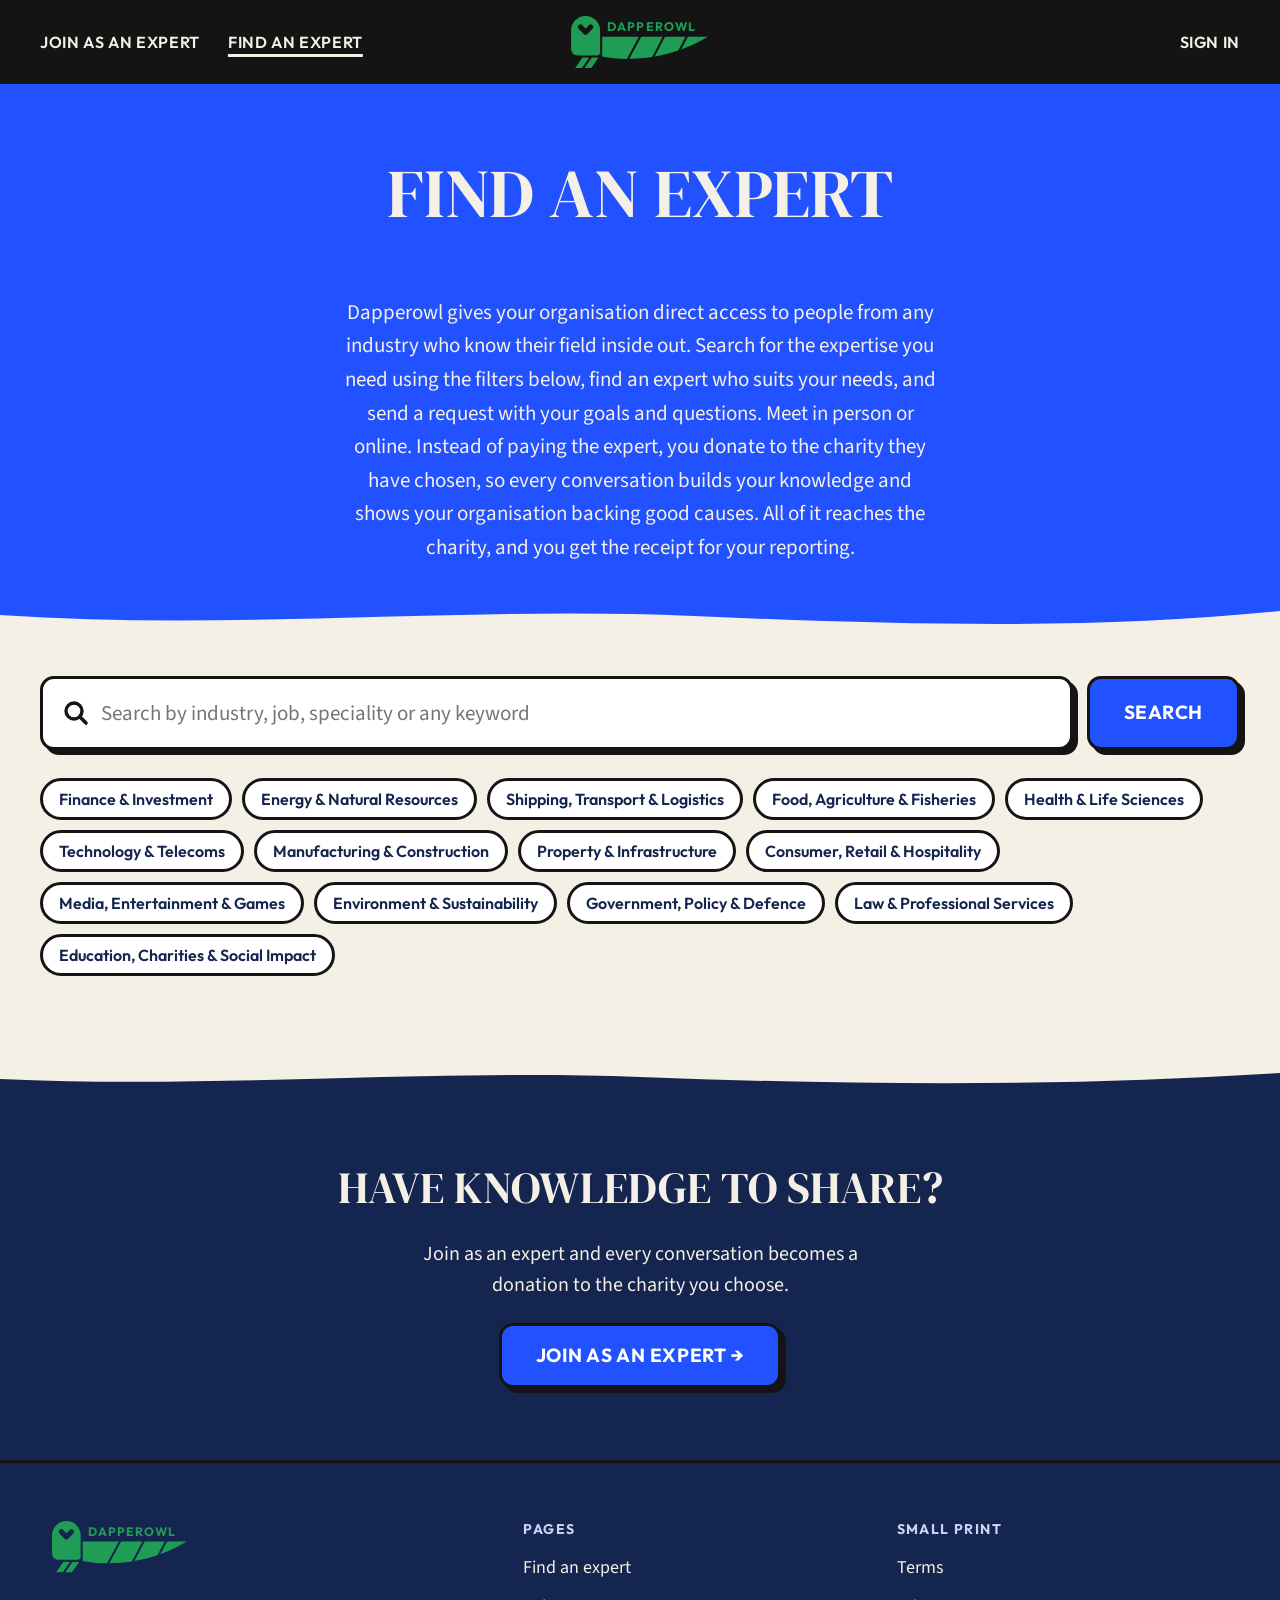
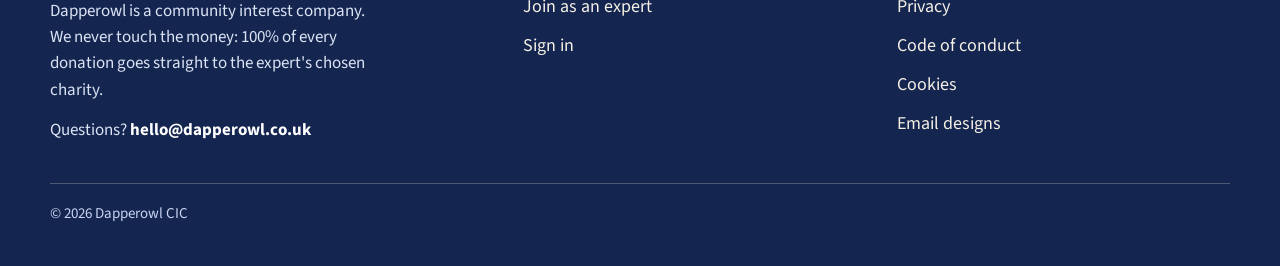
<file: find.html>
<!doctype html>
<html lang="en"><head><meta charset="utf-8"><meta name="viewport" content="width=device-width, initial-scale=1, viewport-fit=cover">
<meta property="og:title" content="Dapperowl: Specialise for charity">
<meta property="og:description" content="Experts share their knowledge; firms donate 100% to the expert’s chosen charity.">
<meta property="og:url" content="https://luke-w-l-m.github.io/dapperowl-prototype/find.html">
<meta property="og:type" content="website">
<meta property="og:image" content="https://luke-w-l-m.github.io/dapperowl-prototype/og-image.png?v=2">
<meta property="og:image:width" content="1200">
<meta property="og:image:height" content="627">
<meta property="og:image:alt" content="Specialise for charity: three people talking over coffee at a round table">
<meta name="twitter:card" content="summary_large_image">
<meta name="twitter:title" content="Dapperowl: Specialise for charity">
<meta name="twitter:description" content="Experts share their knowledge; firms donate 100% to the expert’s chosen charity.">
<meta name="twitter:image" content="https://luke-w-l-m.github.io/dapperowl-prototype/og-image.png?v=2">
<meta name="twitter:image:alt" content="Specialise for charity: three people talking over coffee at a round table">
<title>Find an expert · Dapperowl</title>
<link rel="stylesheet" href="https://fonts.googleapis.com/css2?family=DM+Serif+Display&family=Outfit:wght@600;700&family=Source+Sans+3:wght@400;600;700&display=swap">
<link rel="stylesheet" href="styles.css">
<style>
/* Layout: cream top bar with centred logo; big outlined search bar + industry chips; then a two-pane catalogue: scrolling list of expert cards (left) and the selected expert's full profile (right). Card-shuffle loader while searching. */
:root{
  --paper:#F5F0E6; --ink:#141414; --navy:#14254F; --cobalt:#2251FF; --green:#1F9D55; --white:#ffffff; --muted:#4A5675; --soft:#E9E2D3;
  --head:'DM Serif Display', Georgia, serif; --body:'Source Sans 3', Arial, sans-serif; --ui:'Outfit', Arial, sans-serif;
  color-scheme: light;
}
[hidden]{display:none!important}
body{background:var(--paper);color:var(--navy);font-family:var(--body);font-size:20px;line-height:1.55}
body::before{content:"";position:fixed;inset:0 0 auto;height:env(safe-area-inset-top,0px);z-index:10;background:var(--paper)}
.gut{padding-left:max(40px,env(safe-area-inset-left,0px));padding-right:max(40px,env(safe-area-inset-right,0px))}
.logo{display:block;height:56px;width:auto}
a:focus-visible,button:focus-visible,input:focus-visible{outline:3px solid var(--cobalt);outline-offset:3px}

main{max-width:1280px;margin:0 auto;padding-block:44px 80px;display:flex;flex-direction:column;gap:28px}
h1{margin:0;font-family:var(--head);font-weight:400;font-size:clamp(38px,4.4vw,62px);line-height:1;text-transform:uppercase}
.search{display:flex;gap:14px;flex-wrap:wrap}
.search input{flex:1 1 380px;min-width:0;font:inherit;font-size:21px;color:var(--navy);background:var(--white);border:3px solid var(--ink);border-radius:14px;padding:18px 20px 18px 58px;box-shadow:5px 5px 0 var(--ink);background-image:url("data:image/svg+xml,%3Csvg xmlns='http://www.w3.org/2000/svg' width='26' height='26' viewBox='0 0 26 26'%3E%3Ccircle cx='11' cy='11' r='8' fill='none' stroke='%23141414' stroke-width='3.4'/%3E%3Cpath d='M17 17l6 6' stroke='%23141414' stroke-width='3.6' stroke-linecap='round'/%3E%3C/svg%3E");background-repeat:no-repeat;background-position:20px center}
.btn{font-family:var(--ui);font-weight:700;font-size:19px;letter-spacing:.03em;text-transform:uppercase;padding:18px 34px;border-radius:14px;border:3px solid var(--ink);cursor:pointer;box-shadow:5px 5px 0 var(--ink);background:var(--cobalt);color:var(--white)}
.btn:active{transform:translate(2px,2px);box-shadow:3px 3px 0 var(--ink)}
.chips{display:flex;flex-wrap:wrap;gap:10px}
.chip{font-family:var(--ui);font-weight:600;font-size:16px;border:3px solid var(--ink);border-radius:999px;padding:8px 16px;background:var(--white);color:var(--navy);cursor:pointer}
.chip[aria-pressed="true"]{background:var(--ink);color:var(--white)}
.count{font-family:var(--ui);font-weight:600;font-size:17px;color:var(--muted);margin:0}

.cat{display:grid;grid-template-columns:400px minmax(0,1fr);gap:32px;align-items:start}
.list{display:flex;flex-direction:column;gap:16px;max-height:calc(100vh - 150px);overflow-y:auto;padding:4px 12px 12px 4px;position:sticky;top:110px}
.ec{all:unset;box-sizing:border-box;cursor:pointer;display:flex;flex-direction:column;gap:4px;background:var(--white);border:3px solid var(--ink);border-radius:18px;padding:20px 22px;box-shadow:4px 4px 0 var(--ink);transition:transform .3s ease, box-shadow .3s ease}
.ec:hover{transform:translateY(-4px);box-shadow:6px 9px 0 var(--ink)}
.ec:focus-visible{outline:3px solid var(--cobalt);outline-offset:3px}
.ec[aria-current="true"]{background:var(--soft);box-shadow:inset 0 0 0 3px var(--cobalt),4px 4px 0 var(--ink)}
.ec .nm{font-family:var(--head);font-size:25px;line-height:1.1}
.ec .rl{font-weight:700;font-size:17px;line-height:1.35}
.ec .mt{font-size:16px;color:var(--muted);line-height:1.4}
.ec .chr{margin-top:8px;font-family:var(--ui);font-weight:600;font-size:15px;border-top:2px solid var(--soft);padding-top:8px}

.prof{background:var(--white);border:3px solid var(--ink);border-radius:24px;box-shadow:7px 7px 0 var(--ink);padding:40px;display:flex;flex-direction:column;gap:30px;min-width:0}
.ph{display:flex;gap:28px;flex-wrap:wrap;align-items:flex-start}
.pic{width:150px;height:150px;border-radius:20px;border:3px solid var(--ink);background:var(--soft);display:grid;place-items:end center;overflow:hidden;flex:none}
.pic svg{width:116px;height:116px}
.pt{flex:1 1 300px;display:flex;flex-direction:column;gap:6px;min-width:0}
.pt h2{margin:0;font-family:var(--head);font-weight:400;font-size:clamp(32px,3vw,44px);line-height:1.05}
.pt .hl{font-weight:700;font-size:21px}
.pt .mt{color:var(--muted);font-size:18px}
.pt a{color:var(--cobalt);font-weight:700;font-size:17px}
.prof h3{margin:0 0 10px;font-family:var(--ui);font-size:15px;letter-spacing:.1em;text-transform:uppercase;color:var(--muted)}
.prof section{border-top:2px solid var(--navy);padding-top:22px}
.prof p{margin:0;max-width:70ch}
.tags{display:flex;flex-wrap:wrap;gap:8px}
.tags span{font-family:var(--ui);font-weight:600;font-size:15px;border:2px solid var(--ink);border-radius:999px;padding:5px 12px}
.tags span.ind{background:var(--ink);color:var(--white)}
.tl{list-style:none;margin:0;padding:0;display:flex;flex-direction:column;gap:18px}
.tl li{display:grid;grid-template-columns:22px minmax(0,1fr);gap:14px}
.tl li::before{content:"";width:16px;height:16px;border-radius:50%;background:var(--ink);margin-top:7px}
.tl b{font-family:var(--ui);font-size:19px;display:block}
.tl .w{color:var(--muted);font-size:17px}
.tl p{font-size:18px}
.two{display:grid;grid-template-columns:repeat(2,minmax(0,1fr));gap:20px}
.charity{border:3px solid var(--ink);border-radius:18px;padding:22px 24px;background:var(--paper);display:flex;flex-direction:column;gap:10px}
.charity b{font-family:var(--ui);font-size:22px}
.charity q{font-style:italic;quotes:"“" "”"}
.charity a{color:var(--cobalt);font-weight:700;font-size:17px;align-self:flex-start}
.don{display:flex;justify-content:space-between;align-items:center;gap:20px;flex-wrap:wrap}
.don .amt{font-family:var(--head);font-size:34px;line-height:1}
.don small{display:block;color:var(--muted);font-size:16px}
.req{align-self:flex-start}

.empty{background:var(--white);border:3px dashed var(--ink);border-radius:18px;padding:24px;font-size:18px}

/* card-shuffle loader */
.loader{display:flex;flex-direction:column;align-items:center;gap:18px;padding-block:60px;grid-column:1/-1}
.shuffle{position:relative;width:320px;height:150px;max-width:100%}
.hand{position:absolute;bottom:0;width:70px;height:46px;background:var(--ink);border-radius:26px 26px 18px 18px}
.hand.l{left:10px}.hand.r{right:10px}
.fly{position:absolute;left:28px;bottom:30px;width:36px;height:52px;background:var(--white);border:3px solid var(--ink);border-radius:6px;animation:flick 1.1s cubic-bezier(.45,.05,.35,1) infinite}
.fly:nth-child(4){animation-delay:.14s}.fly:nth-child(5){animation-delay:.28s}.fly:nth-child(6){animation-delay:.42s}.fly:nth-child(7){animation-delay:.56s}
.fly::after{content:"";position:absolute;inset:7px;border-radius:3px;background:var(--cobalt)}
@keyframes flick{0%{transform:translate(0,0) rotate(-14deg)}50%{transform:translate(120px,-90px) rotate(0deg)}100%{transform:translate(236px,0) rotate(14deg)}}
.loader p{margin:0;font-family:var(--head);font-size:30px;text-transform:uppercase}

@media (max-width:960px){
  .gut{padding-left:max(16px,env(safe-area-inset-left,0px));padding-right:max(16px,env(safe-area-inset-right,0px))}
  .cat{grid-template-columns:1fr}
  .list{position:static;max-height:none;overflow:visible;padding:0}
  .prof{padding:24px}
  .two{grid-template-columns:1fr}
}
@media (prefers-reduced-motion:reduce){
  .fly{animation:none;opacity:0}.fly:nth-child(3){opacity:1;transform:translate(120px,-60px)}
  .ec,.ec:hover{transition:none;transform:none}
}
.firmhow{display:flex;flex-direction:column;gap:24px}
.fsteps{display:grid;grid-template-columns:repeat(4,minmax(0,1fr));gap:20px;list-style:none;margin:0;padding:0}
.fsteps li{background:var(--white);border:3px solid var(--ink);border-radius:20px;box-shadow:5px 5px 0 var(--ink);padding:24px;display:flex;flex-direction:column;gap:10px}
.fsteps .n{width:52px;height:52px;border-radius:50%;background:var(--ink);color:var(--white);display:grid;place-items:center;font-family:var(--head);font-size:26px}
.fsteps b{font-family:var(--ui);font-size:20px;line-height:1.25}
.fsteps p{margin:0;font-size:17px}
.ffaq{display:flex;flex-direction:column;gap:12px}
.ffaq details{background:var(--white);border:3px solid var(--ink);border-radius:16px;padding:16px 20px}
.ffaq summary{font-family:var(--ui);font-weight:700;font-size:19px;cursor:pointer}
.ffaq details p{margin:10px 0 0;max-width:70ch}
.tstrip.mid{margin-block:6px}
@media (max-width:960px){.fsteps{grid-template-columns:repeat(2,minmax(0,1fr))}}
@media (max-width:560px){.fsteps{grid-template-columns:1fr}}
.phead .firmlead{max-width:60ch;font-size:21px;line-height:1.6;opacity:1;margin-top:40px!important;text-wrap:pretty}
</style>
</head><body>

<header id="site-head"></header>

<main class="gut">
  <h1>Find an expert</h1>
  <p class="lead firmlead">Dapperowl gives your organisation direct access to people from any industry who know their field inside out. Search for the expertise you need using the filters below, find an expert who suits your needs, and send a request with your goals and questions. Meet in person or online. Instead of paying the expert, you donate to the charity they have chosen, so every conversation builds your knowledge and shows your organisation backing good causes. All of it reaches the charity, and you get the receipt for your reporting.</p>
  <form class="search" id="sform" role="search">
    <label for="q" class="sr" style="position:absolute;left:-9999px">Search experts</label>
    <input type="search" id="q" placeholder="Search by industry, job, speciality or any keyword">
    <button class="btn" type="submit">Search</button>
  </form>
  <div class="chips" id="chips" aria-label="Quick industry filters"></div>
  <p class="count" id="count" aria-live="polite"></p>
  <div class="cat" id="cat">
    <div class="list" id="list" aria-label="Experts"></div>
    <article class="prof" id="prof" aria-live="polite"></article>
  </div>
  <div class="loader" id="loader" hidden>
    <div class="shuffle" aria-hidden="true"><span class="hand l"></span><span class="hand r"></span><span class="fly"></span><span class="fly"></span><span class="fly"></span><span class="fly"></span><span class="fly"></span></div>
    <p>Finding your specialist</p>
  </div>
  <section class="bleed" style="--bb:#14254F;color:var(--paper);text-align:center;display:flex;flex-direction:column;align-items:center;gap:22px">
    <h2 class="sec">Have knowledge to share?</h2>
    <p style="margin:0;font-size:20px;max-width:46ch">Join as an expert and every conversation becomes a donation to the charity you choose.</p>
    <a class="btn" href="join.html">Join as an expert →</a>
  </section>
</main>

<footer id="site-foot"></footer>
<script src="site.js"></script>
<script>
const IND=['Finance & Investment','Energy & Natural Resources','Shipping, Transport & Logistics','Food, Agriculture & Fisheries','Health & Life Sciences','Technology & Telecoms','Manufacturing & Construction','Property & Infrastructure','Consumer, Retail & Hospitality','Media, Entertainment & Games','Environment & Sustainability','Government, Policy & Defence','Law & Professional Services','Education, Charities & Social Impact'];
const E=[
 {n:'The Hon. Inglebert Montgomery-Smythe',top:'Founder, Broom Bay Seaweed',cur:'Founder, Broom Bay Seaweed',loc:'Ullapool, Scotland',yrs:27,ind:['Food, Agriculture & Fisheries','Environment & Sustainability'],spec:['Seaweed farming','Marine licensing','Aquaculture','Coastal communities'],
  about:"I spent ten years as a site manager at Summer Isles Salmon, where I learned how marine licensing, water quality and coastal communities really work. Before that, five years as a deckhand and then mate on fisheries survey vessels taught me to read the sea and the weather. In 2012 I founded Broom Bay Seaweed, growing sugar kelp and dulse on longlines in Loch Broom; it now supplies food, cosmetics and fertiliser makers across the UK.",
  jobs:[['Founder, Broom Bay Seaweed','2012 – now · 14 years','Sugar kelp and dulse on longlines in Loch Broom; supplies food, cosmetics and fertiliser makers.'],['Site manager, Summer Isles Salmon','2002 – 2012 · 10 years','Daily operations, marine licensing, water quality, community relations.'],['Deckhand, then mate, fisheries survey vessels','1997 – 2002 · 5 years','Survey work at sea.']],
  edu:'BSc Marine Biology, University of Aberdeen',lang:'English, Scottish Gaelic',ch:'Loch Broom Lifeboat Fund',chd:'Funds the volunteer lifeboat crew serving Loch Broom and the Summer Isles.',why:"The crew came out for our boat in a winter gale in 2004. I've supported them ever since.",don:'£250–£400',donk:'per hour for calls'},
 {n:'Alejandro Ruiz Cárdenas',top:'Former CMO, Petrosur Energía · 24 years',cur:'Senior Strategy Officer, Golfo Infraestructura',loc:'Villahermosa, Mexico',yrs:31,ind:['Energy & Natural Resources','Property & Infrastructure'],spec:['Oil plant infrastructure','Southern Mexico','Energy marketing','Government relations'],
  about:"For 24 years I led marketing at Petrosur Energía, selling refinery capacity and building the relationships that keep big plants running in southern Mexico. I now advise Golfo Infraestructura on where to build next, which means knowing the land, the permits and the people in Tabasco and Campeche.",
  jobs:[['Senior Strategy Officer, Golfo Infraestructura','2019 – now · 7 years','Site selection and strategy for energy infrastructure in the Gulf of Mexico.'],['Chief Marketing Officer, Petrosur Energía','1995 – 2019 · 24 years','Marketing for refinery and storage capacity; partner and government relations.']],
  edu:'MBA, IPADE Business School',lang:'Spanish, English',ch:'Bridges to Literacy',chd:'Runs reading clubs for children in under-served communities.',why:'',don:'£500',donk:'suggested per hour'},
 {n:'Aino Väisänen',top:'Head of Forestry, Lappi Woodlands · 18 years',cur:'Independent woodland adviser',loc:'Rovaniemi, Finland',yrs:26,ind:['Environment & Sustainability'],spec:['Northern forestry','Woodland carbon','Sustainable harvesting'],
  about:"I ran forestry at Lappi Woodlands for 18 years, managing slow-growing northern forests where every harvest decision lasts a century. I now advise landowners and investors on woodland carbon and how to harvest without harming the forest.",
  jobs:[['Independent woodland adviser','2020 – now · 6 years','Advice on woodland carbon and sustainable harvesting.'],['Head of Forestry, Lappi Woodlands','2002 – 2020 · 18 years','Managed 40,000 hectares of northern forest.']],
  edu:'MSc Forest Sciences, University of Helsinki',lang:'Finnish, English, Swedish',ch:'Northern Woodland Trust',chd:'Plants and protects native woodland across northern Europe.',why:'',don:'Open',donk:'the firm decides'},
 {n:'Isla Morrow',top:'Founder, Kelpwell',cur:'Founder and CEO, Kelpwell',loc:'Oban, Scotland',yrs:15,ind:['Food, Agriculture & Fisheries','Consumer, Retail & Hospitality'],spec:['Fermented seaweed drinks','Drinks start-ups','Retail listings'],
  about:"I founded Kelpwell in 2016 to make fermented seaweed drinks, and took it from a kitchen in Oban to shelves in three national supermarkets. I know what it takes to launch a new drink and win retail buyers.",
  jobs:[['Founder and CEO, Kelpwell','2016 – now · 10 years','Fermented seaweed drinks sold in UK supermarkets.'],['Brand manager, Highland Springs Co.','2011 – 2016 · 5 years','Launched two soft drink lines.']],
  edu:'BA Marketing, University of Stirling',lang:'English',ch:'Oban Food Bank',chd:'Provides emergency food parcels across Argyll.',why:'',don:'£150–£200',donk:'per hour for calls'},
 {n:'Priya Raman',top:'Former COO, Northbridge Shipping · 22 years',cur:'Non-executive director, Tidewater Ports',loc:'London, England',yrs:30,ind:['Shipping, Transport & Logistics','Finance & Investment'],spec:['Ship sale and purchase','Fleet operations','Port investment'],
  about:"I spent 22 years at Northbridge Shipping, ending as chief operating officer of a 60-vessel fleet. I've bought, sold and run ships through three market cycles, and now sit on the board of Tidewater Ports.",
  jobs:[['Non-executive director, Tidewater Ports','2021 – now · 5 years','Board oversight of UK port investments.'],['Chief Operating Officer, Northbridge Shipping','1999 – 2021 · 22 years','Fleet operations, vessel sale and purchase.']],
  edu:'BSc Economics, London School of Economics',lang:'English, Tamil',ch:'Seafarers Support Network',chd:'Helps merchant seafarers and their families in hardship.',why:'',don:'£500',donk:'suggested per hour'},
 {n:'Tom Achterberg',top:'Former Director of Clinical Operations, Westvale Health · 16 years',cur:'Hospital operations consultant',loc:'Leeds, England',yrs:28,ind:['Health & Life Sciences'],spec:['Hospital operations','Waiting lists','Clinical staffing'],
  about:"I ran clinical operations at Westvale Health for 16 years, responsible for theatres, wards and waiting lists across four hospitals. I now help hospitals cut waiting times without burning out their staff.",
  jobs:[['Hospital operations consultant','2021 – now · 5 years','Waiting-list and staffing projects.'],['Director of Clinical Operations, Westvale Health','2005 – 2021 · 16 years','Theatres, wards and waiting lists across four hospitals.']],
  edu:'MSc Healthcare Management, University of Leeds',lang:'English, Dutch',ch:'Yorkshire Carers Trust',chd:'Supports unpaid carers across Yorkshire.',why:'',don:'£250–£400',donk:'per hour for calls'}
];
function keep(){try{sessionStorage.setItem('dapper-expert',String(sel))}catch(e){}}
let ind=null, sel=0, shown=[];
const $=id=>document.getElementById(id);
const esc=s=>String(s).replace(/[&<>"]/g,c=>({'&':'&amp;','<':'&lt;','>':'&gt;','"':'&quot;'}[c]));
const person='<svg viewBox="0 0 60 60" aria-hidden="true"><circle cx="30" cy="22" r="13" fill="#141414"/><path d="M8 58c0-14 10-22 22-22s22 8 22 22z" fill="#141414"/></svg>';
IND.forEach((t,i)=>{const b=document.createElement('button');b.type='button';b.className='chip';b.id='ind'+i;b.textContent=t;b.setAttribute('aria-pressed','false');b.onclick=()=>{ind=ind===t?null:t;$('chips').querySelectorAll('.chip').forEach(c=>c.setAttribute('aria-pressed',c.textContent===ind));run();};$('chips').appendChild(b);});
function match(e,q){ if(ind&&!e.ind.includes(ind)) return false; if(!q) return true; const hay=[e.n,e.top,e.cur,e.loc,e.about,e.spec.join(' '),e.ind.join(' '),e.jobs.flat().join(' ')].join(' ').toLowerCase(); return q.toLowerCase().split(/\s+/).every(w=>hay.includes(w)); }
function list(){
  $('list').innerHTML='';
  if(!shown.length){ $('list').innerHTML='<div class="empty">No experts match yet. Try a broader word, or clear the industry filter.</div>'; $('prof').hidden=true; return; }
  $('prof').hidden=false;
  shown.forEach(i=>{const e=E[i];const b=document.createElement('button');b.className='ec';b.type='button';b.id='e'+i;b.setAttribute('aria-current',i===sel);
    b.innerHTML='<span class="nm">'+esc(e.n)+'</span><span class="rl">'+esc(e.top)+'</span><span class="mt">Now: '+esc(e.cur)+'</span><span class="mt">Based in '+esc(e.loc)+'</span><span class="mt">'+esc(e.ind.join(' · '))+'</span><span class="chr">Supports: '+esc(e.ch)+'</span>';
    b.onclick=()=>{sel=i;list();prof();if(innerWidth<960)$('prof').scrollIntoView({behavior:'smooth'});};$('list').appendChild(b);});
}
function prof(){
  const e=E[sel];
  $('prof').innerHTML='<div class="ph"><div class="pic">'+person+'</div><div class="pt"><h2>'+esc(e.n)+'</h2><span class="hl">'+esc(e.cur)+'</span><span class="mt">Based in '+esc(e.loc)+' · '+e.yrs+' years\' experience</span><a class="link" style="font-size:17px" href="https://www.linkedin.com/" target="_blank" rel="noopener">View LinkedIn profile ↗</a></div><a class="btn req" href="signin.html#request" onclick="keep()">Request a conversation</a></div>'
  +'<section><h3>Industries and specialities</h3><div class="tags">'+e.ind.map(t=>'<span class="ind">'+esc(t)+'</span>').join('')+e.spec.map(t=>'<span>'+esc(t)+'</span>').join('')+'</div></section>'
  +'<section><h3>About</h3><p>'+esc(e.about)+'</p></section>'
  +'<section><h3>Career</h3><ol class="tl">'+e.jobs.map(j=>'<li><div><b>'+esc(j[0])+'</b><span class="w">'+esc(j[1])+'</span><p>'+esc(j[2])+'</p></div></li>').join('')+'</ol></section>'
  +'<section class="two"><div><h3>Education</h3><p>'+esc(e.edu)+'</p></div><div><h3>Languages</h3><p>'+esc(e.lang)+'</p></div></section>'
  +'<section><h3>Chosen charity</h3><div class="charity"><b>'+esc(e.ch)+'</b><p>'+esc(e.chd)+'</p>'+(e.why?'<p><q>'+esc(e.why)+'</q></p>':'')+'</div></section>'
  +'<section class="don"><div><h3>Suggested donation</h3><span class="amt">'+esc(e.don)+'</span><small>'+esc(e.donk)+' · 100% goes to '+esc(e.ch)+'</small></div><a class="btn" href="signin.html#request" onclick="keep()">Request a conversation</a></section>';
}
function render(){ $('count').textContent=shown.length+(shown.length===1?' expert':' experts')+(ind?' in '+ind:''); list(); if(shown.length) prof(); }
let t=null;
function run(){
  if(!$('q').value.trim() && !ind){ clearTimeout(t); $('loader').hidden=true; $('cat').hidden=true; $('count').textContent='Type what you need, or pick an industry, to see matching experts.'; return; }
  const q=$('q').value.trim();
  shown=E.map((_,i)=>i).filter(i=>match(E[i],q));
  if(shown.length && !shown.includes(sel)) sel=shown[0];
  $('cat').hidden=true; $('count').textContent=''; $('loader').hidden=false;
  clearTimeout(t); t=setTimeout(()=>{ $('loader').hidden=true; $('cat').hidden=false; render(); }, 1800);
}
$('sform').addEventListener('submit',e=>{e.preventDefault();run();});
$('cat').hidden=true;
</script>
</body></html>
</file>
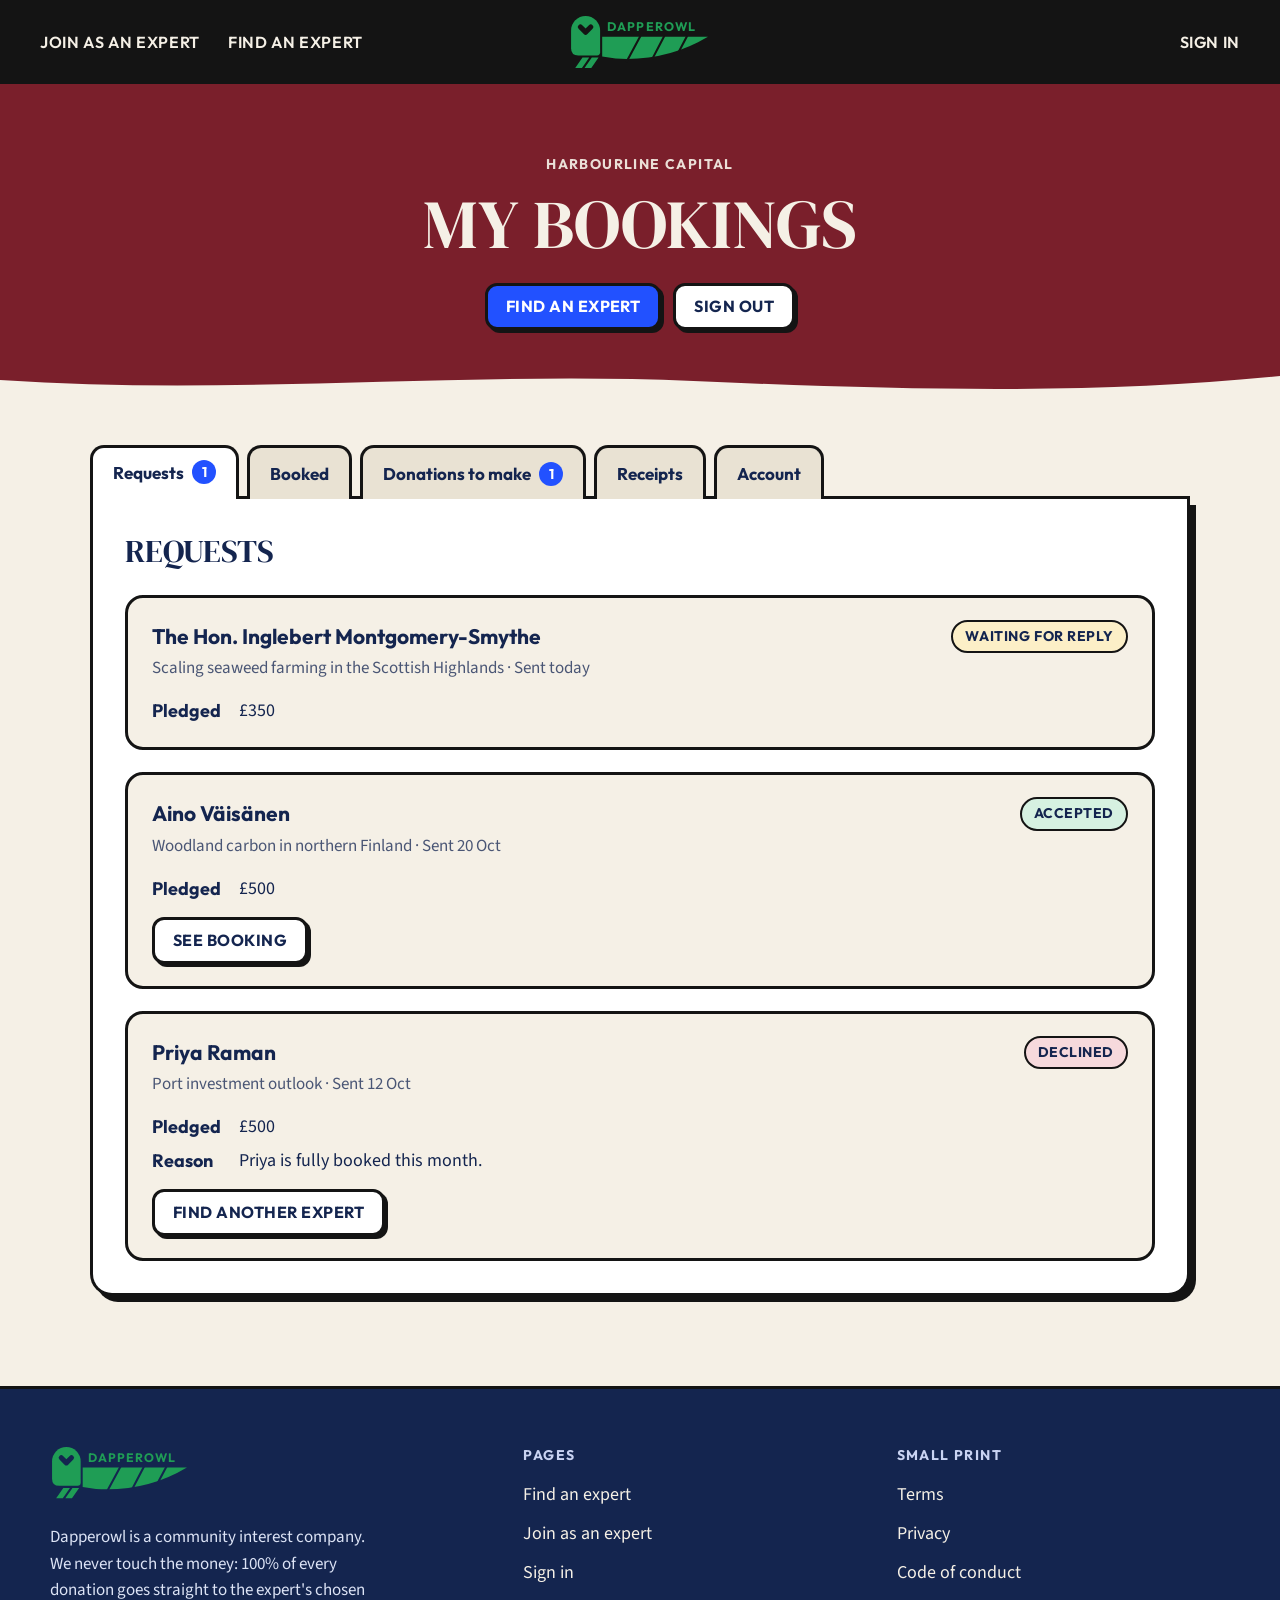
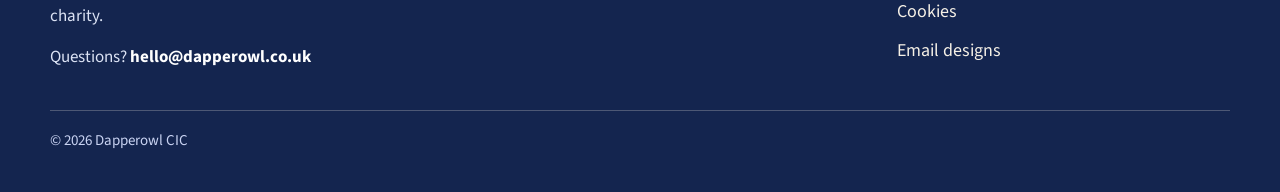
<file: firm-dashboard.html>
<!doctype html>
<html lang="en"><head><meta charset="utf-8"><meta name="viewport" content="width=device-width, initial-scale=1, viewport-fit=cover">
<meta property="og:title" content="Dapperowl: Specialise for charity">
<meta property="og:description" content="Experts share their knowledge; firms donate 100% to the expert’s chosen charity.">
<meta property="og:url" content="https://luke-w-l-m.github.io/dapperowl-prototype/firm-dashboard.html">
<meta property="og:type" content="website">
<meta property="og:image" content="https://luke-w-l-m.github.io/dapperowl-prototype/og-image.png?v=2">
<meta property="og:image:width" content="1200">
<meta property="og:image:height" content="627">
<meta property="og:image:alt" content="Specialise for charity: three people talking over coffee at a round table">
<meta name="twitter:card" content="summary_large_image">
<meta name="twitter:title" content="Dapperowl: Specialise for charity">
<meta name="twitter:description" content="Experts share their knowledge; firms donate 100% to the expert’s chosen charity.">
<meta name="twitter:image" content="https://luke-w-l-m.github.io/dapperowl-prototype/og-image.png?v=2">
<meta name="twitter:image:alt" content="Specialise for charity: three people talking over coffee at a round table">
<title>My bookings · Dapperowl</title>
<link rel="stylesheet" href="https://fonts.googleapis.com/css2?family=DM+Serif+Display&family=Outfit:wght@600;700&family=Source+Sans+3:wght@400;600;700&display=swap">
<link rel="stylesheet" href="styles.css">
<style>
main{max-width:1180px;margin:0 auto;padding-block:48px 90px;display:flex;flex-direction:column;gap:26px}
.hello{display:flex;justify-content:space-between;align-items:flex-end;gap:20px;flex-wrap:wrap}
.pay{display:grid;grid-template-columns:minmax(0,1fr) minmax(0,1fr);gap:18px}
.ref{font-family:var(--ui);font-weight:700;font-size:26px;letter-spacing:.06em;border:3px dashed var(--ink);border-radius:12px;padding:8px 16px;background:var(--white);display:inline-block}
.upload{border:3px dashed var(--ink);border-radius:14px;padding:16px;background:var(--white);display:flex;flex-direction:column;gap:10px}
.upload input{font-size:17px}
table{width:100%;border-collapse:collapse;font-size:18px}
th,td{text-align:left;padding:12px 10px;border-bottom:2px solid var(--soft);vertical-align:top}
th{font-family:var(--ui);font-size:14px;letter-spacing:.08em;text-transform:uppercase;color:var(--muted)}
td.num{font-variant-numeric:tabular-nums;font-weight:700}
.tw{overflow-x:auto}
.ok-msg{background:#D6F1E1;border:3px solid var(--ink);border-radius:14px;padding:14px 18px;font-size:18px}
.switch{display:flex;gap:14px;align-items:center;font-size:18px}
.switch input{width:24px;height:24px;accent-color:var(--cobalt)}
.stars{display:flex;gap:6px}
.stars button{font-size:26px;background:none;border:none;cursor:pointer;color:var(--soft);padding:0 2px;-webkit-text-stroke:1.5px var(--ink)}
.stars button.on{color:var(--amber)}
.cq{container-type:inline-size}
.cert{aspect-ratio:4/5;background:#fff;position:relative;overflow:hidden;color:var(--navy)}
.c1 .frame{position:absolute;inset:4.5cqw;border:.5cqw solid var(--navy);outline:.25cqw solid var(--navy);outline-offset:-2.2cqw}
.c1 .in{position:absolute;inset:4.5cqw;display:flex;flex-direction:column;align-items:center;justify-content:center;text-align:center;gap:2.2cqw;padding:9cqw 8cqw 11cqw}
.c1 .logo{width:30cqw;height:auto}
.c1 .k{font-family:var(--ui);font-weight:600;font-size:3.2cqw;letter-spacing:.32em;text-transform:uppercase;color:var(--cobalt)}
.c1 .chn{font-family:var(--head);font-size:7.4cqw;line-height:1.05;margin-top:2cqw}
.c1 .rule{width:16cqw;height:.4cqw;background:var(--navy);margin-block:.6cqw}
.c1 .amt{font-family:var(--head);font-size:12cqw;line-height:.9;color:#18743a}
.c1 .to{font-size:3.4cqw;line-height:1.4}
.c1 .to b{font-family:var(--ui);font-weight:700}
.c1 .list{font-family:var(--ui);font-weight:700;font-size:3.4cqw;line-height:1.5}
.c1 .date{position:absolute;right:10cqw;top:9cqw;font-family:var(--ui);font-weight:500;font-size:2.8cqw;color:var(--muted)}
.certs{display:grid;grid-template-columns:minmax(0,1fr) minmax(0,1fr);gap:22px;align-items:start}
.yr{background:var(--white);border:3px solid var(--ink);border-radius:18px;box-shadow:5px 5px 0 var(--ink);padding:22px;display:flex;flex-direction:column;gap:12px}
dialog.cd{width:min(560px,calc(100vw - 32px));max-height:92vh;padding:0;border:3px solid var(--ink);border-radius:22px;box-shadow:10px 10px 0 var(--ink);background:var(--paper);color:var(--navy)}
dialog.cd::backdrop{background:rgba(20,37,79,.62)}
.cd .wrap{padding:24px;display:flex;flex-direction:column;gap:16px}
.cd .ccert{border:3px solid var(--ink);border-radius:6px;overflow:hidden}
.cd .x{align-self:flex-end;background:none;border:none;font-size:30px;cursor:pointer;line-height:1;color:var(--navy)}
.cd .post{font-size:17px;background:var(--white);border:2px solid var(--soft);border-radius:12px;padding:12px 14px;margin:0}
@media (max-width:760px){.certs{grid-template-columns:1fr}}
@media (max-width:760px){.pay{grid-template-columns:1fr}}
</style>
</head><body>
<header id="site-head"></header>
<main class="gut">
  <div class="hello">
    <div><span class="eyebrow">Harbourline Capital</span><h1 class="page">My bookings</h1></div>
    <div class="acts"><a class="btn sm" href="find.html">Find an expert</a><a class="btn ghost sm" href="index.html">Sign out</a></div>
  </div>
  <div>
    <div class="tabs" role="tablist" id="tabs"></div>
    <div class="panel" id="panel" role="tabpanel"></div>
  </div>
</main>
<dialog class="cd" id="cdlg" aria-labelledby="cdT"><div class="wrap"><button class="x" type="button" id="cdx" aria-label="Close">×</button><h2 class="sec" id="cdT" style="font-size:28px;margin:0">Certificate of impact</h2><div class="ccert" id="cdc"></div><p class="hint" style="margin:0">Optional. Share it only if you would like to.</p><p class="post" id="cdp"></p><div class="acts"><button class="btn sm" type="button" data-done="Opening LinkedIn">Post on LinkedIn</button><button class="btn ghost sm" type="button" data-done="Saved">Download image</button></div></div></dialog>
<footer id="site-foot"></footer>
<script src="site.js"></script>
<script>
const S={
  requests:[
    {who:'The Hon. Inglebert Montgomery-Smythe',topic:'Scaling seaweed farming in the Scottish Highlands',amt:350,st:'wait',lab:'Waiting for reply',sent:'Sent today'},
    {who:'Aino Väisänen',topic:'Woodland carbon in northern Finland',amt:500,st:'ok',lab:'Accepted',sent:'Sent 20 Oct'},
    {who:'Priya Raman',topic:'Port investment outlook',amt:500,st:'no',lab:'Declined',sent:'Sent 12 Oct',why:'Priya is fully booked this month.'}
  ],
  booked:[{who:'Aino Väisänen',when:'Mon 2 Nov, 09:00 · Video call · 1 hour',contact:'aino@example.fi'}],
  pay:[{id:'p1',who:'The Hon. Inglebert Montgomery-Smythe',what:'Video call, 21 Oct',amt:350,ch:'Loch Broom Lifeboat Fund',ref:'DO-0047',stage:2,due:'Please donate by Fri 23 Oct (48 hours)'}],
  receipts:[['8 Oct 2026','Loch Broom Lifeboat Fund','The Hon. Inglebert Montgomery-Smythe','DO-0042',500,'seaweed farming',true],['24 Sep 2026','Seafarers Support Network','Priya Raman','DO-0035',600,'port investment',false],['3 Sep 2026','Northern Woodland Trust','Aino Väisänen','DO-0029',450,'woodland carbon',true]],
  named:false, rated:0, msg:''
};
const TABS=[['req','Requests'],['book','Booked'],['pay','Donations to make'],['rec','Receipts'],['acc','Account']];
let tab='req';
const $=id=>document.getElementById(id), gbp=n=>'£'+n.toLocaleString('en-GB');
function trk(stage){ return DapperTracker.html(['Pledged','Expert sent it','You paid','Charity received'],stage); }
function tabs(){
  const n={req:S.requests.filter(r=>r.st==='wait').length,pay:S.pay.filter(p=>p.stage===2).length};
  $('tabs').innerHTML=TABS.map(([k,l])=>'<button role="tab" id="tab-'+k+'" aria-selected="'+(k===tab)+'" data-k="'+k+'">'+l+(n[k]?' <span class="badge">'+n[k]+'</span>':'')+'</button>').join('');
  $('tabs').querySelectorAll('button').forEach(b=>b.onclick=()=>{tab=b.dataset.k;S.msg='';draw();});
}
function draw(){
  tabs(); let h=S.msg?'<p class="ok-msg">'+S.msg+'</p>':'';
  if(tab==='req'){
    h+='<h2 class="sec" style="font-size:32px">Requests</h2>';
    S.requests.forEach(r=>{h+='<div class="item"><div class="item-h"><div><b>'+r.who+'</b><span class="meta">'+r.topic+' · '+r.sent+'</span></div><span class="pill '+r.st+'">'+r.lab+'</span></div><dl class="dl"><dt>Pledged</dt><dd>'+gbp(r.amt)+'</dd>'+(r.why?'<dt>Reason</dt><dd>'+r.why+'</dd>':'')+'</dl>'+(r.st==='no'?'<div class="acts"><a class="btn ghost sm" href="find.html">Find another expert</a></div>':'')+(r.st==='ok'?'<div class="acts"><button class="btn ghost sm" data-k2="book">See booking</button></div>':'')+'</div>';});
  }
  if(tab==='book'){
    h+='<h2 class="sec" style="font-size:32px">Booked</h2>';
    S.booked.forEach(b=>{h+='<div class="item"><div class="item-h"><div><b>'+b.who+'</b><span class="meta">'+b.when+'</span></div><span class="pill ok">Booked</span></div><dl class="dl"><dt>Contact</dt><dd>'+b.contact+'</dd></dl><div class="acts"><button class="btn sm" type="button" data-done="Opening the call">Join video call</button><button class="btn ghost sm" type="button" data-done="Added to calendar">Add to calendar</button></div></div>';});
  }
  if(tab==='pay'){
    h+='<h2 class="sec" style="font-size:32px">Donations to make</h2><p class="lead" style="margin:0">Donate on the charity\'s own page, quote the reference, then upload your receipt. Dapperowl never touches the money.</p>';
    S.pay.forEach(p=>{
      h+='<div class="item"><div class="item-h"><div><b>'+p.who+'</b><span class="meta">'+p.what+'</span></div><span class="pill '+(p.stage===2?'wait':'ok')+'">'+(p.stage===2?p.due:'Paid')+'</span></div>'+trk(p.stage);
      if(p.stage===2){
        h+='<div class="pay"><div class="box" style="display:flex;flex-direction:column;gap:10px"><span class="eyebrow">Step 1 · Donate</span><span style="font-size:19px"><b>'+gbp(p.amt)+'</b> to <b>'+p.ch+'</b></span><span>Quote this reference:</span><span class="ref">'+p.ref+'</span><button class="btn sm" type="button" data-done="Opening the charity\'s page">Donate on the charity\'s page ↗</button></div>'+
        '<div class="upload"><span class="eyebrow">Step 2 · Upload your receipt</span><label for="up'+p.id+'" class="lab" style="font-size:17px">Donation confirmation (PDF, image or email)</label><input type="file" id="up'+p.id+'"><button class="btn green sm" data-paid="'+p.id+'">I\'ve donated, send receipt</button></div></div>'+
        '<details><summary class="lab" style="cursor:pointer">Something went wrong? Flag a problem</summary><div class="radios" style="display:flex;flex-direction:column;gap:10px;margin-top:12px"><label class="radio"><input type="radio" name="fl'+p.id+'">The expert didn\'t show up (nothing is owed)</label><label class="radio"><input type="radio" name="fl'+p.id+'">The session was cut short or started late (pay part, with a reason the expert sees)</label><button class="btn ghost sm" type="button" style="align-self:flex-start" data-done="Problem flagged. We\'ll be in touch within a working day">Flag problem</button></div></details>';
      } else h+='<p style="margin:0;font-size:18px">Receipt sent to the expert. We\'ll let you know when '+p.ch+' confirms.</p>';
      h+='</div>';
    });
    h+='<div class="item"><b style="font-family:var(--ui);font-size:20px">How was your conversation with Aino?</b><span class="meta">Private rating, seen only by Dapperowl.</span><div class="stars" id="stars">'+[1,2,3,4,5].map(n=>'<button type="button" aria-label="'+n+' stars" data-r="'+n+'" class="'+(n<=S.rated?'on':'')+'">★</button>').join('')+'</div></div>';
  }
  if(tab==='rec'){
    const tot=S.receipts.reduce((a,r)=>a+r[4],0);
    h+='<h2 class="sec" style="font-size:32px">Receipts</h2><p class="lead" style="margin:0">'+gbp(tot)+' donated to 3 charities through Dapperowl. Use these for your charity reporting.</p><div class="tw"><table><thead><tr><th>Date</th><th>Charity</th><th>Expert</th><th>Reference</th><th>Amount</th><th></th></tr></thead><tbody>'+
      S.receipts.map((r,i)=>'<tr><td>'+r[0]+'</td><td>'+r[1]+'</td><td>'+r[2]+'</td><td>'+r[3]+'</td><td class="num">'+gbp(r[4])+'</td><td><div class="acts" style="flex-wrap:nowrap"><button class="btn ghost sm" type="button" data-done="Downloaded">Receipt</button>'+(r[7]?'<span class="meta">Certificate once the charity confirms</span>':'<button class="btn sm" type="button" data-cert="'+i+'">Certificate</button>')+'</div></td></tr>').join('')+'</tbody></table></div><div class="acts"><button class="btn sm" type="button" id="csv">Export all (CSV)</button></div>'+
      '<div class="yr"><span class="eyebrow">Optional · for LinkedIn or your annual report</span><b style="font-family:var(--ui);font-size:21px">Your 2026 certificate of impact</b><p style="margin:0;font-size:18px">One certificate showing every charity your donations reached this year. Each certificate is made once the charity confirms the donation, and names an expert only if they agree.</p><div class="acts"><button class="btn sm" type="button" data-cert="year">See your 2026 certificate</button></div></div>';
  }
  if(tab==='acc'){
    h+='<h2 class="sec" style="font-size:32px">Account</h2><dl class="dl"><dt>Organisation</dt><dd>Harbourline Capital</dd><dt>Type</dt><dd>Investor or fund</dd><dt>Website</dt><dd>harbourline.example.com (verified)</dd><dt>Team</dt><dd>James Okafor (you) · Mei Chen</dd></dl>'+
      '<label class="switch"><input type="checkbox" id="named" '+(S.named?'checked':'')+'>Name Harbourline Capital on experts\' LinkedIn certificates</label><p class="hint" style="margin:0">Off by default: certificates say "a firm" unless you opt in.</p><div class="acts"><button class="btn ghost sm" type="button" data-done="Invite sent">Invite a colleague</button></div>';
  }
  $('panel').innerHTML=h;
  $('panel').querySelectorAll('[data-k2]').forEach(b=>b.onclick=()=>{tab=b.dataset.k2;draw();});
  $('panel').querySelectorAll('[data-paid]').forEach(b=>b.onclick=()=>{const p=S.pay.find(x=>x.id===b.dataset.paid);p.stage=3;S.receipts.unshift(['Today',p.ch,p.who,p.ref,p.amt,'',false,true]);S.msg='Thank you. Your receipt has gone to '+p.who.split(' ').slice(-1)[0]+', and we\'ve asked '+p.ch+' to confirm.';draw();});
  const st=$('stars'); if(st) st.querySelectorAll('button').forEach(b=>b.onclick=()=>{S.rated=+b.dataset.r;draw();});
  $('panel').querySelectorAll('[data-cert]').forEach(b=>b.onclick=()=>cert(b.dataset.cert));
  const cv=$('csv'); if(cv) cv.onclick=()=>{const rows=[['Date','Charity','Expert','Reference','Amount (GBP)']].concat(S.receipts.map(r=>[r[0],r[1],r[2],r[3],r[4]]));const blob=new Blob([rows.map(r=>r.map(x=>'"'+String(x).replace(/"/g,'""')+'"').join(',')).join('\n')],{type:'text/csv'});const a=document.createElement('a');a.href=URL.createObjectURL(blob);a.download='dapperowl-donations.csv';a.click();};
  const nm=$('named'); if(nm) nm.onchange=()=>{S.named=nm.checked;};
}
function cert(k){
  const logo=DAPPER_LOGO('#fff','#14254F'); let inner, post;
  if(k==='year'){
    const rs=S.receipts.filter(r=>!r[7]), tot=rs.reduce((a,r)=>a+r[4],0), chs=[...new Set(rs.map(r=>r[1]))];
    inner='<span class="k">Certificate of impact · 2026</span><span class="chn" style="font-size:6cqw">'+chs.length+' charities supported</span><span class="list">'+chs.join('<br>')+'</span><span class="rule"></span><span class="amt">'+gbp(tot)+'</span><span class="to">received from <b>Harbourline Capital</b><br>in return for expert conversations</span>';
    post='This year, '+chs.join(', ').replace(/, ([^,]*)$/,' and $1')+' received '+gbp(tot)+' through our conversations with experts on Dapperowl. Thank you to every expert who gave their time, and to the charities for the work they do.';
  } else {
    const r=S.receipts[+k], ex=r[6]?r[2]:'an industry expert';
    inner='<span class="k">Certificate of impact</span><span class="chn">'+r[1]+'</span><span class="to">received</span><span class="amt">'+gbp(r[4])+'</span><span class="rule"></span><span class="to">from <b>Harbourline Capital</b>, given in return for a conversation on '+r[5]+' with <b>'+ex+'</b></span>';
    post=r[1]+' received '+gbp(r[4])+' after our conversation on '+r[5]+' with '+ex+'. Instead of being paid, the expert asked us to donate to a cause they care about. Thank you to '+r[1]+' for the work they do.';
  }
  $('cdc').innerHTML='<div class="cq"><div class="cert c1"><div class="frame"></div><div class="in">'+logo.replace('class="logo"','class="logo"')+inner+'</div><span class="date">'+(k==='year'?'2026':S.receipts[+k][0].replace(/^\d+ /,''))+'</span></div></div>';
  $('cdp').textContent='Suggested post: “'+post+'”';
  $('cdlg').showModal();
}
$('cdx').onclick=()=>$('cdlg').close();
$('cdlg').addEventListener('click',e=>{if(e.target===$('cdlg'))$('cdlg').close();});
draw();
</script>
</body></html>
</file>
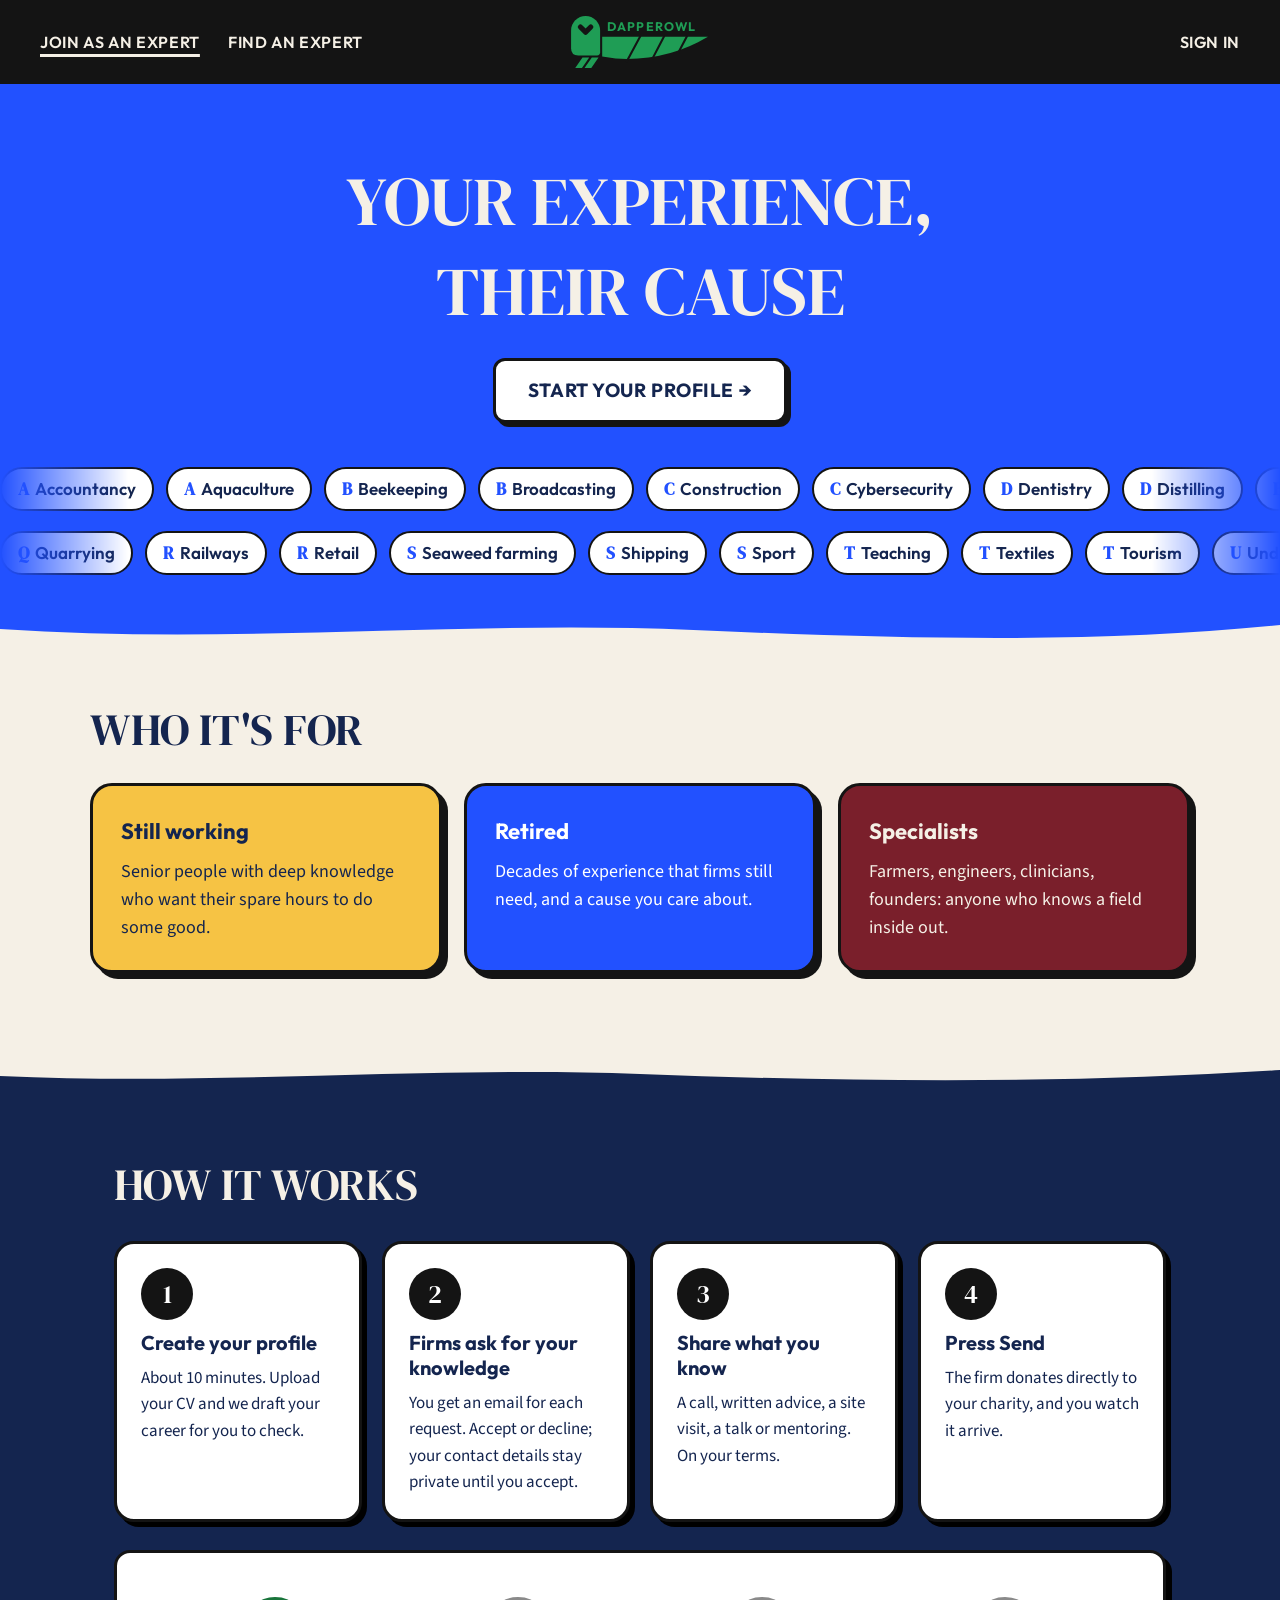
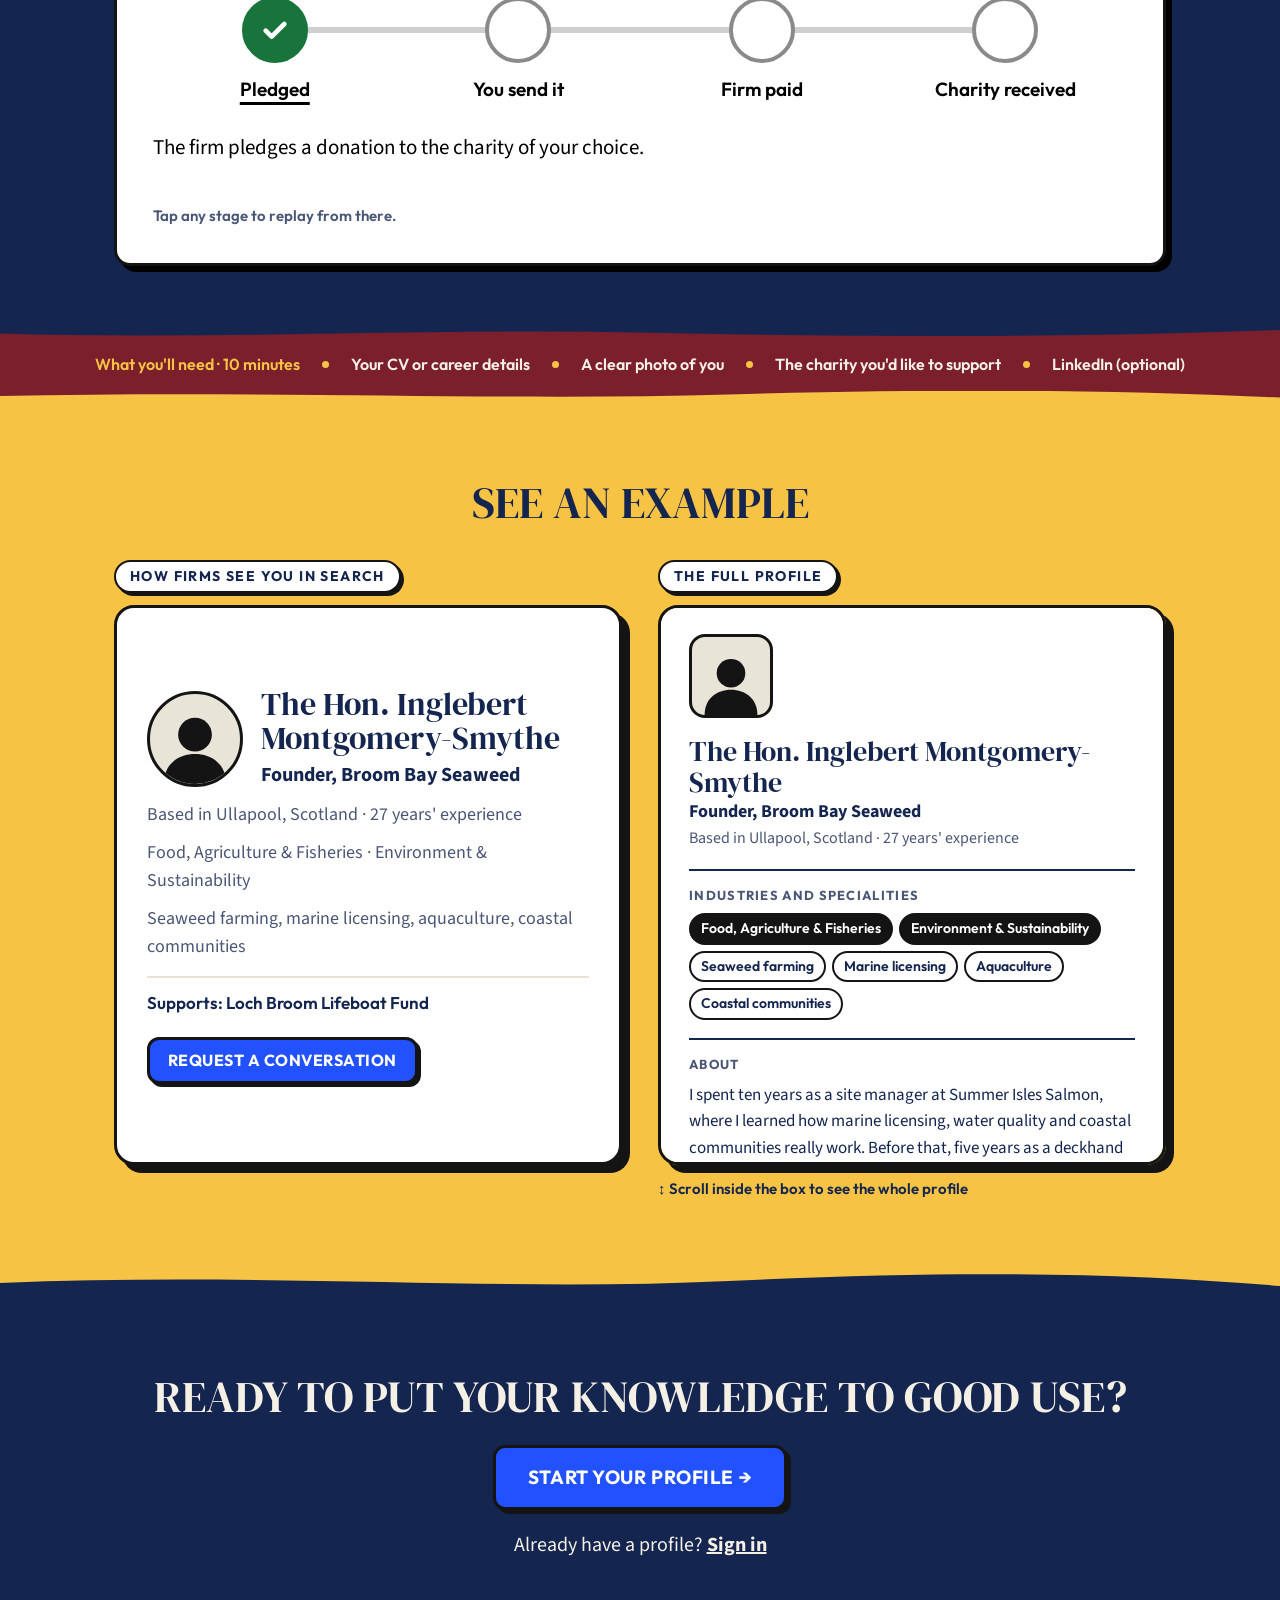
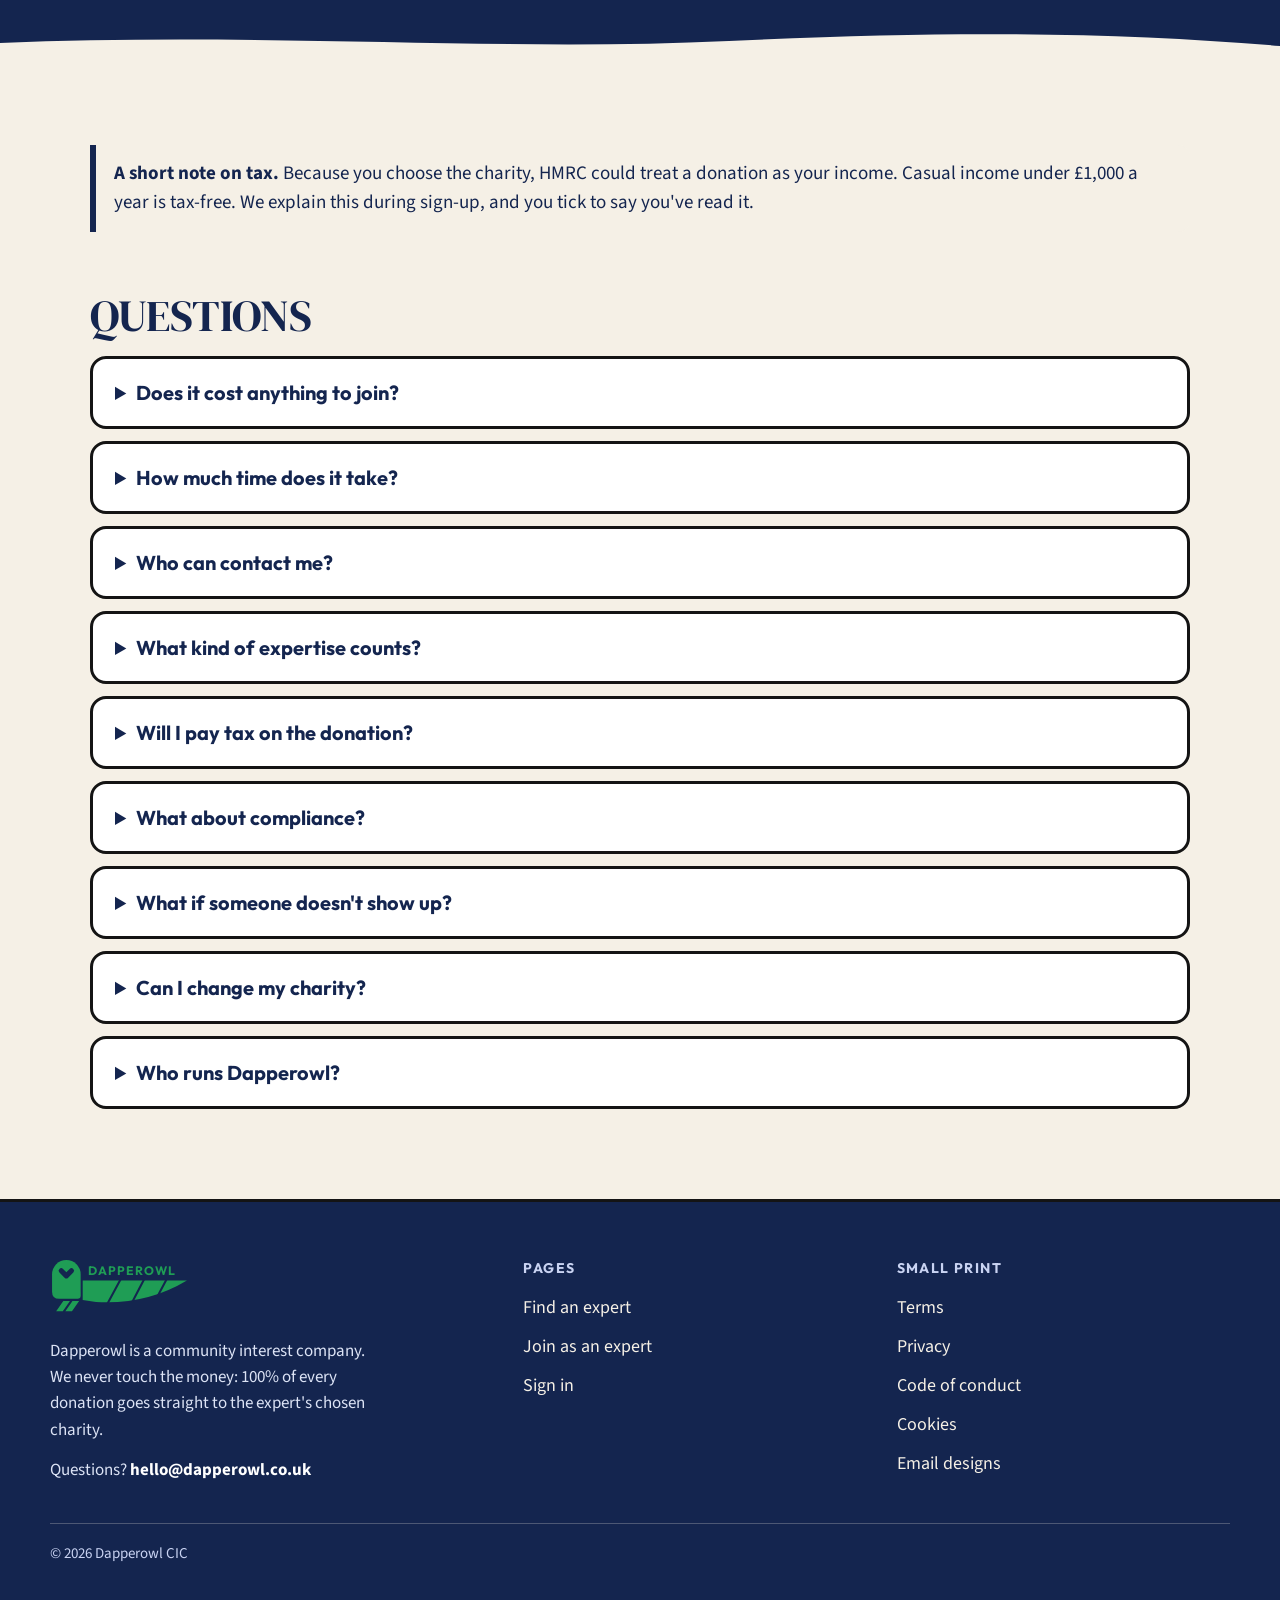
<file: join.html>
<!doctype html>
<html lang="en"><head><meta charset="utf-8"><meta name="viewport" content="width=device-width, initial-scale=1, viewport-fit=cover">
<meta property="og:title" content="Dapperowl: Specialise for charity">
<meta property="og:description" content="Experts share their knowledge; firms donate 100% to the expert’s chosen charity.">
<meta property="og:url" content="https://luke-w-l-m.github.io/dapperowl-prototype/join.html">
<meta property="og:type" content="website">
<meta property="og:image" content="https://luke-w-l-m.github.io/dapperowl-prototype/og-image.png?v=2">
<meta property="og:image:width" content="1200">
<meta property="og:image:height" content="627">
<meta property="og:image:alt" content="Specialise for charity: three people talking over coffee at a round table">
<meta name="twitter:card" content="summary_large_image">
<meta name="twitter:title" content="Dapperowl: Specialise for charity">
<meta name="twitter:description" content="Experts share their knowledge; firms donate 100% to the expert’s chosen charity.">
<meta name="twitter:image" content="https://luke-w-l-m.github.io/dapperowl-prototype/og-image.png?v=2">
<meta name="twitter:image:alt" content="Specialise for charity: three people talking over coffee at a round table">
<title>Join as an expert · Dapperowl</title>
<link rel="stylesheet" href="https://fonts.googleapis.com/css2?family=DM+Serif+Display&family=Outfit:wght@600;700&family=Source+Sans+3:wght@400;600;700&display=swap">
<link rel="stylesheet" href="styles.css">
<style>
.hero{background:var(--cobalt);color:var(--white);overflow:hidden}
.hero .inner{padding-block:72px 40px;display:flex;flex-direction:column;gap:22px;align-items:flex-start}
.hero h1{color:var(--white)}
.hero p{margin:0;font-size:23px;max-width:46ch}
.hero .btn{background:var(--white);color:var(--navy)}
/* every industry: A to Z fields drifting in two rows */
.az{width:100%;margin-top:18px;display:flex;flex-direction:column;gap:12px;align-items:center}
.az-lab{font-family:var(--ui);font-weight:700;font-size:15px;letter-spacing:.12em;text-transform:uppercase;color:var(--white)}
.az-lab b{background:var(--sun);color:var(--navy);border:2px solid var(--ink);border-radius:8px;padding:2px 10px;margin-left:6px;box-shadow:3px 3px 0 var(--ink)}
.az-win{width:100vw;overflow:hidden;-webkit-mask-image:linear-gradient(90deg,transparent,#000 10%,#000 90%,transparent);mask-image:linear-gradient(90deg,transparent,#000 10%,#000 90%,transparent)}
.az-row{display:flex;gap:12px;width:max-content;padding-block:4px}
.az-row span{font-family:var(--ui);font-weight:600;font-size:17px;background:var(--white);color:var(--navy);border:2px solid var(--ink);border-radius:999px;padding:7px 16px;white-space:nowrap}
.az-row span i{font-style:normal;font-family:var(--head);color:var(--cobalt);margin-right:6px}
.az-row.a{animation:azl 80s linear infinite}
.az-row.b{animation:azr 90s linear infinite}
@keyframes azl{from{transform:translateX(0)}to{transform:translateX(-50%)}}
@keyframes azr{from{transform:translateX(-50%)}to{transform:translateX(0)}}
@media (prefers-reduced-motion:reduce){.az-row{animation:none!important;flex-wrap:wrap;width:auto;justify-content:center}.az-row span[aria-hidden]{display:none}.az-win{width:auto;-webkit-mask-image:none;mask-image:none}}

main{max-width:1180px;margin:0 auto;padding-block:56px 90px;display:flex;flex-direction:column;gap:56px}
.steps{display:grid;grid-template-columns:repeat(4,minmax(0,1fr));gap:20px;list-style:none;margin:0;padding:0}
.steps li{background:var(--white);border:3px solid var(--ink);border-radius:20px;box-shadow:5px 5px 0 var(--ink);padding:24px;display:flex;flex-direction:column;gap:10px}
.steps .n{width:52px;height:52px;border-radius:50%;background:var(--ink);color:var(--white);display:grid;place-items:center;font-family:var(--head);font-size:26px}
.steps b{font-family:var(--ui);font-size:20px;line-height:1.25}
.steps p{margin:0;font-size:17px}
@media (max-width:960px){.steps{grid-template-columns:repeat(2,minmax(0,1fr))}}
@media (max-width:560px){.steps{grid-template-columns:1fr}}
.three{display:grid;grid-template-columns:repeat(3,minmax(0,1fr));gap:22px}
.three .card{display:flex;flex-direction:column;gap:10px;padding:28px}
.three .card.c1{background:var(--sun);color:var(--navy)}
.three .card.c2{background:var(--cobalt);color:var(--white)}
.three .card.c3{background:var(--burgundy);color:var(--paper)}
.three b{font-family:var(--ui);font-size:22px}
.three p{margin:0;font-size:18px}

/* thin burgundy strip: what you'll need */
.need-strip{position:relative;margin-inline:calc(50% - 50vw);background:var(--burgundy);color:var(--paper);padding:14px max(24px,calc(50vw - 50% + 24px));margin-bottom:0}
.need-strip::before,.need-strip::after{content:"";position:absolute;left:0;right:0;height:11px;background:var(--burgundy);-webkit-mask-size:100% 100%;mask-size:100% 100%;-webkit-mask-repeat:no-repeat;mask-repeat:no-repeat}
.need-strip::before{top:-10px;-webkit-mask-image:url("data:image/svg+xml,%3Csvg xmlns='http://www.w3.org/2000/svg' viewBox='0 0 1440 22' preserveAspectRatio='none'%3E%3Cpath d='M0 22 L0 11 C240 24 480 0 720 9 S1200 20 1440 4 L1440 22 Z'/%3E%3C/svg%3E");mask-image:url("data:image/svg+xml,%3Csvg xmlns='http://www.w3.org/2000/svg' viewBox='0 0 1440 22' preserveAspectRatio='none'%3E%3Cpath d='M0 22 L0 11 C240 24 480 0 720 9 S1200 20 1440 4 L1440 22 Z'/%3E%3C/svg%3E")}
.need-strip::after{bottom:-10px;z-index:2;-webkit-mask-image:url("data:image/svg+xml,%3Csvg xmlns='http://www.w3.org/2000/svg' viewBox='0 0 1440 22' preserveAspectRatio='none'%3E%3Cpath d='M0 0 L0 12 C300 0 560 22 820 9 S1260 0 1440 15 L1440 0 Z'/%3E%3C/svg%3E");mask-image:url("data:image/svg+xml,%3Csvg xmlns='http://www.w3.org/2000/svg' viewBox='0 0 1440 22' preserveAspectRatio='none'%3E%3Cpath d='M0 0 L0 12 C300 0 560 22 820 9 S1260 0 1440 15 L1440 0 Z'/%3E%3C/svg%3E")}
.need-strip ul{list-style:none;margin:0;padding:0;display:flex;flex-wrap:wrap;justify-content:center;align-items:center;gap:6px 22px;font-family:var(--ui);font-weight:600;font-size:clamp(15px,1.25vw,18px);text-align:center}
@media (min-width:1100px){.need-strip ul{flex-wrap:nowrap;white-space:nowrap}}
.need-strip li{display:flex;align-items:center;gap:22px}
.need-strip li:first-child{color:var(--sun)}
.need-strip li+li::before{content:"";width:7px;height:7px;border-radius:50%;background:var(--sun);display:inline-block;margin-right:0}
.need-strip{margin-bottom:-56px}
.need-strip{z-index:3} /* sit above the yellow band so its wavy bottom edge shows */
.need-strip + .bleed{margin-top:0}
.need-strip + .bleed::before{display:none}
.need-strip + .bleed{padding-top:84px}

/* example: two equal boxes */
.exgrid{display:grid;grid-template-columns:repeat(2,minmax(0,1fr));gap:36px;align-items:stretch}
.exbox{display:flex;flex-direction:column;gap:12px;min-width:0}
.extag{align-self:flex-start;font-family:var(--ui);font-weight:700;font-size:14px;letter-spacing:.1em;text-transform:uppercase;background:var(--white);color:var(--navy);border:2px solid var(--ink);border-radius:999px;padding:4px 14px;box-shadow:3px 3px 0 var(--ink)}
.exframe{height:560px;background:var(--white);border:3px solid var(--ink);border-radius:20px;box-shadow:8px 8px 0 var(--ink);color:var(--navy)}
.scard{padding:30px 30px;display:flex;flex-direction:column;gap:10px;justify-content:center}
.srow{display:flex;gap:18px;align-items:center}
.sav{width:96px;height:96px;border-radius:50%;background:#E9E4D8;border:3px solid var(--ink);display:grid;place-items:end center;overflow:hidden;flex:none}
.sav svg{width:78px;height:78px}
.snm{display:block;font-family:var(--head);font-size:32px;line-height:1.08}
.srl{display:block;font-weight:700;font-size:20px;margin-top:4px}
.smt{color:var(--muted);font-size:18px}
.sch{font-family:var(--ui);font-weight:600;font-size:17px;border-top:2px solid var(--soft);padding-top:12px;margin-top:6px}
.sbtn{align-self:flex-start;margin-top:10px}
/* scrollable full profile; the scrollbar shows when the mouse is over it */
.fullp{overflow-y:auto;padding:26px 28px;scrollbar-width:none;overscroll-behavior:contain}
.fullp::-webkit-scrollbar{width:0}
.fullp:hover,.fullp:focus{scrollbar-width:auto;scrollbar-color:var(--navy) var(--soft)}
.fullp:hover::-webkit-scrollbar,.fullp:focus::-webkit-scrollbar{width:12px}
.fullp::-webkit-scrollbar-thumb{background:var(--navy);border-radius:8px;border:3px solid var(--soft)}
.fullp::-webkit-scrollbar-track{background:var(--soft);border-radius:8px}
.fullp:focus-visible{outline:3px solid var(--cobalt);outline-offset:3px}
.fullp .ph{display:flex;gap:18px;align-items:center;flex-wrap:wrap}
.fullp .pic{width:84px;height:84px;border-radius:16px;border:3px solid var(--ink);background:#E9E4D8;display:grid;place-items:end center;overflow:hidden;flex:none}
.fullp .pic svg{width:66px;height:66px}
.fullp h3{margin:0;font-family:var(--head);font-weight:400;font-size:28px;line-height:1.1}
.fullp .r{font-weight:700;font-size:18px;display:block}
.fullp .m{color:var(--muted);font-size:16px;display:block}
.fullp section{border-top:2px solid var(--navy);padding-top:14px;margin-top:18px}
.fullp h4{margin:0 0 8px;font-family:var(--ui);font-size:13px;letter-spacing:.1em;text-transform:uppercase;color:var(--muted)}
.fullp p{margin:0;font-size:17px}
.fullp .tags{display:flex;flex-wrap:wrap;gap:6px}
.fullp .tags span{font-family:var(--ui);font-weight:600;font-size:14px;border:2px solid var(--ink);border-radius:999px;padding:3px 10px}
.fullp .tags span.i{background:var(--ink);color:#fff}
.fullp ol{list-style:none;margin:0;padding:0;display:flex;flex-direction:column;gap:10px}
.fullp ol b{font-family:var(--ui);display:block;font-size:17px}
.fullp ol span{color:var(--muted);font-size:15px}
.fullp .ch{background:var(--paper);border:3px solid var(--ink);border-radius:14px;padding:14px 16px;display:flex;flex-direction:column;gap:6px}
.fullp .ch b{font-family:var(--ui);font-size:18px}
.fullp .amt{font-family:var(--head);font-size:26px}
.scrollhint{font-family:var(--ui);font-weight:600;font-size:15px;color:var(--navy);display:flex;align-items:center;gap:8px}

.end{text-align:center;display:flex;flex-direction:column;align-items:center;gap:20px}
.faq{display:flex;flex-direction:column;gap:12px}
details{background:var(--white);border:3px solid var(--ink);border-radius:16px;padding:18px 22px}
summary{font-family:var(--ui);font-weight:700;font-size:20px;cursor:pointer}
details p{margin:12px 0 0;max-width:70ch}
@media (max-width:860px){.three,.exgrid{grid-template-columns:1fr}.exframe{height:auto}.fullp{height:520px}}

/* 26 Oct: burgundy strip joins the blue header directly; How it works in its own navy band */
.howband .steps li{background:var(--white);color:var(--navy)}
.howband .steps li{box-shadow:5px 5px 0 #000}
.howband #jointrk{box-shadow:6px 6px 0 #000!important}
.howband:has(+ .need-strip){margin-bottom:0}
.howband:has(+ .need-strip)::after{display:none}
.howband + .need-strip{margin-top:-56px}
.howband + .need-strip::before{background:var(--burgundy)}
</style>
</head><body>
<header id="site-head"></header>
<section class="hero gut"><div class="inner">
  <h1 class="page">Your experience,<br>their cause</h1>
  <a class="btn" href="create-profile.html">Start your profile →</a>
  <div class="az" aria-label="Experts in every industry, from A to Z">
    <div class="az-win"><div class="az-row a" id="azA"></div></div>
    <div class="az-win"><div class="az-row b" id="azB"></div></div>
  </div>
</div></section>
<main class="gut">
  <section style="display:flex;flex-direction:column;gap:24px">
    <h2 class="sec">Who it's for</h2>
    <div class="three">
      <div class="card c1"><b>Still working</b><p>Senior people with deep knowledge who want their spare hours to do some good.</p></div>
      <div class="card c2"><b>Retired</b><p>Decades of experience that firms still need, and a cause you care about.</p></div>
      <div class="card c3"><b>Specialists</b><p>Farmers, engineers, clinicians, founders: anyone who knows a field inside out.</p></div>
    </div>
  </section>

  <section class="bleed howband" style="--bb:#14254F;display:flex;flex-direction:column;gap:28px;color:var(--paper)">
    <h2 class="sec">How it works</h2>
    <ol class="steps">
      <li><span class="n">1</span><b>Create your profile</b><p>About 10 minutes. Upload your CV and we draft your career for you to check.</p></li>
      <li><span class="n">2</span><b>Firms ask for your knowledge</b><p>You get an email for each request. Accept or decline; your contact details stay private until you accept.</p></li>
      <li><span class="n">3</span><b>Share what you know</b><p>A call, written advice, a site visit, a talk or mentoring. On your terms.</p></li>
      <li><span class="n">4</span><b>Press Send</b><p>The firm donates directly to your charity, and you watch it arrive.</p></li>
    </ol>
    <div id="jointrk" style="box-shadow:6px 6px 0 var(--ink)"></div>
  </section>

  <div class="need-strip" role="note">
    <ul>
      <li>What you'll need · 10 minutes</li>
      <li>Your CV or career details</li>
      <li>A clear photo of you</li>
      <li>The charity you'd like to support</li>
      <li>LinkedIn (optional)</li>
    </ul>
  </div>
  <section class="bleed" style="--bb:#F6C344;display:flex;flex-direction:column;gap:28px;color:var(--navy)">
    <h2 class="sec" style="text-align:center">See an example</h2>
    <div class="exgrid">
      <div class="exbox">
        <span class="extag">How firms see you in search</span>
        <article class="exframe scard">
          <div class="srow"><span class="sav"><svg viewBox="0 0 60 60" aria-hidden="true"><circle cx="30" cy="22" r="13" fill="#141414"/><path d="M6 60c0-15 11-23 24-23s24 8 24 23z" fill="#141414"/></svg></span><div><span class="snm">The Hon. Inglebert Montgomery-Smythe</span><span class="srl">Founder, Broom Bay Seaweed</span></div></div>
          <span class="smt">Based in Ullapool, Scotland · 27 years' experience</span>
          <span class="smt">Food, Agriculture &amp; Fisheries · Environment &amp; Sustainability</span>
          <span class="smt">Seaweed farming, marine licensing, aquaculture, coastal communities</span>
          <span class="sch">Supports: Loch Broom Lifeboat Fund</span>
          <span class="sbtn btn sm" aria-hidden="true">Request a conversation</span>
        </article>
      </div>
      <div class="exbox">
        <span class="extag">The full profile</span>
        <article class="exframe fullp" tabindex="0" aria-label="Full example profile, scrollable">
          <div class="ph"><span class="pic"><svg viewBox="0 0 60 60" aria-hidden="true"><circle cx="30" cy="22" r="13" fill="#141414"/><path d="M6 60c0-15 11-23 24-23s24 8 24 23z" fill="#141414"/></svg></span><div><h3>The Hon. Inglebert Montgomery-Smythe</h3><span class="r">Founder, Broom Bay Seaweed</span><span class="m">Based in Ullapool, Scotland · 27 years' experience</span></div></div>
          <section><h4>Industries and specialities</h4><div class="tags"><span class="i">Food, Agriculture &amp; Fisheries</span><span class="i">Environment &amp; Sustainability</span><span>Seaweed farming</span><span>Marine licensing</span><span>Aquaculture</span><span>Coastal communities</span></div></section>
          <section><h4>About</h4><p>I spent ten years as a site manager at Summer Isles Salmon, where I learned how marine licensing, water quality and coastal communities really work. Before that, five years as a deckhand and then mate on fisheries survey vessels taught me to read the sea and the weather. In 2012 I founded Broom Bay Seaweed, growing sugar kelp and dulse on longlines in Loch Broom; it now supplies food, cosmetics and fertiliser makers across the UK. Together, that gives me a rare view of seaweed from the water, the regulator's desk and the buyer's side.</p></section>
          <section><h4>Career</h4><ol><li><b>Founder, Broom Bay Seaweed</b><span>2012 – now · 14 years</span><p>Sugar kelp and dulse on longlines in Loch Broom; supplies food, cosmetics and fertiliser makers.</p></li><li><b>Site manager, Summer Isles Salmon</b><span>2002 – 2012 · 10 years</span><p>Daily operations, marine licensing, water quality, community relations.</p></li><li><b>Deckhand, then mate, fisheries survey vessels</b><span>1997 – 2002 · 5 years</span><p>Survey work at sea.</p></li></ol></section>
          <section><h4>Education</h4><p>BSc Marine Biology, University of Aberdeen</p></section>
          <section><h4>Languages</h4><p>English, Scottish Gaelic</p></section>
          <section><h4>Chosen charity</h4><div class="ch"><b>Loch Broom Lifeboat Fund</b><p>Funds the volunteer lifeboat crew serving Loch Broom and the Summer Isles.</p><p><i>"The crew came out for our boat in a winter gale in 2004. I've supported them ever since."</i></p></div></section>
          <section><h4>Suggested donation</h4><span class="amt">£250–£400</span><p>Per hour for calls · 100% goes to Loch Broom Lifeboat Fund</p></section>
        </article>
        <span class="scrollhint">↕ Scroll inside the box to see the whole profile</span>
      </div>
    </div>
  </section>

  <section class="end bleed" style="--bb:#14254F;color:var(--paper)">
    <h2 class="sec">Ready to put your knowledge to good use?</h2>
    <a class="btn" href="create-profile.html">Start your profile →</a>
    <p style="margin:0">Already have a profile? <a class="link" href="signin.html" style="color:var(--paper)">Sign in</a></p>
  </section>

  <section class="note" style="font-size:19px">
    <p><b>A short note on tax.</b> Because you choose the charity, HMRC could treat a donation as your income. Casual income under £1,000 a year is tax-free. We explain this during sign-up, and you tick to say you've read it.</p>
  </section>
  <section class="faq">
    <h2 class="sec">Questions</h2>
    <details><summary>Does it cost anything to join?</summary><p>No. Joining is free, and firms pay nothing to Dapperowl. The only money that moves is the firm's donation to your charity.</p></details>
    <details><summary>How much time does it take?</summary><p>As much or as little as you like. Set your hours per month, decline any request, or pause your profile.</p></details>
    <details><summary>Who can contact me?</summary><p>Only signed-in firms, through the "Request a conversation" button. Your email and phone stay private until you accept.</p></details>
    <details><summary>What kind of expertise counts?</summary><p>Any. If you know a field inside out, from accountancy to zoology, firms may want to hear from you.</p></details>
    <details><summary>Will I pay tax on the donation?</summary><p>Possibly, because you choose the charity. Casual income under £1,000 a year is tax-free under the trading allowance. We explain this during sign-up and point you to free help.</p></details>
    <details><summary>What about compliance?</summary><p>You tick six declarations before each conversation, and every firm agrees six rules with each request. Firms can add their own compliance questions.</p></details>
    <details><summary>What if someone doesn't show up?</summary><p>If you can't attend, nothing is owed. If a session is cut short, the firm can donate part of the amount with a reason. Firms that never pay are banned.</p></details>
    <details><summary>Can I change my charity?</summary><p>Yes, any time. Past donations stay credited to your old charity.</p></details>
    <details><summary>Who runs Dapperowl?</summary><p>A community interest company. We never take a cut of any donation.</p></details>
  </section>
</main>
<footer id="site-foot"></footer>
<script src="site.js"></script>
<script>DapperTracker.mount(document.getElementById('jointrk'),DapperTracker.EXPERT);</script>
<script>
(function(){
  const A=['Accountancy','Aquaculture','Beekeeping','Broadcasting','Construction','Cybersecurity','Dentistry','Distilling','Energy','Engineering','Fashion','Fisheries','Forestry','Gaming','Haulage','Hospitals','Insurance','Journalism','Kitchens','Law','Logistics','Manufacturing','Mining','Nursing','Oil and gas','Publishing'];
  const B=['Quarrying','Railways','Retail','Seaweed farming','Shipping','Sport','Teaching','Textiles','Tourism','Underwriting','Utilities','Veterinary','Viticulture','Water','Wealth management','Wind power','X-ray imaging','Yachting','Youth work','Zoology','Agriculture','Banking','Charities','Defence','Ecology','Film'];
  const chip=(w,h)=>'<span'+(h?' aria-hidden="true"':'')+'><i>'+w[0]+'</i>'+w+'</span>';
  document.getElementById('azA').innerHTML=A.map(w=>chip(w)).join('')+A.map(w=>chip(w,1)).join('');
  document.getElementById('azB').innerHTML=B.map(w=>chip(w)).join('')+B.map(w=>chip(w,1)).join('');
})();
</script>
</body></html>
</file>
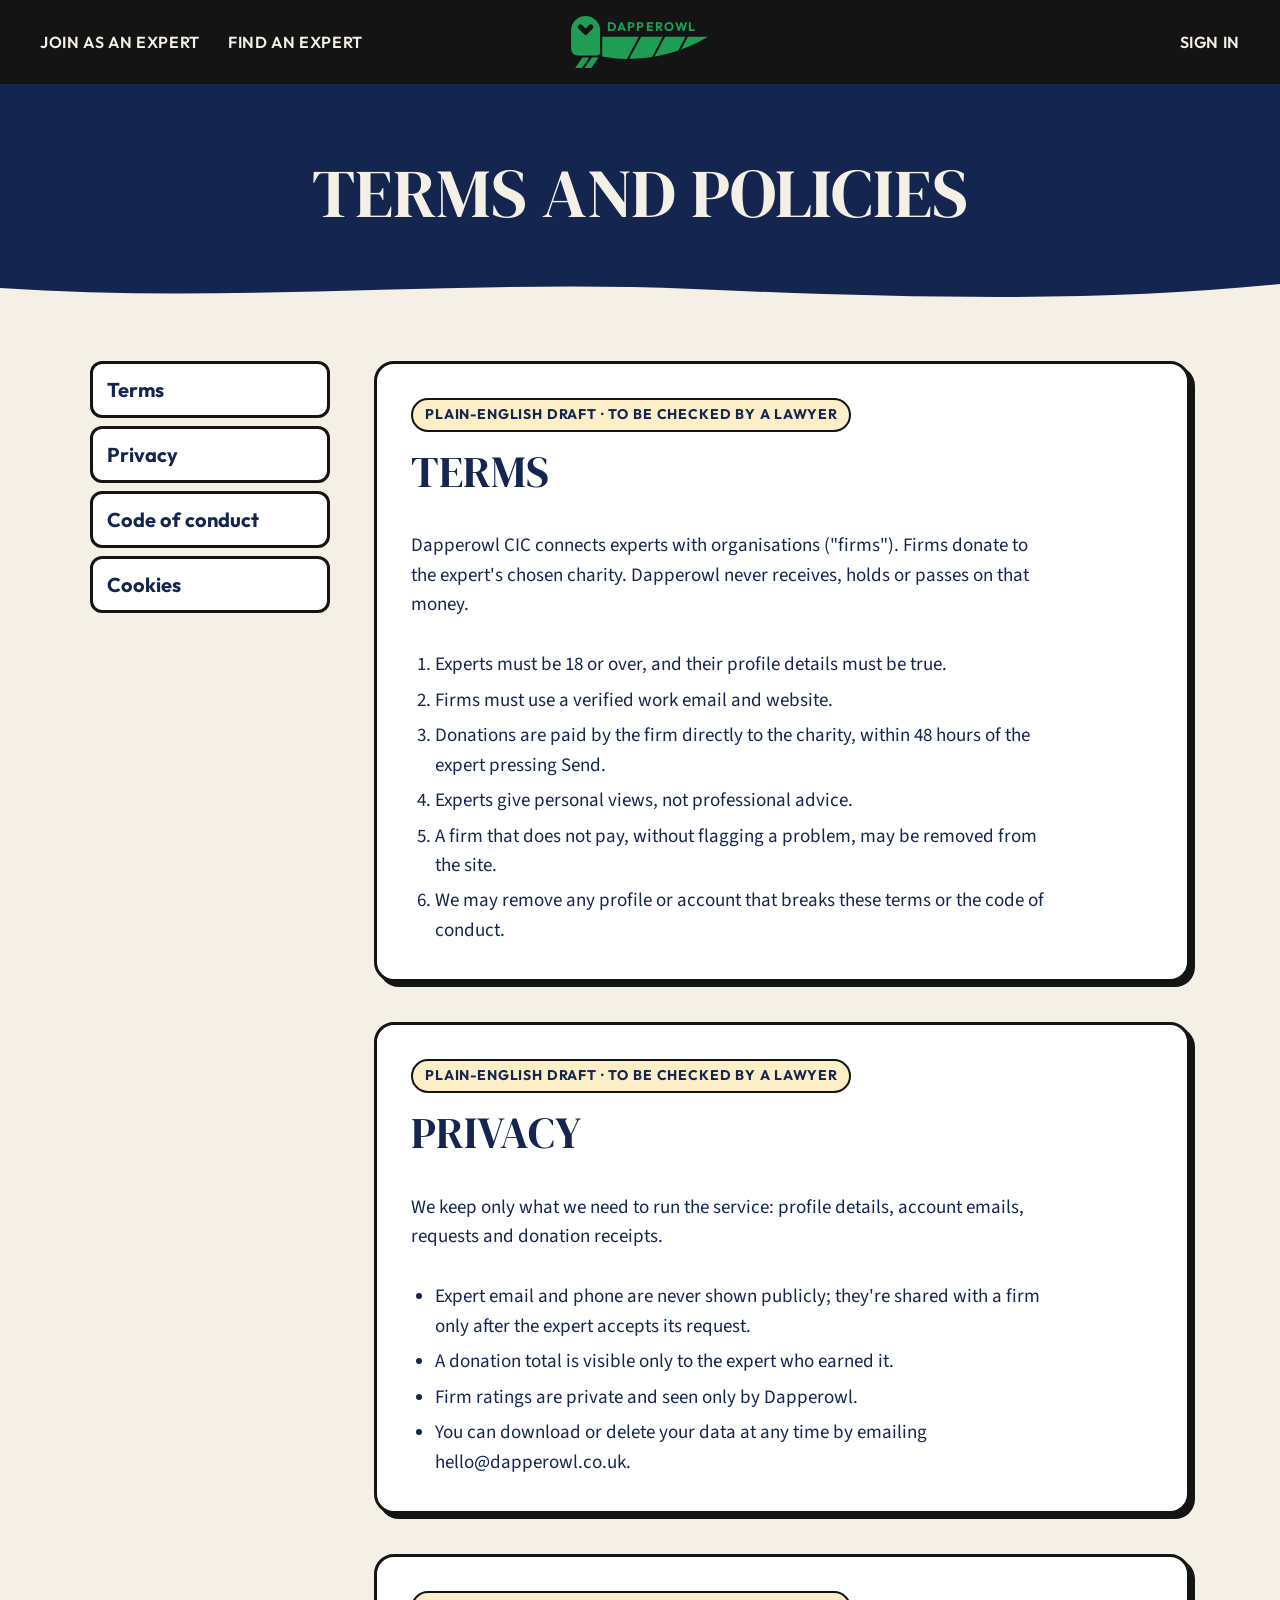
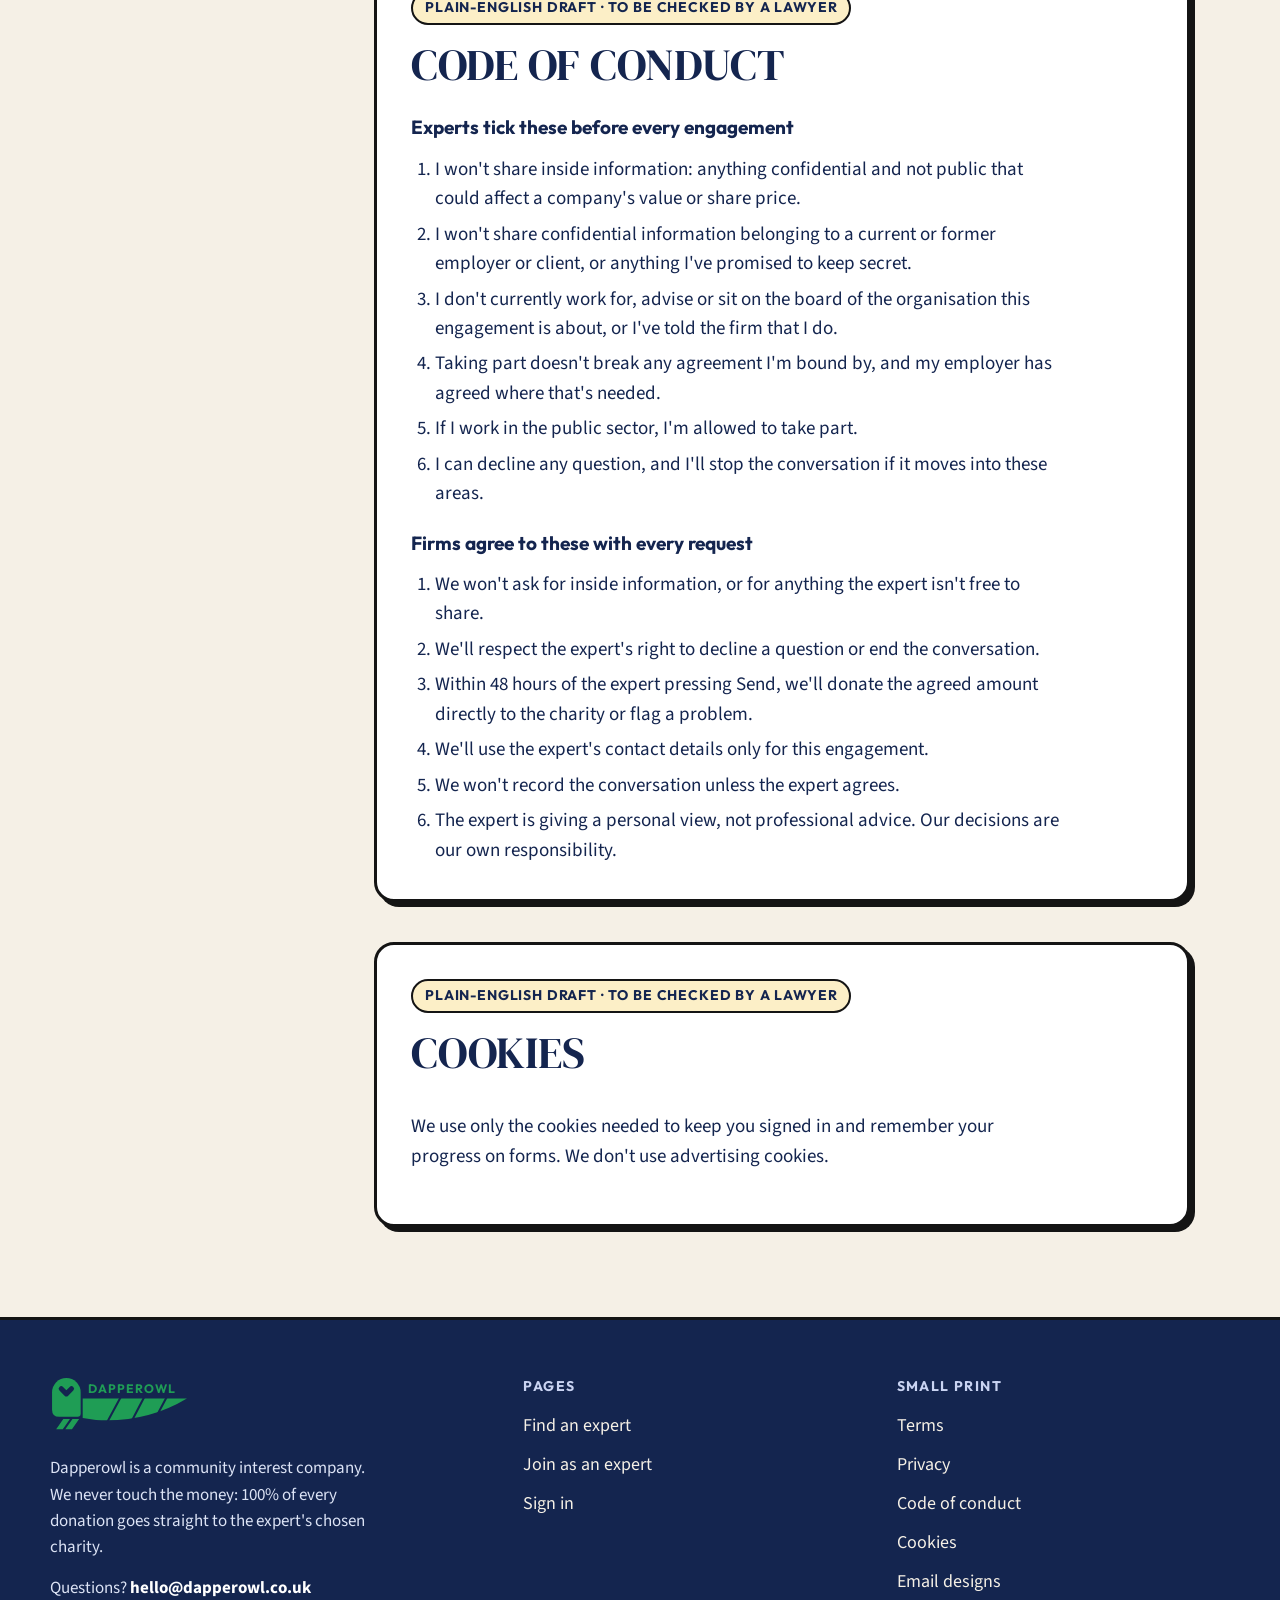
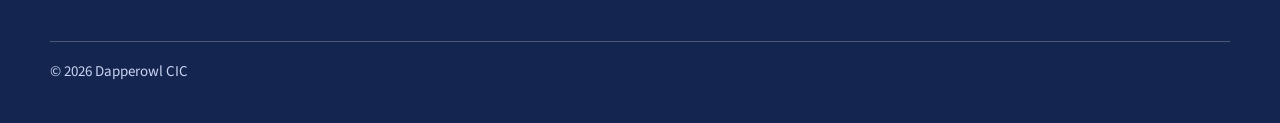
<file: legal.html>
<!doctype html>
<html lang="en"><head><meta charset="utf-8"><meta name="viewport" content="width=device-width, initial-scale=1, viewport-fit=cover">
<meta property="og:title" content="Dapperowl: Specialise for charity">
<meta property="og:description" content="Experts share their knowledge; firms donate 100% to the expert’s chosen charity.">
<meta property="og:url" content="https://luke-w-l-m.github.io/dapperowl-prototype/legal.html">
<meta property="og:type" content="website">
<meta property="og:image" content="https://luke-w-l-m.github.io/dapperowl-prototype/og-image.png?v=2">
<meta property="og:image:width" content="1200">
<meta property="og:image:height" content="627">
<meta property="og:image:alt" content="Specialise for charity: three people talking over coffee at a round table">
<meta name="twitter:card" content="summary_large_image">
<meta name="twitter:title" content="Dapperowl: Specialise for charity">
<meta name="twitter:description" content="Experts share their knowledge; firms donate 100% to the expert’s chosen charity.">
<meta name="twitter:image" content="https://luke-w-l-m.github.io/dapperowl-prototype/og-image.png?v=2">
<meta name="twitter:image:alt" content="Specialise for charity: three people talking over coffee at a round table">
<title>Terms and policies · Dapperowl</title>
<link rel="stylesheet" href="https://fonts.googleapis.com/css2?family=DM+Serif+Display&family=Outfit:wght@600;700&family=Source+Sans+3:wght@400;600;700&display=swap">
<link rel="stylesheet" href="styles.css">
<style>
main{max-width:1180px;margin:0 auto;padding-block:56px 90px;display:grid;grid-template-columns:240px minmax(0,1fr);gap:44px;align-items:start}
.toc{position:sticky;top:110px;display:flex;flex-direction:column;gap:8px}
.toc a{font-family:var(--ui);font-weight:700;color:var(--navy);text-decoration:none;border:3px solid var(--ink);border-radius:12px;padding:10px 14px;background:var(--white)}
.toc a:hover{background:var(--soft)}
.doc{display:flex;flex-direction:column;gap:40px;min-width:0}
.doc section{background:var(--white);border:3px solid var(--ink);border-radius:20px;box-shadow:5px 5px 0 var(--ink);padding:34px;display:flex;flex-direction:column;gap:12px;scroll-margin-top:110px}
.doc p,.doc li{max-width:70ch;font-size:19px}
.doc ol,.doc ul{margin:0;padding-left:24px;display:flex;flex-direction:column;gap:6px}
.draft{font-family:var(--ui);font-weight:700;font-size:14px;letter-spacing:.06em;text-transform:uppercase;background:#FCEFC7;border:2px solid var(--ink);border-radius:999px;padding:4px 12px;align-self:flex-start}
h3{margin:8px 0 0;font-family:var(--ui);font-size:19px}
@media (max-width:860px){main{grid-template-columns:1fr}.toc{position:static;flex-direction:row;flex-wrap:wrap}}
</style>
</head><body>
<header id="site-head"></header>
<main class="gut">
  <nav class="toc" aria-label="Sections"><a href="#terms">Terms</a><a href="#privacy">Privacy</a><a href="#conduct">Code of conduct</a><a href="#cookies">Cookies</a></nav>
  <div class="doc">
    <h1 class="page">Terms and policies</h1>
    <section id="terms">
      <span class="draft">Plain-English draft · to be checked by a lawyer</span>
      <h2 class="sec">Terms</h2>
      <p>Dapperowl CIC connects experts with organisations ("firms"). Firms donate to the expert's chosen charity. Dapperowl never receives, holds or passes on that money.</p>
      <ol><li>Experts must be 18 or over, and their profile details must be true.</li><li>Firms must use a verified work email and website.</li><li>Donations are paid by the firm directly to the charity, within 48 hours of the expert pressing Send.</li><li>Experts give personal views, not professional advice.</li><li>A firm that does not pay, without flagging a problem, may be removed from the site.</li><li>We may remove any profile or account that breaks these terms or the code of conduct.</li></ol>
    </section>
    <section id="privacy">
      <span class="draft">Plain-English draft · to be checked by a lawyer</span>
      <h2 class="sec">Privacy</h2>
      <p>We keep only what we need to run the service: profile details, account emails, requests and donation receipts.</p>
      <ul><li>Expert email and phone are never shown publicly; they're shared with a firm only after the expert accepts its request.</li><li>A donation total is visible only to the expert who earned it.</li><li>Firm ratings are private and seen only by Dapperowl.</li><li>You can download or delete your data at any time by emailing hello@dapperowl.co.uk.</li></ul>
    </section>
    <section id="conduct">
      <span class="draft">Plain-English draft · to be checked by a lawyer</span>
      <h2 class="sec">Code of conduct</h2>
      <h3>Experts tick these before every engagement</h3>
      <ol><li>I won't share inside information: anything confidential and not public that could affect a company's value or share price.</li><li>I won't share confidential information belonging to a current or former employer or client, or anything I've promised to keep secret.</li><li>I don't currently work for, advise or sit on the board of the organisation this engagement is about, or I've told the firm that I do.</li><li>Taking part doesn't break any agreement I'm bound by, and my employer has agreed where that's needed.</li><li>If I work in the public sector, I'm allowed to take part.</li><li>I can decline any question, and I'll stop the conversation if it moves into these areas.</li></ol>
      <h3>Firms agree to these with every request</h3>
      <ol><li>We won't ask for inside information, or for anything the expert isn't free to share.</li><li>We'll respect the expert's right to decline a question or end the conversation.</li><li>Within 48 hours of the expert pressing Send, we'll donate the agreed amount directly to the charity or flag a problem.</li><li>We'll use the expert's contact details only for this engagement.</li><li>We won't record the conversation unless the expert agrees.</li><li>The expert is giving a personal view, not professional advice. Our decisions are our own responsibility.</li></ol>
    </section>
    <section id="cookies">
      <span class="draft">Plain-English draft · to be checked by a lawyer</span>
      <h2 class="sec">Cookies</h2>
      <p>We use only the cookies needed to keep you signed in and remember your progress on forms. We don't use advertising cookies.</p>
    </section>
  </div>
</main>
<footer id="site-foot"></footer>
<script src="site.js"></script>
</body></html>
</file>
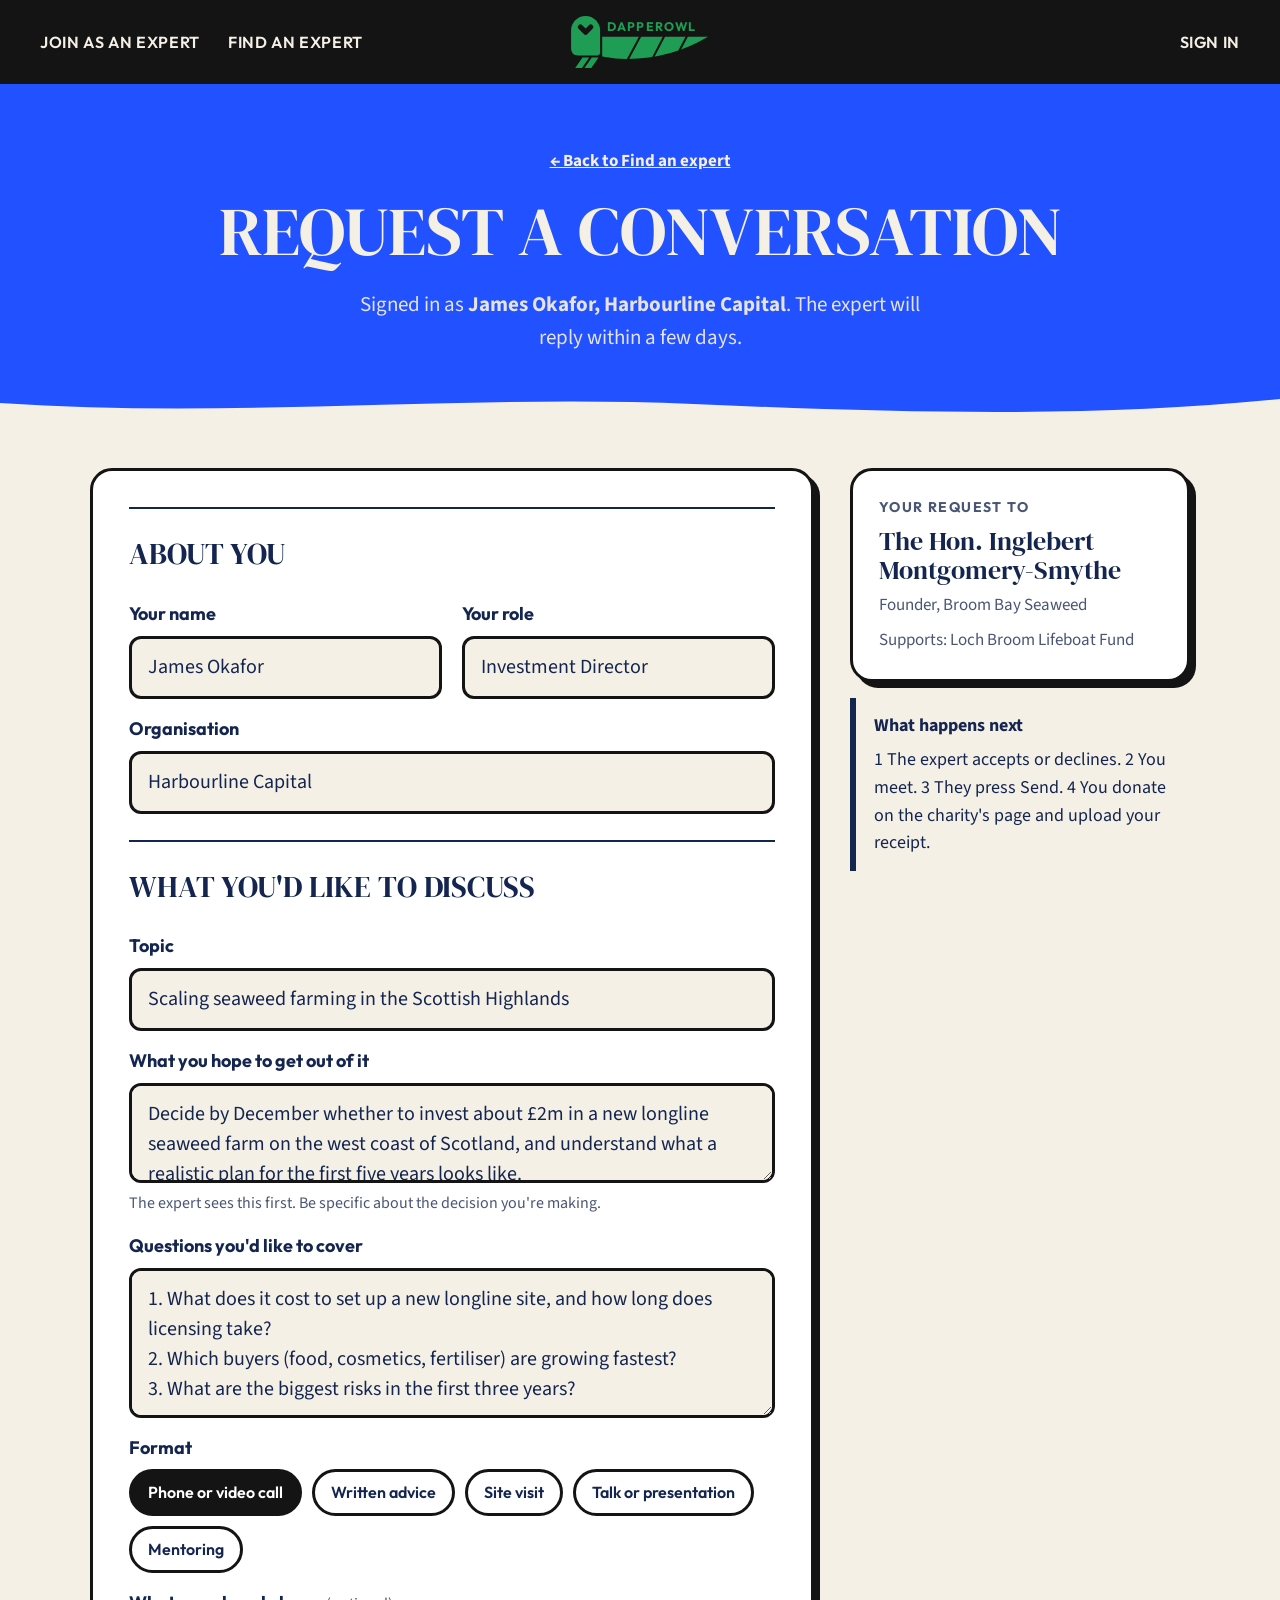
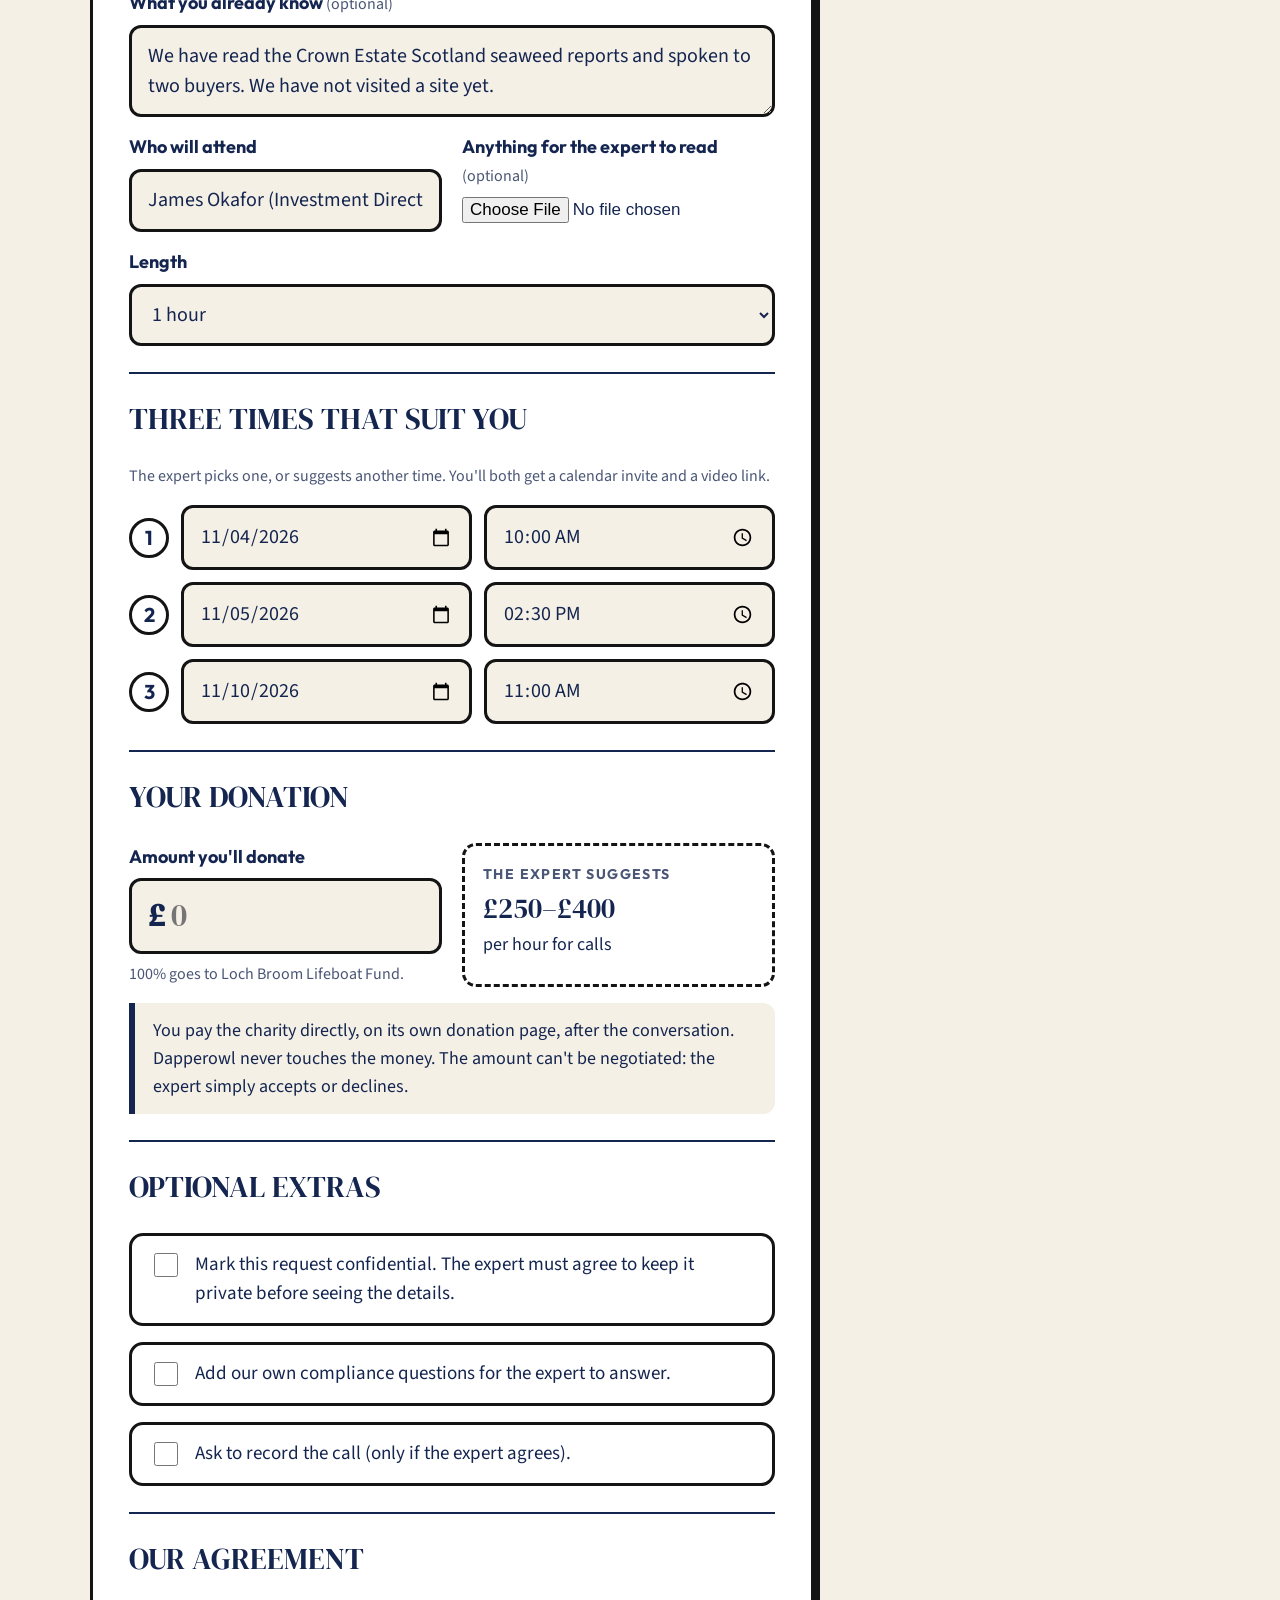
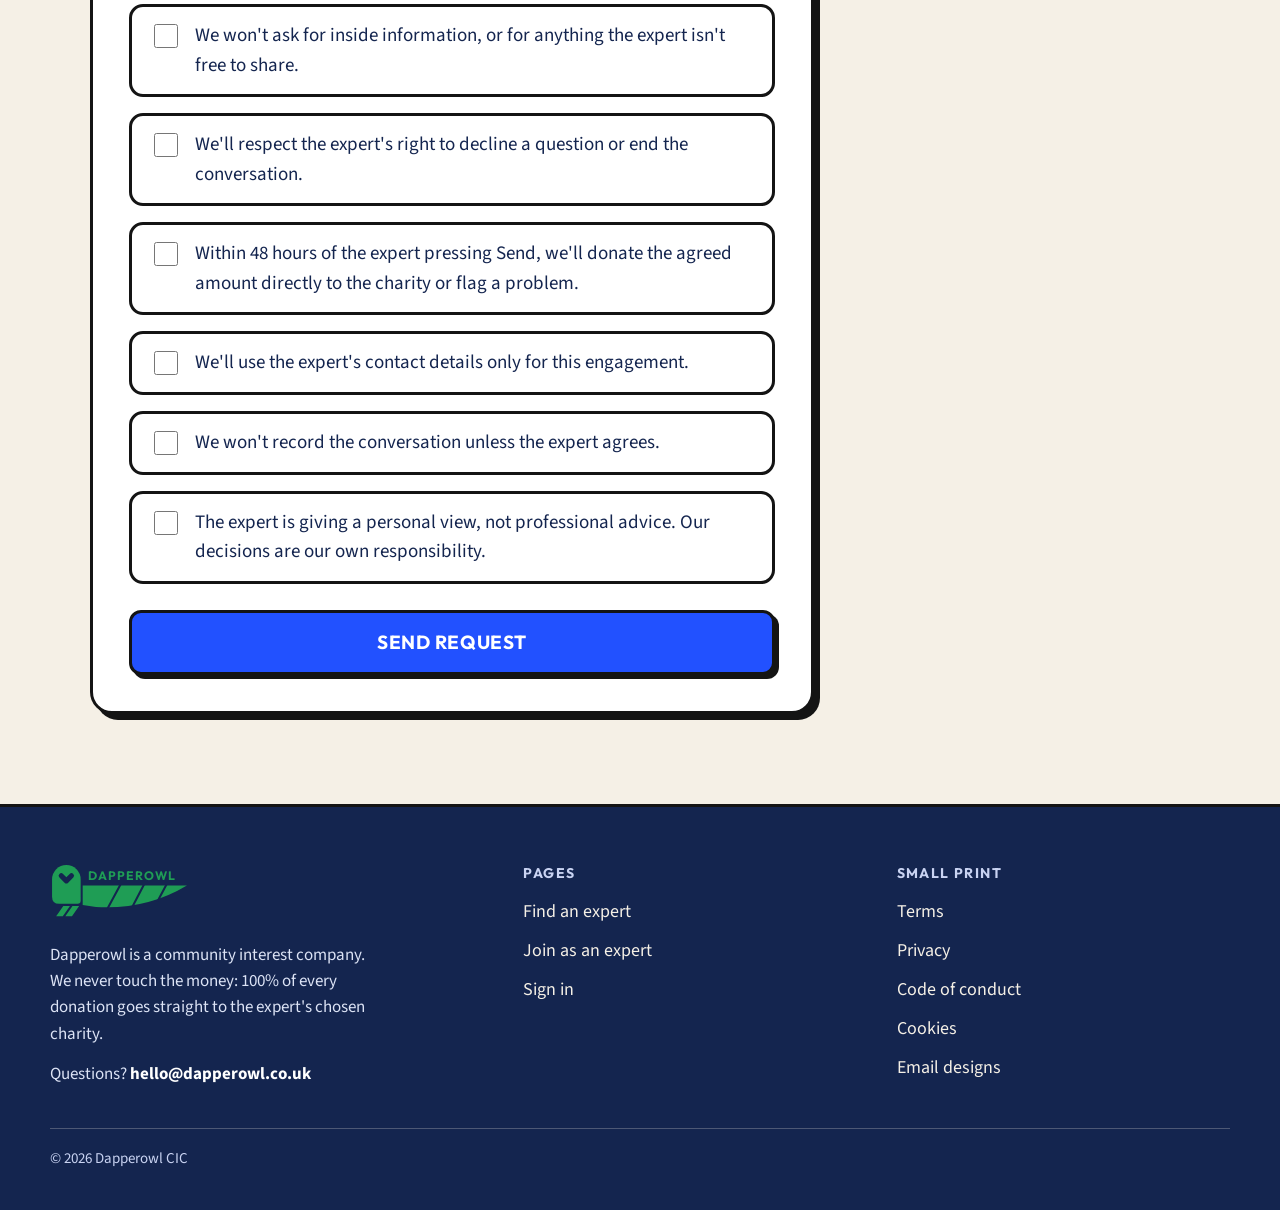
<file: request.html>
<!doctype html>
<html lang="en"><head><meta charset="utf-8"><meta name="viewport" content="width=device-width, initial-scale=1, viewport-fit=cover">
<meta property="og:title" content="Dapperowl: Specialise for charity">
<meta property="og:description" content="Experts share their knowledge; firms donate 100% to the expert’s chosen charity.">
<meta property="og:url" content="https://luke-w-l-m.github.io/dapperowl-prototype/request.html">
<meta property="og:type" content="website">
<meta property="og:image" content="https://luke-w-l-m.github.io/dapperowl-prototype/og-image.png?v=2">
<meta property="og:image:width" content="1200">
<meta property="og:image:height" content="627">
<meta property="og:image:alt" content="Specialise for charity: three people talking over coffee at a round table">
<meta name="twitter:card" content="summary_large_image">
<meta name="twitter:title" content="Dapperowl: Specialise for charity">
<meta name="twitter:description" content="Experts share their knowledge; firms donate 100% to the expert’s chosen charity.">
<meta name="twitter:image" content="https://luke-w-l-m.github.io/dapperowl-prototype/og-image.png?v=2">
<meta name="twitter:image:alt" content="Specialise for charity: three people talking over coffee at a round table">
<title>Request a conversation · Dapperowl</title>
<link rel="stylesheet" href="https://fonts.googleapis.com/css2?family=DM+Serif+Display&family=Outfit:wght@600;700&family=Source+Sans+3:wght@400;600;700&display=swap">
<link rel="stylesheet" href="styles.css">
<style>
main{max-width:1180px;margin:0 auto;padding-block:48px 90px;display:flex;flex-direction:column;gap:30px}
.layout{display:grid;grid-template-columns:minmax(0,1fr) 340px;gap:36px;align-items:start}
form.card{display:flex;flex-direction:column;gap:26px}
fieldset{border:none;margin:0;padding:0;display:flex;flex-direction:column;gap:16px;border-top:2px solid var(--navy);padding-top:22px}
legend{font-family:var(--head);font-size:30px;text-transform:uppercase;padding:0;margin-bottom:6px;float:left;width:100%}
fieldset>*:not(legend){clear:both}
.times{display:flex;flex-direction:column;gap:12px}
.time{display:grid;grid-template-columns:40px minmax(0,1fr) minmax(0,1fr);gap:12px;align-items:center}
.time span{font-family:var(--ui);font-weight:700;width:40px;height:40px;border-radius:50%;border:3px solid var(--ink);display:grid;place-items:center;background:var(--white)}
.pledge{display:grid;grid-template-columns:minmax(0,1fr) minmax(0,1fr);gap:20px;align-items:stretch}
.money{display:flex;align-items:center;border:3px solid var(--ink);border-radius:12px;background:var(--paper);overflow:hidden}
.money b{font-family:var(--head);font-size:32px;padding:0 6px 0 16px}
.money input{border:none;background:transparent;font-family:var(--head);font-size:32px;padding:10px 12px 10px 0}
.money input:focus-visible{outline:none}
.money:focus-within{outline:3px solid var(--cobalt);outline-offset:3px}
.sugg{border:3px dashed var(--ink);border-radius:14px;padding:14px 18px;background:var(--white);font-size:18px}
.sugg b{font-family:var(--head);font-size:28px;display:block;font-weight:400}
.side{position:sticky;top:110px;display:flex;flex-direction:column;gap:16px}
.side .card{padding:26px;display:flex;flex-direction:column;gap:8px}
.side h3{margin:0;font-family:var(--head);font-weight:400;font-size:26px;line-height:1.1}
.side .meta{color:var(--muted);font-size:17px}
.sent{display:flex;flex-direction:column;gap:18px;align-items:flex-start}
.sent svg{width:80px;height:80px}
@media (max-width:960px){.layout{grid-template-columns:1fr}.side{position:static;order:-1}.pledge{grid-template-columns:1fr}.time{grid-template-columns:40px minmax(0,1fr)}.time input[type=time]{grid-column:2}}
</style>
</head><body>
<header id="site-head"></header>
<main class="gut">
  <div style="display:flex;flex-direction:column;gap:12px">
    <a class="link" href="find.html" style="font-size:17px">← Back to Find an expert</a>
    <h1 class="page">Request a conversation</h1>
    <p class="lead">Signed in as <b>James Okafor, Harbourline Capital</b>. The expert will reply within a few days.</p>
  </div>
  <div class="layout">
    <form class="card" id="form" novalidate>
      <fieldset>
        <legend>About you</legend>
        <div class="row">
          <div class="f"><label for="nm">Your name</label><input type="text" id="nm" value="James Okafor"></div>
          <div class="f"><label for="rl">Your role</label><input type="text" id="rl" value="Investment Director"></div>
        </div>
        <div class="f"><label for="org">Organisation</label><input type="text" id="org" value="Harbourline Capital"></div>
      </fieldset>
      <fieldset>
        <legend>What you'd like to discuss</legend>
        <div class="f"><label for="topic">Topic</label><input type="text" id="topic" value="Scaling seaweed farming in the Scottish Highlands"></div>
        <div class="f"><label for="goal">What you hope to get out of it</label><textarea id="goal" style="min-height:100px">Decide by December whether to invest about £2m in a new longline seaweed farm on the west coast of Scotland, and understand what a realistic plan for the first five years looks like.</textarea><small>The expert sees this first. Be specific about the decision you're making.</small></div>
        <div class="f"><label for="qs">Questions you'd like to cover</label><textarea id="qs">1. What does it cost to set up a new longline site, and how long does licensing take?
2. Which buyers (food, cosmetics, fertiliser) are growing fastest?
3. What are the biggest risks in the first three years?</textarea></div>
        <div class="f"><span class="lab">Format</span><div class="chips" role="radiogroup" aria-label="Format">
          <label class="chip"><input type="radio" name="fmt" id="f1" checked>Phone or video call</label>
          <label class="chip"><input type="radio" name="fmt" id="f2">Written advice</label>
          <label class="chip"><input type="radio" name="fmt" id="f3">Site visit</label>
          <label class="chip"><input type="radio" name="fmt" id="f4">Talk or presentation</label>
          <label class="chip"><input type="radio" name="fmt" id="f5">Mentoring</label>
        </div></div>
        <div class="f"><label for="bg">What you already know <span class="opt">(optional)</span></label><textarea id="bg" style="min-height:90px">We have read the Crown Estate Scotland seaweed reports and spoken to two buyers. We have not visited a site yet.</textarea></div>
        <div class="row"><div class="f"><label for="att">Who will attend</label><input type="text" id="att" value="James Okafor (Investment Director), Mei Chen (Analyst)"></div><div class="f"><label for="doc">Anything for the expert to read <span class="opt">(optional)</span></label><input type="file" id="doc" style="font-size:17px"></div></div>
        <div class="f"><label for="len">Length</label><select id="len"><option>30 minutes</option><option selected>1 hour</option><option>90 minutes</option><option>Half a day</option></select></div>
      </fieldset>
      <fieldset>
        <legend>Three times that suit you</legend>
        <p class="hint" style="margin:0">The expert picks one, or suggests another time. You'll both get a calendar invite and a video link.</p>
        <div class="times">
          <div class="time"><span>1</span><input type="date" id="d1" value="2026-11-04" aria-label="First date"><input type="time" id="t1" value="10:00" aria-label="First time"></div>
          <div class="time"><span>2</span><input type="date" id="d2" value="2026-11-05" aria-label="Second date"><input type="time" id="t2" value="14:30" aria-label="Second time"></div>
          <div class="time"><span>3</span><input type="date" id="d3" value="2026-11-10" aria-label="Third date"><input type="time" id="t3" value="11:00" aria-label="Third time"></div>
        </div>
      </fieldset>
      <fieldset>
        <legend>Your donation</legend>
        <div class="pledge">
          <div class="f"><label for="amt">Amount you'll donate</label><div class="money"><b>£</b><input type="number" id="amt" min="0" step="10" placeholder="0" inputmode="numeric"></div><small id="to"></small></div>
          <div class="sugg"><span class="eyebrow">The expert suggests</span><b id="sug"></b><span id="sugk"></span></div>
        </div>
        <div class="note"><p>You pay the charity directly, on its own donation page, after the conversation. Dapperowl never touches the money. The amount can't be negotiated: the expert simply accepts or declines.</p></div>
      </fieldset>
      <fieldset>
        <legend>Optional extras</legend>
        <label class="tick"><input type="checkbox" id="conf">Mark this request confidential. The expert must agree to keep it private before seeing the details.</label>
        <label class="tick"><input type="checkbox" id="comp">Add our own compliance questions for the expert to answer.</label>
        <label class="tick"><input type="checkbox" id="rec">Ask to record the call (only if the expert agrees).</label>
      </fieldset>
      <fieldset>
        <legend>Our agreement</legend>
        <label class="tick"><input type="checkbox" class="ag">We won't ask for inside information, or for anything the expert isn't free to share.</label>
        <label class="tick"><input type="checkbox" class="ag">We'll respect the expert's right to decline a question or end the conversation.</label>
        <label class="tick"><input type="checkbox" class="ag">Within 48 hours of the expert pressing Send, we'll donate the agreed amount directly to the charity or flag a problem.</label>
        <label class="tick"><input type="checkbox" class="ag">We'll use the expert's contact details only for this engagement.</label>
        <label class="tick"><input type="checkbox" class="ag">We won't record the conversation unless the expert agrees.</label>
        <label class="tick"><input type="checkbox" class="ag">The expert is giving a personal view, not professional advice. Our decisions are our own responsibility.</label>
      </fieldset>
      <p class="hint" id="err" role="alert" style="margin:0;color:#A3202F;font-weight:700" hidden></p>
      <button type="submit" class="btn">Send request</button>
    </form>
    <aside class="side">
      <div class="card">
        <span class="eyebrow">Your request to</span>
        <h3 id="xn"></h3>
        <span class="meta" id="xr"></span>
        <span class="meta" id="xc"></span>
      </div>
      <div class="note"><p><b>What happens next</b></p><p>1 The expert accepts or declines. 2 You meet. 3 They press Send. 4 You donate on the charity's page and upload your receipt.</p></div>
    </aside>
  </div>
  <div class="card sent" id="sent" hidden>
    <svg viewBox="0 0 80 80" aria-hidden="true"><circle cx="40" cy="40" r="36" fill="#1F9D55" stroke="#141414" stroke-width="4"/><path d="M23 41l11 11 23-25" fill="none" stroke="#fff" stroke-width="6" stroke-linecap="round" stroke-linejoin="round"/></svg>
    <h2 class="sec">Request sent</h2>
    <p class="lead" id="sentmsg"></p>
    <div class="acts"><a class="btn" href="firm-dashboard.html">Go to My bookings →</a></div>
  </div>
</main>
<footer id="site-foot"></footer>
<script src="site.js"></script>
<script>
const X=[
 ['The Hon. Inglebert Montgomery-Smythe','Founder, Broom Bay Seaweed','Loch Broom Lifeboat Fund','£250–£400','per hour for calls'],
 ['Alejandro Ruiz Cárdenas','Senior Strategy Officer, Golfo Infraestructura','Bridges to Literacy','£500','suggested per hour'],
 ['Aino Väisänen','Independent woodland adviser','Northern Woodland Trust','Open','the firm decides'],
 ['Isla Morrow','Founder and CEO, Kelpwell','Oban Food Bank','£150–£200','per hour for calls'],
 ['Priya Raman','Non-executive director, Tidewater Ports','Seafarers Support Network','£500','suggested per hour'],
 ['Tom Achterberg','Hospital operations consultant','Yorkshire Carers Trust','£250–£400','per hour for calls']];
let i=0; try{ i=+(sessionStorage.getItem('dapper-expert')||0); }catch(e){}
const x=X[i]||X[0], $=id=>document.getElementById(id);
$('xn').textContent=x[0]; $('xr').textContent=x[1]; $('xc').textContent='Supports: '+x[2];
$('sug').textContent=x[3]; $('sugk').textContent=x[4];
$('to').textContent='100% goes to '+x[2]+'.';
$('form').addEventListener('submit',e=>{
  e.preventDefault();
  const amt=+$('amt').value, ags=[...document.querySelectorAll('.ag')];
  let msg='';
  if(!amt) msg='Please enter the amount you\'ll donate.';
  else if(!ags.every(a=>a.checked)) msg='Please tick all six points in "Our agreement".';
  $('err').textContent=msg; $('err').hidden=!msg; if(msg) return;
  $('sentmsg').textContent='We\'ve sent your request to '+x[0]+', with a pledged donation of £'+amt.toLocaleString('en-GB')+' to '+x[2]+'. We\'ll email you when they reply.';
  document.querySelector('.layout').hidden=true; $('sent').hidden=false; window.scrollTo({top:0,behavior:'smooth'});
});
</script>
</body></html>
</file>
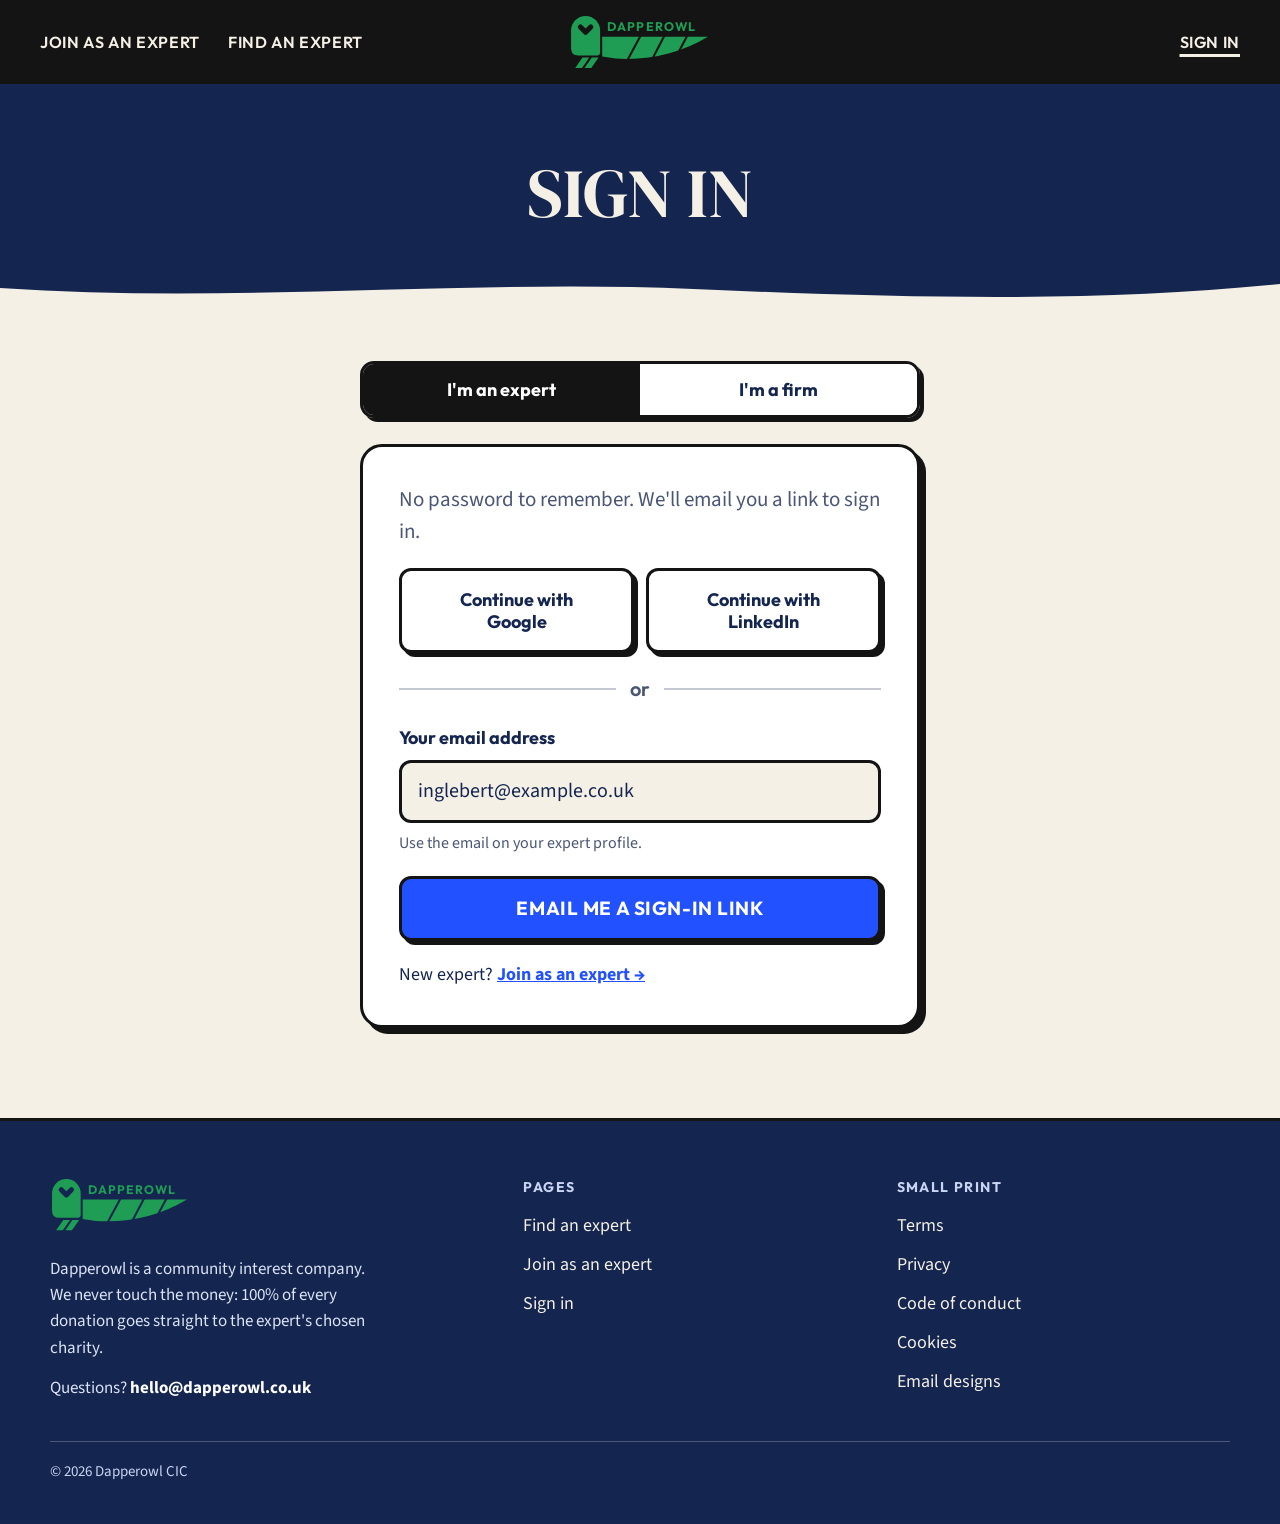
<file: signin.html>
<!doctype html>
<html lang="en"><head><meta charset="utf-8"><meta name="viewport" content="width=device-width, initial-scale=1, viewport-fit=cover">
<meta property="og:title" content="Dapperowl: Specialise for charity">
<meta property="og:description" content="Experts share their knowledge; firms donate 100% to the expert’s chosen charity.">
<meta property="og:url" content="https://luke-w-l-m.github.io/dapperowl-prototype/signin.html">
<meta property="og:type" content="website">
<meta property="og:image" content="https://luke-w-l-m.github.io/dapperowl-prototype/og-image.png?v=2">
<meta property="og:image:width" content="1200">
<meta property="og:image:height" content="627">
<meta property="og:image:alt" content="Specialise for charity: three people talking over coffee at a round table">
<meta name="twitter:card" content="summary_large_image">
<meta name="twitter:title" content="Dapperowl: Specialise for charity">
<meta name="twitter:description" content="Experts share their knowledge; firms donate 100% to the expert’s chosen charity.">
<meta name="twitter:image" content="https://luke-w-l-m.github.io/dapperowl-prototype/og-image.png?v=2">
<meta name="twitter:image:alt" content="Specialise for charity: three people talking over coffee at a round table">
<title>Sign in · Dapperowl</title>
<link rel="stylesheet" href="https://fonts.googleapis.com/css2?family=DM+Serif+Display&family=Outfit:wght@600;700&family=Source+Sans+3:wght@400;600;700&display=swap">
<link rel="stylesheet" href="styles.css">
<style>
main{max-width:640px;margin:0 auto;padding-block:56px 90px;display:flex;flex-direction:column;gap:26px}
.who{display:grid;grid-template-columns:1fr 1fr;border:3px solid var(--ink);border-radius:14px;overflow:hidden;box-shadow:4px 4px 0 var(--ink)}
.who button{font-family:var(--ui);font-weight:700;font-size:18px;padding:14px;border:none;background:var(--white);color:var(--navy);cursor:pointer}
.who button[aria-pressed="true"]{background:var(--ink);color:var(--white)}
.card{display:flex;flex-direction:column;gap:20px}
.social{display:grid;grid-template-columns:1fr 1fr;gap:12px}
.social .btn{background:var(--white);color:var(--navy);text-transform:none;letter-spacing:0;font-size:18px}
.or{display:flex;align-items:center;gap:14px;color:var(--muted);font-family:var(--ui);font-weight:600}
.or::before,.or::after{content:"";flex:1;height:2px;background:var(--navy);opacity:.25}
.sent{display:flex;flex-direction:column;gap:14px;align-items:flex-start}
.ctx{background:#DCE5FF;border:3px solid var(--ink);border-radius:14px;padding:14px 18px;font-size:18px}
@media (max-width:600px){.social{grid-template-columns:1fr}}
</style>
</head><body>
<header id="site-head"></header>
<main class="gut">
  <h1 class="page">Sign in</h1>
  <p class="ctx" id="ctx" hidden>To request a conversation, please sign in or create a firm account first. It takes a minute.</p>
  <div class="who" role="group" aria-label="I am">
    <button type="button" id="asExpert" aria-pressed="true">I'm an expert</button>
    <button type="button" id="asFirm" aria-pressed="false">I'm a firm</button>
  </div>

  <form class="card" id="form" novalidate>
    <div id="step1" style="display:flex;flex-direction:column;gap:20px">
      <p class="lead" style="margin:0">No password to remember. We'll email you a link to sign in.</p>
      <div class="social">
        <button type="button" class="btn" data-go>Continue with Google</button>
        <button type="button" class="btn" data-go>Continue with LinkedIn</button>
      </div>
      <div class="or">or</div>
      <div class="f"><label for="em" id="emlab">Your email address</label><input type="email" id="em" value="inglebert@example.co.uk" autocomplete="email"><small id="emhint">Use the email on your expert profile.</small></div>
      <div id="newfirm" hidden style="display:flex;flex-direction:column;gap:18px">
        <div class="note"><p><b>New to Dapperowl?</b> We'll create your firm account in one step. Use your work email; no manual approval needed.</p></div>
        <div class="f"><label for="org">Organisation name</label><input type="text" id="org" value="Harbourline Capital"></div>
        <div class="row">
          <div class="f"><label for="otype">Type of organisation</label><select id="otype"><option>Investor or fund</option><option>Company</option><option>Event organiser</option><option>NGO or charity</option><option>Public body</option><option>Other</option></select></div>
          <div class="f"><label for="site">Website</label><input type="url" id="site" value="harbourline.example.com"></div>
        </div>
      </div>
      <button type="submit" class="btn">Email me a sign-in link</button>
      <p style="margin:0;font-size:18px" id="joinline">New expert? <a class="link" href="join.html">Join as an expert →</a></p>
    </div>
    <div class="sent" id="step2" hidden>
      <h2 class="sec" style="font-size:34px">Check your email</h2>
      <p style="margin:0">We've sent a sign-in link to <b id="sentto"></b>. It works for 15 minutes.</p>
      <a class="btn" id="open" href="expert-dashboard.html">Open the sign-in link →</a>
      <button type="button" class="btn ghost sm" id="again">Use a different email</button>
    </div>
  </form>
</main>
<footer id="site-foot"></footer>
<script src="site.js"></script>
<script>
const req = location.hash==='#request';
let firm = req || location.hash==='#firm';
const $=id=>document.getElementById(id);
function dest(){ return firm ? (req ? 'request.html' : 'firm-dashboard.html') : 'expert-dashboard.html'; }
function mode(f){
  firm=f;
  $('asExpert').setAttribute('aria-pressed',!f); $('asFirm').setAttribute('aria-pressed',f);
  $('newfirm').hidden=!f; $('joinline').hidden=f;
  $('em').value = f ? 'james.okafor@harbourline.example.com' : 'inglebert@example.co.uk';
  $('emlab').textContent = f ? 'Your work email' : 'Your email address';
  $('emhint').textContent = f ? 'Already have an account? Just enter your email; the details below are only for new firms.' : 'Use the email on your expert profile.';
  $('open').href=dest();
}
$('ctx').hidden=!req;
$('asExpert').onclick=()=>mode(false); $('asFirm').onclick=()=>mode(true);
document.querySelectorAll('[data-go]').forEach(b=>b.onclick=()=>{location.href=dest();});
$('form').addEventListener('submit',e=>{e.preventDefault();$('sentto').textContent=$('em').value;$('step1').hidden=true;$('step2').hidden=false;$('open').href=dest();});
$('again').onclick=()=>{$('step2').hidden=true;$('step1').hidden=false;};
mode(firm);
</script>
</body></html>
</file>
<file: styles.css>
/* Dapperowl prototype: shared tokens and components. Bold black-figure style: thick black outlines, hard shadows, cream paper, navy text, cobalt accent, green for donations. */
:root{
  --paper:#F5F0E6; --ink:#141414; --navy:#14254F; --cobalt:#2251FF; --green:#1F9D55; --white:#ffffff; --muted:#4A5675; --soft:#E9E2D3; --burgundy:#7A1F2B; --amber:#E0A21B; --sun:#F6C344;
  --head:'DM Serif Display', Georgia, serif; --body:'Source Sans 3', Arial, sans-serif; --ui:'Outfit', Arial, sans-serif;
  color-scheme: light;
}
*{box-sizing:border-box}
[hidden]{display:none!important}
html{-webkit-text-size-adjust:100%}
body{margin:0;background:var(--paper);color:var(--navy);font-family:var(--body);font-size:20px;line-height:1.55}
body::before{content:"";position:fixed;inset:0 0 auto;height:env(safe-area-inset-top,0px);z-index:10;background:#141414}
img{max-width:100%}
.gut{padding-left:max(40px,env(safe-area-inset-left,0px));padding-right:max(40px,env(safe-area-inset-right,0px))}
.inner{max-width:1180px;margin:0 auto}
a:focus-visible,button:focus-visible,input:focus-visible,textarea:focus-visible,select:focus-visible,label.chip:focus-within,summary:focus-visible{outline:3px solid var(--cobalt);outline-offset:3px}

/* top bar */
.top{position:sticky;top:env(safe-area-inset-top,0px);z-index:5;background:#141414;display:grid;grid-template-columns:1fr auto 1fr;align-items:center;gap:20px;padding-block:14px}
.top nav{display:flex;gap:28px;flex-wrap:wrap}
.top nav.r{justify-content:flex-end}
.top nav a{color:var(--paper);text-decoration:none;font-family:var(--ui);font-weight:600;font-size:16px;letter-spacing:.04em;text-transform:uppercase}
.top nav a:hover{color:#1F9D55}
.top nav a.here{text-decoration:underline;text-decoration-thickness:3px;text-underline-offset:6px}
.logo{display:block;height:56px;width:auto}

/* footer */
.foot{background:var(--navy);color:var(--paper);padding-block:56px 40px;border-top:3px solid var(--ink)}
.foot .inner{display:grid;grid-template-columns:minmax(0,1.3fr) repeat(2,minmax(0,1fr));gap:40px}
.foot .mark{width:140px;height:auto}
.foot p{margin:14px 0 0;font-size:17px;max-width:42ch;color:#DCE3F5}
.foot h4{margin:0 0 12px;font-family:var(--ui);font-size:14px;letter-spacing:.1em;text-transform:uppercase;color:#C9D3F2}
.foot ul{list-style:none;margin:0;padding:0;display:flex;flex-direction:column;gap:8px}
.foot a{color:var(--paper);text-decoration:none;font-size:18px}
.foot a:hover{text-decoration:underline}
.foot .base{grid-column:1/-1;border-top:1px solid rgba(245,240,230,.25);padding-top:18px;font-size:15px;color:#C9D3F2;display:flex;justify-content:space-between;gap:16px;flex-wrap:wrap}
.proto{position:fixed;right:max(14px,env(safe-area-inset-right,0px));bottom:calc(14px + env(safe-area-inset-bottom,0px));z-index:20;font-family:var(--ui);font-size:13px;font-weight:600;background:var(--ink);color:var(--white);border-radius:8px;padding:6px 12px;opacity:.85}

/* type */
h1.page{margin:0;font-family:var(--head);font-weight:400;font-size:clamp(38px,4.6vw,66px);line-height:1;text-transform:uppercase;text-wrap:balance}
h2.sec{margin:0;font-family:var(--head);font-weight:400;font-size:clamp(30px,3.4vw,48px);line-height:1.05;text-transform:uppercase;text-wrap:balance}
.lead{margin:0;color:var(--muted);max-width:60ch;font-size:21px}
.eyebrow{font-family:var(--ui);font-weight:700;font-size:14px;letter-spacing:.1em;text-transform:uppercase;color:var(--muted)}

/* buttons */
.btn{display:inline-flex;align-items:center;justify-content:center;gap:10px;font-family:var(--ui);font-weight:700;font-size:19px;letter-spacing:.03em;text-transform:uppercase;padding:18px 32px;border-radius:12px;border:3px solid var(--ink);cursor:pointer;box-shadow:4px 4px 0 var(--ink);background:var(--cobalt);color:var(--white);text-decoration:none;line-height:1.2;text-align:center}
.btn:active{transform:translate(2px,2px);box-shadow:2px 2px 0 var(--ink)}
.btn.ghost{background:var(--white);color:var(--navy)}
.btn.green{background:var(--green)}
.btn.sm{font-size:16px;padding:11px 18px;box-shadow:3px 3px 0 var(--ink)}
.btn[disabled]{opacity:.4;cursor:default}
.link{color:var(--cobalt);font-weight:700}

/* cards */
.card{background:var(--white);border:3px solid var(--ink);border-radius:22px;box-shadow:6px 6px 0 var(--ink);padding:36px;min-width:0}
.box{border:3px solid var(--ink);border-radius:16px;padding:20px 22px;background:var(--paper);min-width:0}

/* forms */
.f{display:flex;flex-direction:column;gap:8px;min-width:0}
.f label,.lab{font-family:var(--ui);font-weight:700;font-size:18px}
.opt{font-family:var(--body);font-weight:400;color:var(--muted);font-size:16px}
.f small,.hint{color:var(--muted);font-size:16px}
input[type=text],input[type=email],input[type=url],input[type=tel],input[type=number],input[type=search],input[type=date],input[type=time],textarea,select{font:inherit;font-size:20px;color:var(--navy);background:var(--paper);border:3px solid var(--ink);border-radius:12px;padding:13px 16px;width:100%}
textarea{min-height:150px;resize:vertical;line-height:1.5}
.row{display:grid;grid-template-columns:repeat(2,minmax(0,1fr));gap:20px}
.row3{display:grid;grid-template-columns:repeat(3,minmax(0,1fr));gap:16px}
.chips{display:flex;flex-wrap:wrap;gap:10px}
label.chip,button.chip{cursor:pointer;display:inline-flex;align-items:center;gap:8px;border:3px solid var(--ink);border-radius:999px;padding:8px 16px;font-family:var(--ui);font-weight:600;font-size:16px;background:var(--white);color:var(--navy)}
label.chip input{position:absolute;opacity:0;width:1px;height:1px}
label.chip:has(input:checked),button.chip[aria-pressed="true"]{background:var(--ink);color:var(--white)}
.tick{display:flex;gap:14px;align-items:flex-start;font-size:19px;cursor:pointer;border:3px solid var(--ink);border-radius:14px;padding:14px 18px;background:var(--white)}
.tick input,.radio input{width:24px;height:24px;accent-color:var(--cobalt);flex:none;margin-top:3px}
.radio{display:flex;gap:12px;align-items:flex-start;font-size:19px;cursor:pointer}
.note{background:var(--paper);border-left:6px solid var(--navy);border-radius:0 12px 12px 0;padding:14px 18px;font-size:18px}
.note p{margin:0 0 6px}.note p:last-child{margin:0}

/* tabs */
.tabs{display:flex;gap:8px;flex-wrap:wrap;border-bottom:3px solid var(--ink);padding-bottom:0}
.tabs button{font-family:var(--ui);font-weight:700;font-size:17px;border:3px solid var(--ink);border-bottom:none;border-radius:14px 14px 0 0;padding:12px 20px;background:var(--soft);color:var(--navy);cursor:pointer;margin-bottom:-3px;display:inline-flex;gap:8px;align-items:center}
.tabs button[aria-selected="true"]{background:var(--white);padding-bottom:15px}
.badge{display:inline-grid;place-items:center;min-width:24px;height:24px;border-radius:999px;background:var(--cobalt);color:var(--white);font-size:14px;padding:0 6px}
.panel{background:var(--white);border:3px solid var(--ink);border-top:none;border-radius:0 0 22px 22px;padding:32px;display:flex;flex-direction:column;gap:22px;box-shadow:6px 6px 0 var(--ink)}

/* status pills */
.pill{display:inline-flex;align-items:center;gap:6px;font-family:var(--ui);font-weight:700;font-size:14px;letter-spacing:.04em;text-transform:uppercase;border:2px solid var(--ink);border-radius:999px;padding:4px 12px;background:var(--white);white-space:nowrap}
.pill.wait{background:#FCEFC7}.pill.ok{background:#D6F1E1}.pill.no{background:#F6D9DC}.pill.go{background:#DCE5FF}

/* small static tracker for dashboards */
.trk{display:grid;grid-template-columns:repeat(4,minmax(0,1fr));position:relative;gap:8px}
.trk .ln{position:absolute;top:19px;height:8px;border:2px solid var(--ink);border-radius:8px;background:var(--white);overflow:hidden}
.trk .ln i{display:block;height:100%;background:var(--green)}
.trk .st{position:relative;z-index:1;display:flex;flex-direction:column;align-items:center;text-align:center;gap:6px;font-family:var(--ui);font-weight:600;font-size:15px;color:var(--muted)}
.trk .st b{width:46px;height:46px;border-radius:50%;border:3px solid var(--ink);background:var(--white);display:grid;place-items:center;color:var(--ink);font-size:18px}
.trk .st.on{color:var(--navy)}
.trk .st.on b{background:var(--green);color:var(--white)}

/* list rows */
.item{border:3px solid var(--ink);border-radius:18px;padding:22px 24px;display:flex;flex-direction:column;gap:14px;background:var(--paper)}
.item-h{display:flex;justify-content:space-between;align-items:flex-start;gap:16px;flex-wrap:wrap}
.item-h b{font-family:var(--ui);font-size:21px;display:block}
.item .meta{color:var(--muted);font-size:17px}
.acts{display:flex;gap:12px;flex-wrap:wrap}
.dl{display:grid;grid-template-columns:max-content minmax(0,1fr);gap:6px 18px;margin:0;font-size:18px}
.dl dt{font-family:var(--ui);font-weight:700}
.dl dd{margin:0}

@media (max-width:900px){
  /* phones: logo on top, then Join, Find and Sign in in one centred row */
  .top{display:flex;flex-wrap:wrap;justify-content:center;align-items:center;column-gap:16px;row-gap:10px}
  .top > a{flex:0 0 100%;display:flex;justify-content:center;order:-1}
  .top nav,.top nav.r{flex-wrap:nowrap;justify-content:center;gap:16px}
  .top nav a{font-size:15px}
  .gut{padding-left:max(16px,env(safe-area-inset-left,0px));padding-right:max(16px,env(safe-area-inset-right,0px))}
  .foot .inner{grid-template-columns:1fr}
  .row,.row3{grid-template-columns:1fr}
  .card,.panel{padding:22px}
  .dl{grid-template-columns:1fr}
}
@media (prefers-reduced-motion:reduce){*{transition:none!important}}

/* Donation tracker: original website style (chosen 25 Oct). White card, grey line, stops turn green with a tick; one sentence below fades between stages. Stages are clickable. */
.ot{padding:36px;border:3px solid var(--ink);border-radius:16px;background:var(--white);color:#000}
.ot-stops{display:grid;grid-template-columns:repeat(4,1fr);margin:8px 0 26px;padding:0;list-style:none}
.ot-stop{position:relative;text-align:center}
.ot-stop+.ot-stop::before{content:"";position:absolute;top:30px;right:50%;width:100%;height:6px;background:#cfcfcf;transition:background .4s ease}
.ot-stop.on+.ot-stop.on::before{background:#18743a}
.ot-btn{all:unset;box-sizing:border-box;width:100%;cursor:pointer;display:flex;flex-direction:column;align-items:center;gap:12px;font-family:var(--ui);font-weight:600;font-size:19px;color:#000;padding:0 4px;border-radius:12px}
.ot-btn:focus-visible{outline:3px solid var(--cobalt);outline-offset:4px}
.ot-btn:hover .ot-dot{border-color:#18743a}
.ot-dot{position:relative;z-index:1;display:grid;place-items:center;width:66px;height:66px;border:4px solid #8a8a8a;border-radius:50%;background:var(--white);color:transparent;transition:background .4s,border-color .4s,color .4s}
.ot-dot svg{width:32px;height:32px}
.ot-stop.on .ot-dot{border-color:#18743a;background:#18743a;color:var(--white)}
.ot-stop.cur .ot-btn{text-decoration:underline;text-decoration-thickness:3px;text-underline-offset:6px}
.ot-status{min-height:3.2em;margin:0;font-size:21px;color:#000;transition:opacity .5s ease;max-width:52ch}
.ot-status.out{opacity:0}
.ot-hint{margin:6px 0 0;font-size:15px;color:var(--muted);font-family:var(--ui);font-weight:600}
.ot.static{padding:22px 18px}
.ot.static .ot-stops{margin:4px 0 0}
.ot.static .ot-dot{width:48px;height:48px;border-width:3px}
.ot.static .ot-dot svg{width:24px;height:24px}
.ot.static .ot-stop+.ot-stop::before{top:21px;height:5px}
.ot.static .ot-btn{font-size:15px;gap:8px;cursor:default}
@media (max-width:640px){
  .ot{padding:22px}
  .ot-stops{grid-template-columns:1fr;gap:0;margin-bottom:20px}
  .ot-stop{text-align:left;padding:6px 0}
  .ot-btn{flex-direction:row;gap:16px}
  .ot-dot{flex:none;width:54px;height:54px}
  .ot-stop+.ot-stop::before{top:auto;bottom:50%;left:24px;right:auto;width:6px;height:100%}
  .ot.static .ot-dot{width:44px;height:44px}
  .ot.static .ot-stop+.ot-stop::before{left:19px;width:5px;top:auto;height:100%}
}
@media (prefers-reduced-motion:reduce){.ot-dot,.ot-stop+.ot-stop::before,.ot-status{transition:none}}

/* Homepage style carried to every page (25 Oct): coloured header band with a wavy edge, chunky label headings, gentle reveals, chunky hover on buttons and cards. */
.phead{background:var(--pb);color:var(--pt);padding-block:64px 40px}
.phead .inner{display:flex;flex-direction:column;gap:18px}
.phead .lead,.phead .eyebrow,.phead p{color:var(--pt);opacity:.92}
.phead .link{color:var(--pt)}
.phead > .inner > *{margin:0}
.pwave{display:block;width:100%;height:28px;margin-top:-1px} /* half height (30 Oct) */
h1.lbl{font-family:var(--head);font-weight:400;font-size:clamp(40px,5.4vw,80px);line-height:1.3;text-transform:uppercase;color:var(--navy);margin:0}
/* Headlines sit straight on the background, no label boxes (30 Oct). span.l is still added by site.js, unstyled. */
h1.lbl > span.l,h2.sec > span.l{background:none;border:0;border-radius:0;padding:0;box-shadow:none}
h2.sec{line-height:1.3}
.btn{transition:transform .2s ease, box-shadow .2s ease}
.btn:hover{transform:translate(-2px,-2px);box-shadow:6px 6px 0 var(--ink)}
.item,.ec,.three .card,.steps li{transition:transform .3s ease, box-shadow .3s ease}
.item:hover,.three .card:hover,.steps li:hover{transform:translateY(-3px)}
.rv{transition:transform .8s ease, opacity .8s ease}
.js .rv:not(.in){transform:translateY(22px);opacity:.35}
@media (prefers-reduced-motion:reduce){.js .rv:not(.in){transform:none;opacity:1}.btn:hover,.item:hover{transform:none}}
.hero h1.lbl{color:var(--paper)}
.phead .saved{color:var(--navy)}

/* Band headlines: centred in every band. Colour by background (30 Oct): navy on cream, white and sun yellow; cream on cobalt, navy and burgundy. */
.phead h1.lbl{color:var(--pt)}
h1.lbl{text-align:center}
.phead .inner{align-items:center;text-align:center}
.phead .inner > div{display:flex;flex-direction:column;align-items:center;text-align:center;gap:14px}
.phead .hello,.phead .intro{justify-content:center}
.phead .acts{justify-content:center}
section.hero .inner{align-items:center!important;text-align:center}
.hero .inner p{margin-inline:auto}

/* Full-width colour bands with wavy top and bottom edges, used inside pages (26 Oct) */
html{overflow-x:clip}
.bleed{position:relative;margin-inline:calc(50% - 50vw);padding:72px max(24px,calc(50vw - 50% + 24px));background:var(--bb);margin-block:56px}
.bleed::before,.bleed::after{content:"";position:absolute;left:0;right:0;height:20px;background:var(--bb);-webkit-mask-size:100% 100%;mask-size:100% 100%;-webkit-mask-repeat:no-repeat;mask-repeat:no-repeat}
.bleed::before{top:-19px;-webkit-mask-image:url("data:image/svg+xml,%3Csvg xmlns='http://www.w3.org/2000/svg' viewBox='0 0 1440 40' preserveAspectRatio='none'%3E%3Cpath d='M0 40 L0 20 C240 40 480 0 720 16 S1200 36 1440 8 L1440 40 Z'/%3E%3C/svg%3E");mask-image:url("data:image/svg+xml,%3Csvg xmlns='http://www.w3.org/2000/svg' viewBox='0 0 1440 40' preserveAspectRatio='none'%3E%3Cpath d='M0 40 L0 20 C240 40 480 0 720 16 S1200 36 1440 8 L1440 40 Z'/%3E%3C/svg%3E")}
.bleed::after{bottom:-19px;-webkit-mask-image:url("data:image/svg+xml,%3Csvg xmlns='http://www.w3.org/2000/svg' viewBox='0 0 1440 40' preserveAspectRatio='none'%3E%3Cpath d='M0 0 L0 22 C300 0 560 40 820 18 S1260 2 1440 28 L1440 0 Z'/%3E%3C/svg%3E");mask-image:url("data:image/svg+xml,%3Csvg xmlns='http://www.w3.org/2000/svg' viewBox='0 0 1440 40' preserveAspectRatio='none'%3E%3Cpath d='M0 0 L0 22 C300 0 560 40 820 18 S1260 2 1440 28 L1440 0 Z'/%3E%3C/svg%3E")}
.bleed .sec{color:var(--navy)}
h2.sec{color:var(--navy)!important}
.bleed h2.sec{color:inherit!important}
main:has(> .bleed:last-child){padding-bottom:0}
main > .bleed:last-child{margin-bottom:0}
main > .bleed:last-child::after{display:none}
@media (max-width:900px){.bleed{padding-block:52px}}

/* Neighbouring colour bands join directly, with no cream gap (26 Oct) */
.bleed:has(+ .bleed){margin-bottom:0;z-index:2}
.bleed + .bleed{margin-top:-56px;z-index:1}
.bleed + .bleed::before{display:none}
.bleed:has(+ .bleed)::after{z-index:3}
.bleed + .bleed{padding-top:96px}

/* Thin burgundy strip with wavy top and bottom, for one-line facts (26 Oct) */
.tstrip{position:relative;margin-inline:calc(50% - 50vw);background:var(--burgundy);color:var(--paper);padding:14px max(24px,calc(50vw - 50% + 24px));margin-bottom:0}
.tstrip::before,.tstrip::after{content:"";position:absolute;left:0;right:0;height:11px;background:var(--burgundy);-webkit-mask-size:100% 100%;mask-size:100% 100%;-webkit-mask-repeat:no-repeat;mask-repeat:no-repeat}
.tstrip::before{top:-10px;-webkit-mask-image:url("data:image/svg+xml,%3Csvg xmlns='http://www.w3.org/2000/svg' viewBox='0 0 1440 22' preserveAspectRatio='none'%3E%3Cpath d='M0 22 L0 11 C240 24 480 0 720 9 S1200 20 1440 4 L1440 22 Z'/%3E%3C/svg%3E");mask-image:url("data:image/svg+xml,%3Csvg xmlns='http://www.w3.org/2000/svg' viewBox='0 0 1440 22' preserveAspectRatio='none'%3E%3Cpath d='M0 22 L0 11 C240 24 480 0 720 9 S1200 20 1440 4 L1440 22 Z'/%3E%3C/svg%3E")}
.tstrip::after{bottom:-10px;z-index:2;-webkit-mask-image:url("data:image/svg+xml,%3Csvg xmlns='http://www.w3.org/2000/svg' viewBox='0 0 1440 22' preserveAspectRatio='none'%3E%3Cpath d='M0 0 L0 12 C300 0 560 22 820 9 S1260 0 1440 15 L1440 0 Z'/%3E%3C/svg%3E");mask-image:url("data:image/svg+xml,%3Csvg xmlns='http://www.w3.org/2000/svg' viewBox='0 0 1440 22' preserveAspectRatio='none'%3E%3Cpath d='M0 0 L0 12 C300 0 560 22 820 9 S1260 0 1440 15 L1440 0 Z'/%3E%3C/svg%3E")}
.tstrip ul{list-style:none;margin:0;padding:0;display:flex;flex-wrap:wrap;justify-content:center;align-items:center;gap:6px 22px;font-family:var(--ui);font-weight:600;font-size:clamp(15px,1.25vw,18px);text-align:center}
@media (min-width:1100px){.tstrip ul{flex-wrap:nowrap;white-space:nowrap}}
.tstrip li{display:flex;align-items:center;gap:22px}
.tstrip li:first-child{color:var(--sun)}
.tstrip li+li::before{content:"";width:7px;height:7px;border-radius:50%;background:var(--sun);display:inline-block;margin-right:0}
.tstrip{margin-bottom:-56px}
.tstrip + .bleed{margin-top:0}
.tstrip + .bleed::before{display:none}
.tstrip + .bleed{padding-top:84px}
.tstrip{margin-top:-56px;margin-bottom:22px}
.tstrip.mid{margin-top:0}

.isdone{background:#D6F1E1!important;color:var(--navy)!important}
</file>
